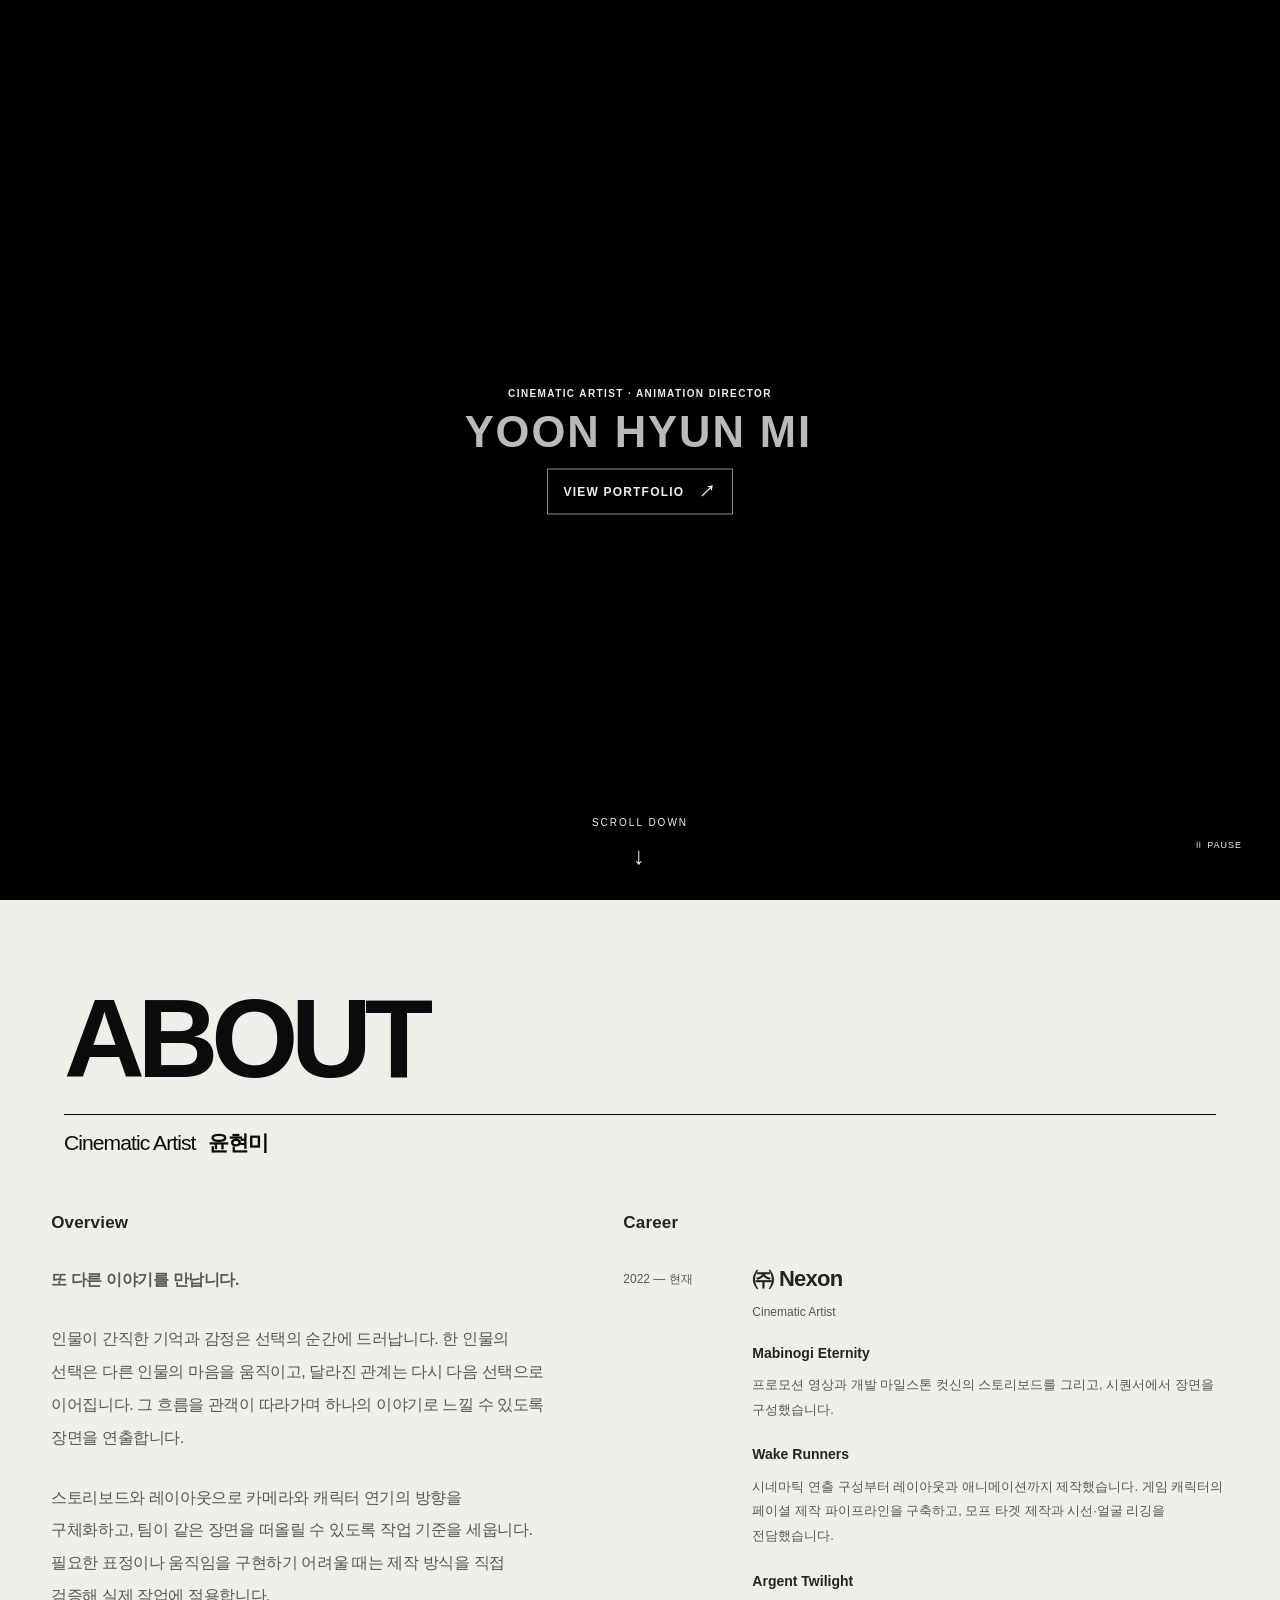
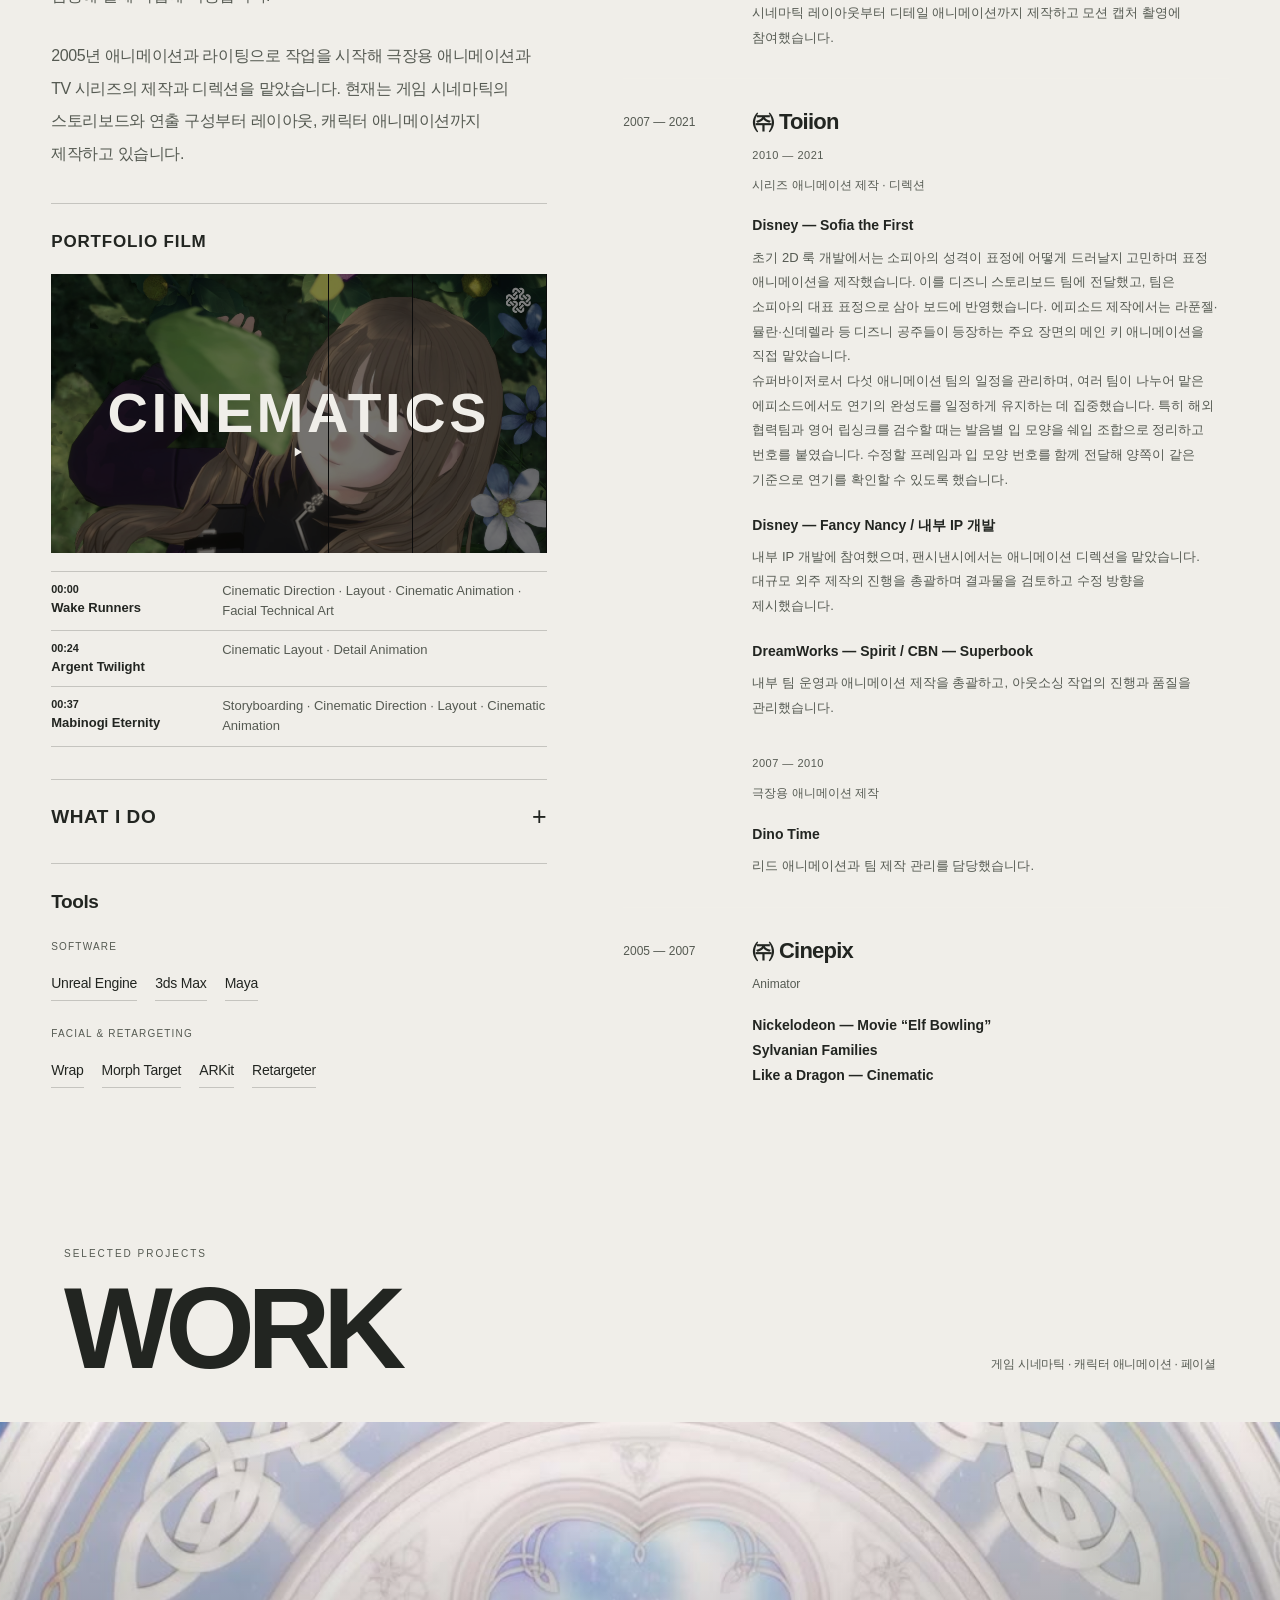
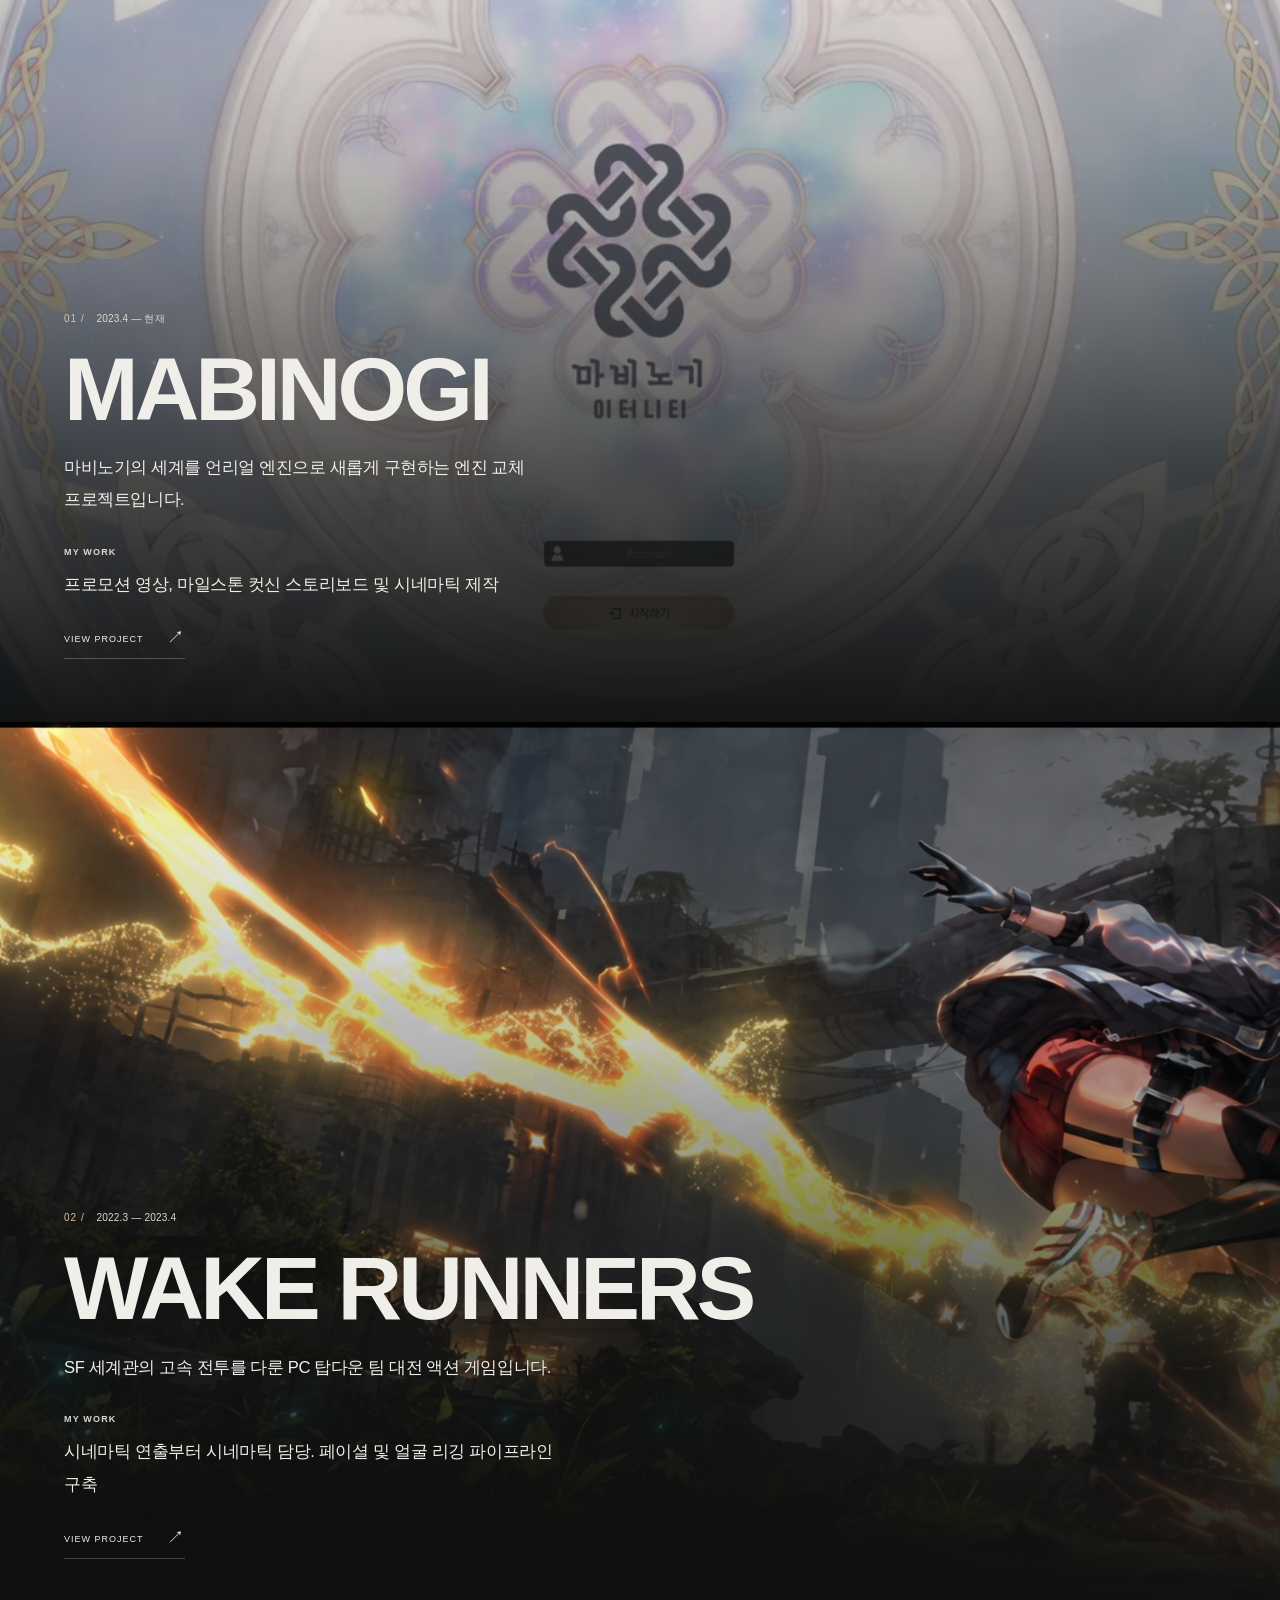
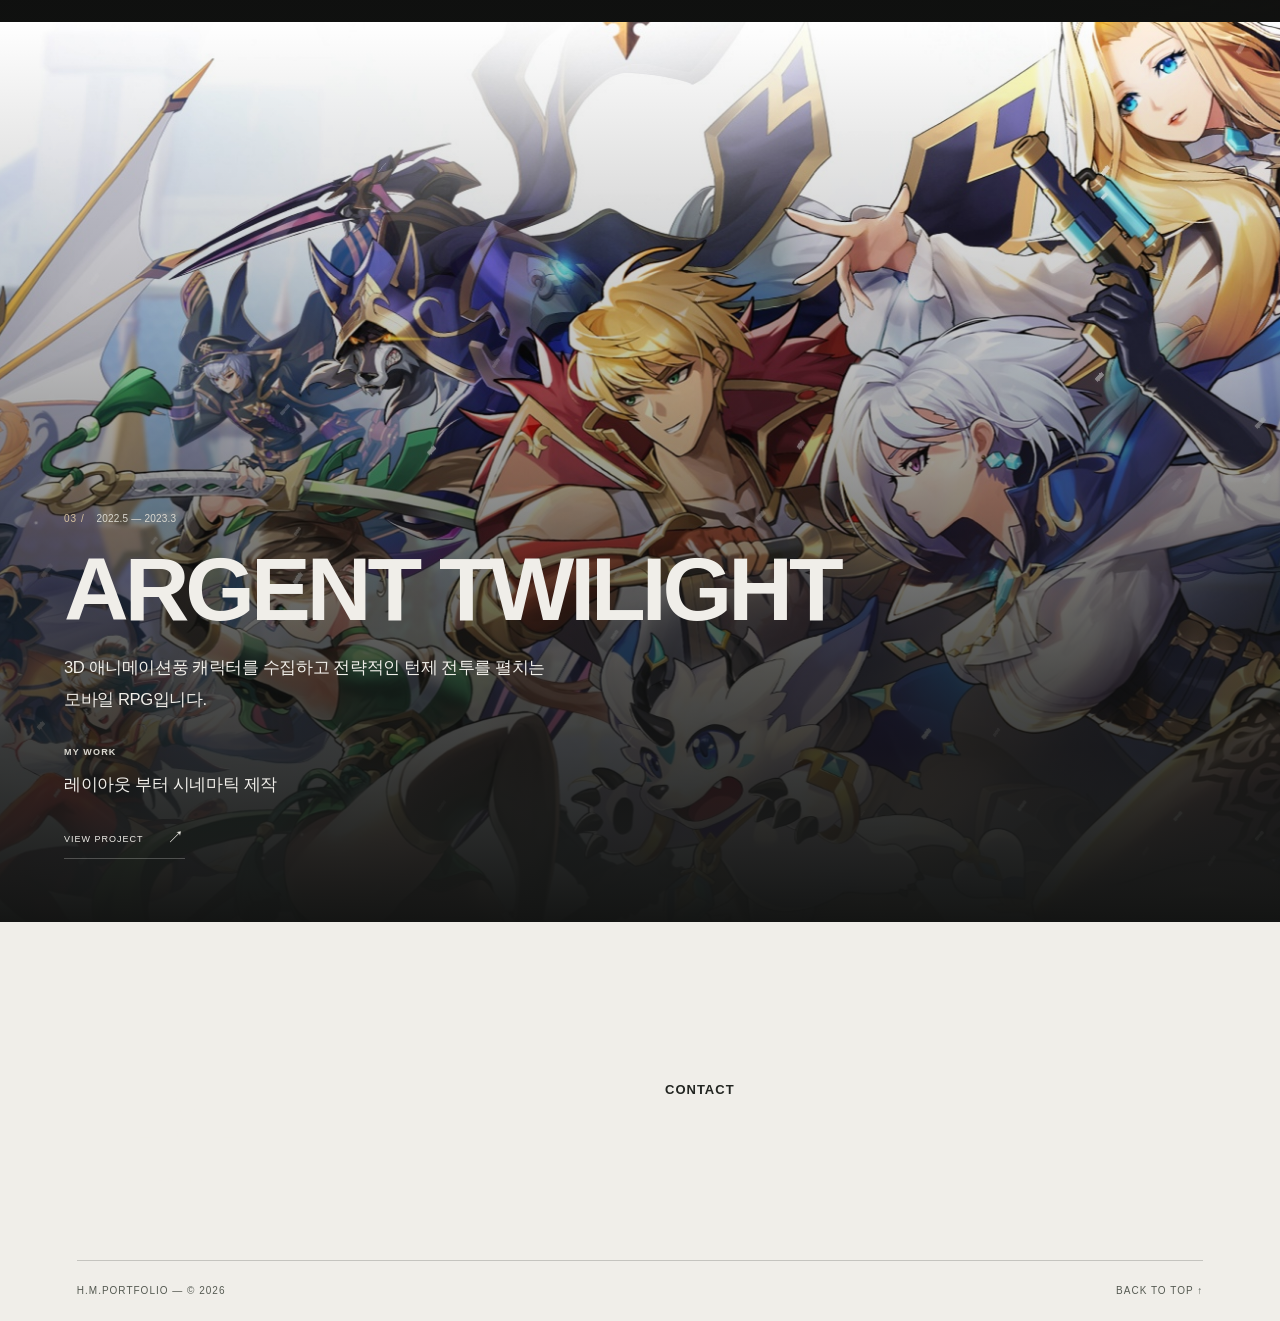
<file: index.html>
<!doctype html>
<html lang="ko"><head><meta charset="utf-8"><meta name="viewport" content="width=device-width,initial-scale=1"><meta name="description" content="H.M.Portfolio — 시네마틱 아티스트의 경력과 작품"><title>H.M.Portfolio — Cinematic Artist</title><link rel="stylesheet" href="style.css?v=landscape-1"></head>
<body class="home opening-finished hero-copy-visible">
<header class="site-header"><a class="brand" href="#top" aria-label="H.M.Portfolio 첫 화면"><span class="brand-main">H.M.</span><span class="brand-sub">PORTFOLIO</span></a><button class="menu-button" aria-expanded="false" aria-controls="site-menu" aria-label="메뉴 열기"><span></span><span></span></button><nav class="site-menu" id="site-menu" aria-label="주 메뉴"><a href="#works">WORK</a><a href="#about">ABOUT</a><a href="#contact">CONTACT</a></nav></header>
<main><section class="hero" id="top" aria-label="포트폴리오 영상"><video class="hero-video" muted loop playsinline preload="auto" poster="assets/hero-20261114-loop-poster.jpg" aria-label="포트폴리오 배경 영상"><source src="assets/hero-20261114-loop.mp4?v=1080p-1" type="video/mp4"></video><div class="hero-introduction">
<p class="hero-eyebrow">CINEMATIC ARTIST · ANIMATION DIRECTOR</p>
<h1 class="hero-title"><span class="hero-name hero-monogram">YOON HYUN MI</span></h1>
<div class="hero-links"><a href="portfolio.html" aria-label="단독 포트폴리오 영상 페이지 보기">VIEW PORTFOLIO <span aria-hidden="true">↗</span></a></div>
</div><a class="scroll" href="#about">SCROLL DOWN<span aria-hidden="true">↓</span></a><button class="video-toggle" type="button" aria-label="배경 영상 재생">PLAY</button></section>
<section class="home-about about-profile" id="about" aria-labelledby="profile-title">
<div class="profile-container">
<div class="profile-heading about-title-lockup"><h2 id="profile-title">ABOUT</h2><div class="profile-identity"><span><span lang="en">Cinematic Artist</span> <strong>윤현미</strong></span></div></div>
<div class="profile-grid">
<section class="profile-bio" id="profile-overview" aria-labelledby="profile-overview-title"><h3 id="profile-overview-title" class="profile-column-heading">Overview</h3><div class="profile-bio-copy"><p><strong>또 다른 이야기를 만납니다.</strong></p><p>인물이 간직한 기억과 감정은 선택의 순간에 드러납니다. 한 인물의 선택은 다른 인물의 마음을 움직이고, 달라진 관계는 다시 다음 선택으로 이어집니다. 그 흐름을 관객이 따라가며 하나의 이야기로 느낄 수 있도록 장면을 연출합니다.</p><p>스토리보드와 레이아웃으로 카메라와 캐릭터 연기의 방향을 구체화하고, 팀이 같은 장면을 떠올릴 수 있도록 작업 기준을 세웁니다. 필요한 표정이나 움직임을 구현하기 어려울 때는 제작 방식을 직접 검증해 실제 작업에 적용합니다.</p><p>2005년 애니메이션과 라이팅으로 작업을 시작해 극장용 애니메이션과 TV 시리즈의 제작과 디렉션을 맡았습니다. 현재는 게임 시네마틱의 스토리보드와 연출 구성부터 레이아웃, 캐릭터 애니메이션까지 제작하고 있습니다.</p></div>
<section class="profile-showreel" id="about-portfolio-film" aria-labelledby="about-portfolio-film-title"><h3 id="about-portfolio-film-title">PORTFOLIO FILM</h3><div class="resume-showreel profile-inline-film"><button class="resume-film-cover project-film-cover unified-film-cover" type="button" aria-controls="about-film-player" aria-label="포트폴리오 영상 재생"><img src="assets/mabi-production/media-event-frame-cover-v02.png" alt="나뭇잎 아래 눈을 감은 마비노기 캐릭터"><span class="project-film-title" aria-hidden="true">CINEMATICS</span><span class="film-play-mark" aria-hidden="true">▶</span></button><div class="resume-film-stage" hidden><iframe id="about-film-player" class="vimeo-film-player" title="윤현미 시네마틱·애니메이션 포트폴리오 영상" data-vimeo-src="https://player.vimeo.com/video/1246816019?autoplay=1&amp;dnt=1&amp;quality=1080p" allow="autoplay; fullscreen; picture-in-picture; encrypted-media" allowfullscreen></iframe></div></div><dl class="showreel-credits" aria-label="프로젝트별 담당 역할"><div><dt><small style="display:block;font-variant-numeric:tabular-nums">00:00</small>Wake Runners</dt><dd lang="en">Cinematic Direction · Layout · Cinematic Animation · Facial Technical Art</dd></div><div><dt><small style="display:block;font-variant-numeric:tabular-nums">00:24</small>Argent Twilight</dt><dd lang="en">Cinematic Layout · Detail Animation</dd></div><div><dt><small style="display:block;font-variant-numeric:tabular-nums">00:37</small>Mabinogi Eternity</dt><dd lang="en">Storyboarding · Cinematic Direction · Layout · Cinematic Animation</dd></div></dl></section>
<details class="profile-whatido" id="profile-whatido"><summary><h3>WHAT I DO</h3><span class="whatido-toggle" aria-hidden="true">+</span></summary><div class="whatido-content">
<div class="whatido-item"><h4>Cinematic Direction</h4><p>애니메이션 디렉션과 아웃소싱 관리, 유관 부서 협업 경험을 바탕으로 작업 범위를 정리하고 시네마틱 제작 공수를 산정합니다.<br>콘셉트와 스토리보드로 장면의 방향을 설정하고, 애니메틱과 레이아웃을 통해 카메라 구도·컷의 길이·캐릭터 연기의 흐름을 구체화합니다.</p></div>

<div class="whatido-item"><h4>Unreal Cinematics</h4><p>시퀀서를 중심으로 캐릭터·카메라·표정을 구성하고, 라이팅과 포스트 프로세스를 조정합니다. 컷신과 인게임 플레이 간 전환을 구성합니다.</p></div>
<div class="whatido-item"><h4>Facial Technical Art</h4><p>캐릭터별 모프 타겟을 제작하고 얼굴을 리깅하며, 표정 전달 공정을 구성합니다. ARKit 표정 매핑과 시퀀서 제어를 활용하고, 눈꺼풀·입술·턱의 형태와 립싱크를 확인합니다.</p></div>

<div class="whatido-item"><h4>Pipeline R&amp;D</h4><p>스토리보드와 가이드 음성 제작에 AI 보조 도구를 적용했습니다. 기존 제작 경험을 바탕으로 반복 공정을 자동화하고 페이셜 제작과 엔진 연동 방식을 개선하고 있습니다.</p></div>
<div class="whatido-item"><h4>Leadership</h4><p>팀의 제작 일정을 조율하고, 반복 작업으로 시간이 지체되는 공정을 찾아 제작 도구를 개선합니다.</p></div>
</div></details>
<section class="profile-tool-strip" id="profile-tools" aria-labelledby="profile-tools-title"><div class="profile-tools-heading"><h3 id="profile-tools-title">Tools</h3></div><div class="profile-tool-columns"><div class="profile-tool-group"><h4>SOFTWARE</h4><ul><li>Unreal Engine</li><li>3ds Max</li><li>Maya</li></ul></div><div class="profile-tool-group"><h4>FACIAL &amp; RETARGETING</h4><ul><li>Wrap</li><li>Morph Target</li><li>ARKit</li><li>Retargeter</li></ul></div></div></section>
</section>
<section class="profile-career profile-career-column" id="profile-career" aria-labelledby="profile-career-title"><h3 id="profile-career-title" class="profile-column-heading">Career</h3><div class="career-cards"><article class="career-entry"><div class="career-date">2022 — 현재</div><div><h3>㈜ Nexon</h3><div class="career-role">Cinematic Artist</div><div class="career-project"><h4>Mabinogi Eternity</h4><p>프로모션 영상과 개발 마일스톤 컷신의 스토리보드를 그리고, 시퀀서에서 장면을 구성했습니다.</p></div><div class="career-project"><h4>Wake Runners</h4><p>시네마틱 연출 구성부터 레이아웃과 애니메이션까지 제작했습니다. 게임 캐릭터의 페이셜 제작 파이프라인을 구축하고, 모프 타겟 제작과 시선·얼굴 리깅을 전담했습니다.</p></div><div class="career-project"><h4>Argent Twilight</h4><p>시네마틱 레이아웃부터 디테일 애니메이션까지 제작하고 모션 캡처 촬영에 참여했습니다.</p></div></div></article>
<article class="career-entry"><div class="career-date">2007 — 2021</div><div><h3>㈜ Toiion</h3><section class="career-position"><div class="career-role"><span class="career-position-date">2010 — 2021</span> 시리즈 애니메이션 제작 · 디렉션</div><div class="career-project"><h4>Disney — Sofia the First</h4><p>초기 2D 룩 개발에서는 소피아의 성격이 표정에 어떻게 드러날지 고민하며 표정 애니메이션을 제작했습니다. 이를 디즈니 스토리보드 팀에 전달했고, 팀은 소피아의 대표 표정으로 삼아 보드에 반영했습니다. 에피소드 제작에서는 라푼젤·뮬란·신데렐라 등 디즈니 공주들이 등장하는 주요 장면의 메인 키 애니메이션을 직접 맡았습니다.</p><p>슈퍼바이저로서 다섯 애니메이션 팀의 일정을 관리하며, 여러 팀이 나누어 맡은 에피소드에서도 연기의 완성도를 일정하게 유지하는 데 집중했습니다. 특히 해외 협력팀과 영어 립싱크를 검수할 때는 발음별 입 모양을 쉐입 조합으로 정리하고 번호를 붙였습니다. 수정할 프레임과 입 모양 번호를 함께 전달해 양쪽이 같은 기준으로 연기를 확인할 수 있도록 했습니다.</p></div><div class="career-project"><h4>Disney — Fancy Nancy / 내부 IP 개발</h4><p>내부 IP 개발에 참여했으며, 팬시낸시에서는 애니메이션 디렉션을 맡았습니다. 대규모 외주 제작의 진행을 총괄하며 결과물을 검토하고 수정 방향을 제시했습니다.</p></div><div class="career-project"><h4>DreamWorks — Spirit / CBN — Superbook</h4><p>내부 팀 운영과 애니메이션 제작을 총괄하고, 아웃소싱 작업의 진행과 품질을 관리했습니다.</p></div></section><section class="career-position"><div class="career-role"><span class="career-position-date">2007 — 2010</span>극장용 애니메이션 제작</div><div class="career-project"><h4>Dino Time</h4><p>리드 애니메이션과 팀 제작 관리를 담당했습니다.</p></div></section></div></article>
<article class="career-entry"><div class="career-date">2005 — 2007</div><div><h3>㈜ Cinepix</h3><div class="career-role">Animator</div><div class="career-project"><h4>Nickelodeon — Movie “Elf Bowling”<br>Sylvanian Families<br>Like a Dragon — Cinematic</h4></div></div></article></div></section>
</div>

</div>
</section>
<section class="works work-collection" id="works" aria-labelledby="work-title"><div class="work-container"><div class="work-heading"><div><p class="work-kicker">SELECTED PROJECTS</p><h2 id="work-title">WORK</h2></div><p class="work-intro">게임 시네마틱 · 캐릭터 애니메이션 · 페이셜</p></div><div class="project-feature-list">
<article class="project-feature" id="mabi-card"><a class="project-feature-link" href="mabinogi.html" aria-labelledby="mabi-card-title" aria-describedby="mabi-card-game mabi-card-work">
<div class="project-feature-media"><video class="cover-video" src="assets/mabinogi-login-loop-v02.mp4" poster="assets/mabinogi-login-loop-v02-poster.jpg" autoplay muted loop playsinline preload="metadata" aria-hidden="true" tabindex="-1"></video></div>
<div class="project-feature-copy"><p class="project-feature-index">01 / <span>2023.4 — 현재</span></p><h3 class="project-feature-title" id="mabi-card-title">MABINOGI</h3><p class="project-feature-game" id="mabi-card-game">마비노기의 세계를 언리얼 엔진으로 새롭게 구현하는 엔진 교체 프로젝트입니다.</p><div class="project-feature-work"><span>MY WORK</span><p id="mabi-card-work">프로모션 영상, 마일스톤 컷신 스토리보드 및 시네마틱 제작</p></div><span class="project-feature-open">VIEW PROJECT <span aria-hidden="true">↗</span></span></div>
</a></article>
<article class="project-feature" id="wake-card"><a class="project-feature-link" href="wake-runners.html" aria-labelledby="wake-card-title" aria-describedby="wake-card-game wake-card-work">
<div class="project-feature-media"><video class="cover-video" src="assets/wake-gold-loop-v01.mp4" poster="assets/wake-gold-loop-v01-poster.jpg" autoplay muted loop playsinline preload="metadata" aria-hidden="true" tabindex="-1"></video></div>
<div class="project-feature-copy"><p class="project-feature-index">02 / <span>2022.3 — 2023.4</span></p><h3 class="project-feature-title" id="wake-card-title">WAKE RUNNERS</h3><p class="project-feature-game" id="wake-card-game">SF 세계관의 고속 전투를 다룬 PC 탑다운 팀 대전 액션 게임입니다.</p><div class="project-feature-work"><span>MY WORK</span><p id="wake-card-work">시네마틱 연출부터 시네마틱 담당.  페이셜 및 얼굴 리깅 파이프라인 구축</p></div><span class="project-feature-open">VIEW PROJECT <span aria-hidden="true">↗</span></span></div>
</a></article>
<article class="project-feature" id="argent-card"><a class="project-feature-link" href="argent-twilight.html" aria-labelledby="argent-card-title" aria-describedby="argent-card-game argent-card-work">
<div class="project-feature-media"><video class="cover-video" src="assets/argent-production/argent-sparkle-loop-v03.mp4" poster="assets/argent-production/argent-white-particles-poster-v02.jpg" autoplay muted loop playsinline preload="metadata" aria-hidden="true" tabindex="-1"></video></div>
<div class="project-feature-copy"><p class="project-feature-index">03 / <span>2022.5 — 2023.3</span></p><h3 class="project-feature-title" id="argent-card-title">ARGENT TWILIGHT</h3><p class="project-feature-game" id="argent-card-game">3D 애니메이션풍 캐릭터를 수집하고 전략적인 턴제 전투를 펼치는 모바일 RPG입니다.</p><div class="project-feature-work"><span>MY WORK</span><p id="argent-card-work">레이아웃 부터 시네마틱 제작</p></div><span class="project-feature-open">VIEW PROJECT <span aria-hidden="true">↗</span></span></div>
</a></article>
</div></div></section></main>
<footer class="contact" id="contact"><div class="footer-brand brand"><span class="brand-main">H.M.</span><span class="brand-sub">PORTFOLIO</span></div><div class="contact-block"><h2>CONTACT</h2></div><div class="footer-bottom"><span>H.M.PORTFOLIO — © 2026</span><a href="#top">BACK TO TOP ↑</a></div></footer><script src="main.js?v=work-fullscreen-1"></script><script src="reveal.js?v=about-stagger-v02"></script><script src="film-poster-tone.js?v=hover-v02"></script><script src="https://player.vimeo.com/api/player.js" defer></script><script src="resume.js?v=sound-on-2" defer></script><script src="video-guides.js"></script><script src="video-controls.js?v=autohide-v02"></script><script src="about-cover-reveal.js?v=4"></script></body></html>
</file>
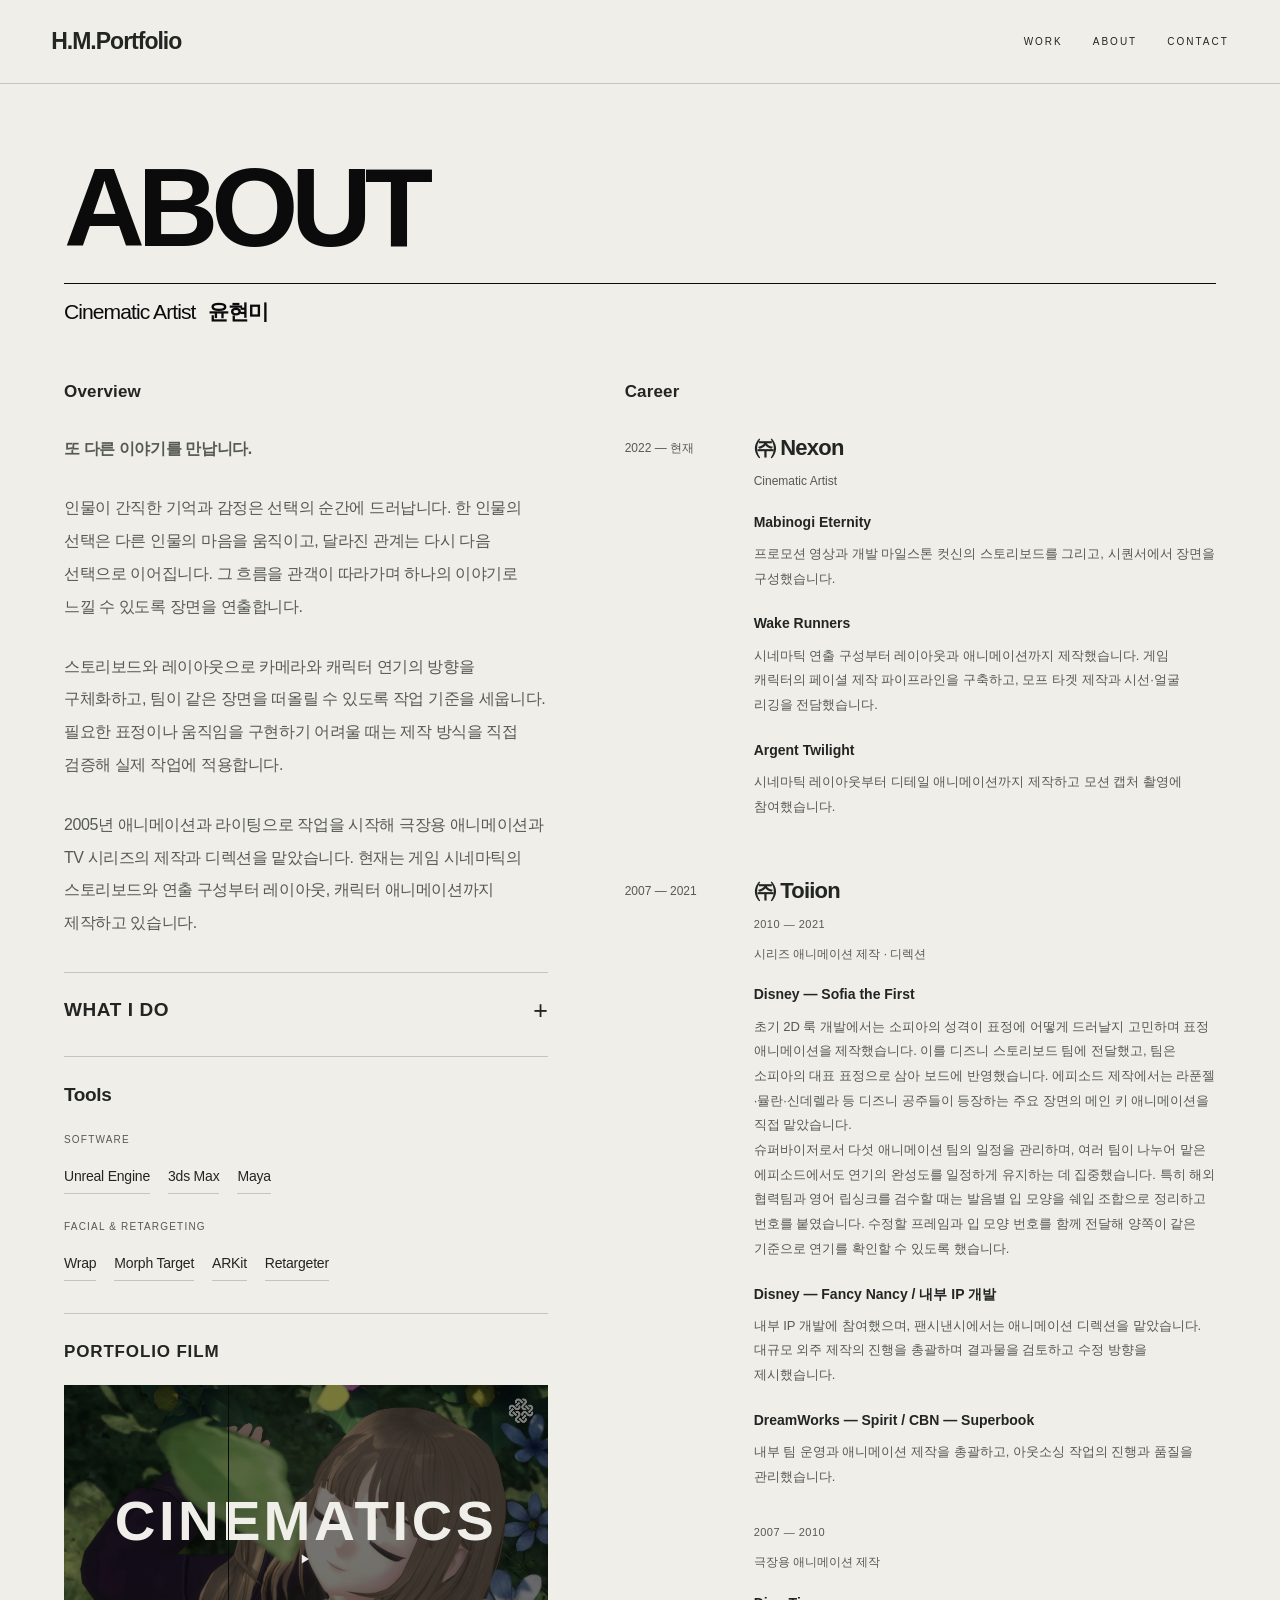
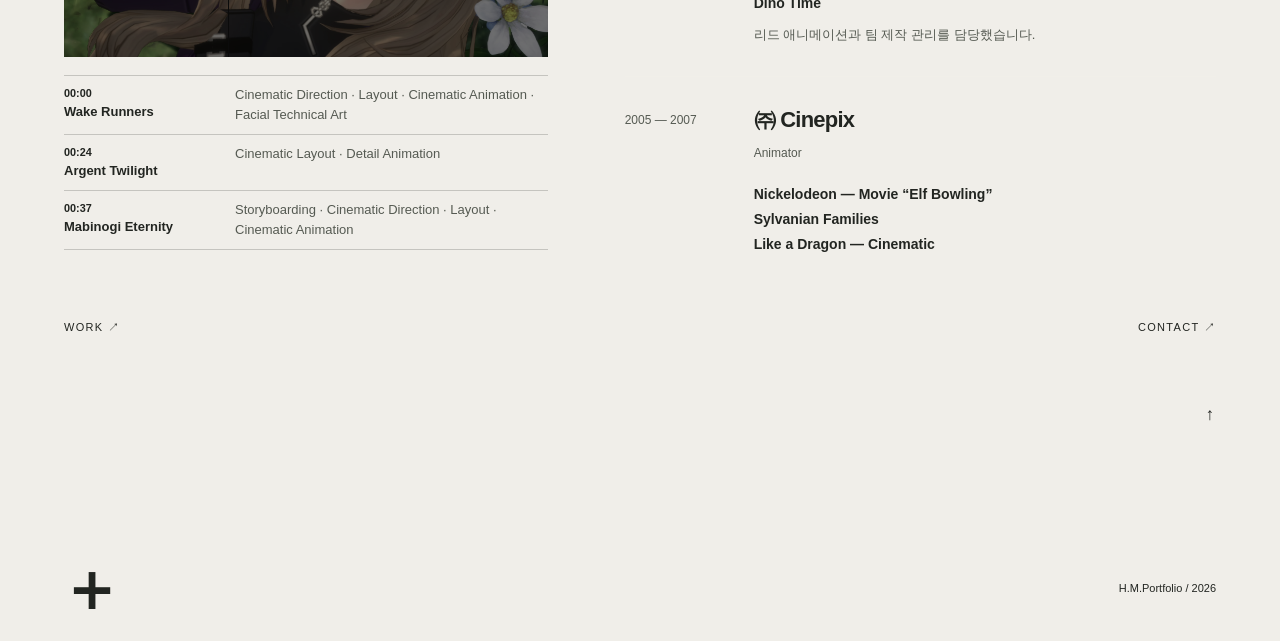
<file: about.html>
<!doctype html>
<html lang="ko">
<head><meta charset="utf-8"><meta name="viewport" content="width=device-width,initial-scale=1"><meta name="description" content="H.M.Portfolio — 게임 시네마틱, 캐릭터 애니메이션과 페이셜 제작 경력"><title>ABOUT | H.M.Portfolio</title><link rel="stylesheet" href="style.css?v=home-plus-1"></head>
<body id="page-top">
<header class="detail-header"><a class="logo" href="index.html">H.M.Portfolio</a><nav aria-label="주 메뉴"><a href="index.html#works">WORK</a><a href="about.html" aria-current="page">ABOUT</a><a href="index.html#contact">CONTACT</a></nav></header>
<main class="about-profile profile-page" id="about" aria-labelledby="profile-title">
<div class="profile-container">
<div class="profile-heading about-title-lockup"><h1 id="profile-title">ABOUT</h1><div class="profile-identity"><span><span lang="en">Cinematic Artist</span> <strong>윤현미</strong></span></div></div>
<div class="profile-grid">
<section class="profile-bio" id="profile-overview" aria-labelledby="profile-overview-title"><h3 id="profile-overview-title" class="profile-column-heading">Overview</h3><div class="profile-bio-copy"><p><strong>또 다른 이야기를 만납니다.</strong></p><p>인물이 간직한 기억과 감정은 선택의 순간에 드러납니다. 한 인물의 선택은 다른 인물의 마음을 움직이고, 달라진 관계는 다시 다음 선택으로 이어집니다. 그 흐름을 관객이 따라가며 하나의 이야기로 느낄 수 있도록 장면을 연출합니다.</p><p>스토리보드와 레이아웃으로 카메라와 캐릭터 연기의 방향을 구체화하고, 팀이 같은 장면을 떠올릴 수 있도록 작업 기준을 세웁니다. 필요한 표정이나 움직임을 구현하기 어려울 때는 제작 방식을 직접 검증해 실제 작업에 적용합니다.</p><p>2005년 애니메이션과 라이팅으로 작업을 시작해 극장용 애니메이션과 TV 시리즈의 제작과 디렉션을 맡았습니다. 현재는 게임 시네마틱의 스토리보드와 연출 구성부터 레이아웃, 캐릭터 애니메이션까지 제작하고 있습니다.</p></div>
<details class="profile-whatido" id="profile-whatido"><summary><h3>WHAT I DO</h3><span class="whatido-toggle" aria-hidden="true">+</span></summary><div class="whatido-content">
<div class="whatido-item"><h4>Cinematic Direction</h4><p>애니메이션 디렉션과 아웃소싱 관리, 유관 부서 협업 경험을 바탕으로 작업 범위를 정리하고 시네마틱 제작 공수를 산정합니다.<br>콘셉트와 스토리보드로 장면의 방향을 설정하고, 애니메틱과 레이아웃을 통해 카메라 구도·컷의 길이·캐릭터 연기의 흐름을 구체화합니다.</p></div>

<div class="whatido-item"><h4>Unreal Cinematics</h4><p>시퀀서를 중심으로 캐릭터·카메라·표정을 구성하고, 라이팅과 포스트 프로세스를 조정합니다. 컷신과 인게임 플레이 간 전환을 구성합니다.</p></div>
<div class="whatido-item"><h4>Facial Technical Art</h4><p>캐릭터별 모프 타겟을 제작하고 얼굴을 리깅하며, 표정 전달 공정을 구성합니다. ARKit 표정 매핑과 시퀀서 제어를 활용하고, 눈꺼풀·입술·턱의 형태와 립싱크를 확인합니다.</p></div>

<div class="whatido-item"><h4>Pipeline R&amp;D</h4><p>스토리보드와 가이드 음성 제작에 AI 보조 도구를 적용했습니다. 기존 제작 경험을 바탕으로 반복 공정을 자동화하고 페이셜 제작과 엔진 연동 방식을 개선하고 있습니다.</p></div>
<div class="whatido-item"><h4>Leadership</h4><p>팀의 제작 일정을 조율하고, 반복 작업으로 시간이 지체되는 공정을 찾아 제작 도구를 개선합니다.</p></div>
</div></details>
<section class="profile-tool-strip" id="profile-tools" aria-labelledby="profile-tools-title"><div class="profile-tools-heading"><h3 id="profile-tools-title">Tools</h3></div><div class="profile-tool-columns"><div class="profile-tool-group"><h4>SOFTWARE</h4><ul><li>Unreal Engine</li><li>3ds Max</li><li>Maya</li></ul></div><div class="profile-tool-group"><h4>FACIAL &amp; RETARGETING</h4><ul><li>Wrap</li><li>Morph Target</li><li>ARKit</li><li>Retargeter</li></ul></div></div></section>
<section class="profile-showreel" id="about-portfolio-film" aria-labelledby="about-portfolio-film-title"><h3 id="about-portfolio-film-title">PORTFOLIO FILM</h3><div class="resume-showreel profile-inline-film"><button class="resume-film-cover project-film-cover unified-film-cover" type="button" aria-controls="about-film-player" aria-label="포트폴리오 영상 재생"><img src="assets/mabi-production/media-event-frame-cover-v02.png" alt="나뭇잎 아래 눈을 감은 마비노기 캐릭터"><span class="project-film-title" aria-hidden="true">CINEMATICS</span><span class="film-play-mark" aria-hidden="true">▶</span></button><div class="resume-film-stage" hidden><iframe id="about-film-player" class="vimeo-film-player" title="윤현미 시네마틱·애니메이션 포트폴리오 영상" data-vimeo-src="https://player.vimeo.com/video/1246816019?autoplay=1&amp;dnt=1&amp;quality=1080p" allow="autoplay; fullscreen; picture-in-picture; encrypted-media" allowfullscreen></iframe></div></div><dl class="showreel-credits" aria-label="프로젝트별 담당 역할"><div><dt><small style="display:block;font-variant-numeric:tabular-nums">00:00</small>Wake Runners</dt><dd lang="en">Cinematic Direction · Layout · Cinematic Animation · Facial Technical Art</dd></div><div><dt><small style="display:block;font-variant-numeric:tabular-nums">00:24</small>Argent Twilight</dt><dd lang="en">Cinematic Layout · Detail Animation</dd></div><div><dt><small style="display:block;font-variant-numeric:tabular-nums">00:37</small>Mabinogi Eternity</dt><dd lang="en">Storyboarding · Cinematic Direction · Layout · Cinematic Animation</dd></div></dl></section>
</section>
<section class="profile-career profile-career-column" id="profile-career" aria-labelledby="profile-career-title"><h3 id="profile-career-title" class="profile-column-heading">Career</h3><div class="career-cards"><article class="career-entry"><div class="career-date">2022 — 현재</div><div><h3>㈜ Nexon</h3><div class="career-role">Cinematic Artist</div><div class="career-project"><h4>Mabinogi Eternity</h4><p>프로모션 영상과 개발 마일스톤 컷신의 스토리보드를 그리고, 시퀀서에서 장면을 구성했습니다.</p></div><div class="career-project"><h4>Wake Runners</h4><p>시네마틱 연출 구성부터 레이아웃과 애니메이션까지 제작했습니다. 게임 캐릭터의 페이셜 제작 파이프라인을 구축하고, 모프 타겟 제작과 시선·얼굴 리깅을 전담했습니다.</p></div><div class="career-project"><h4>Argent Twilight</h4><p>시네마틱 레이아웃부터 디테일 애니메이션까지 제작하고 모션 캡처 촬영에 참여했습니다.</p></div></div></article>
<article class="career-entry"><div class="career-date">2007 — 2021</div><div><h3>㈜ Toiion</h3><section class="career-position"><div class="career-role"><span class="career-position-date">2010 — 2021</span> 시리즈 애니메이션 제작 · 디렉션</div><div class="career-project"><h4>Disney — Sofia the First</h4><p>초기 2D 룩 개발에서는 소피아의 성격이 표정에 어떻게 드러날지 고민하며 표정 애니메이션을 제작했습니다. 이를 디즈니 스토리보드 팀에 전달했고, 팀은 소피아의 대표 표정으로 삼아 보드에 반영했습니다. 에피소드 제작에서는 라푼젤·뮬란·신데렐라 등 디즈니 공주들이 등장하는 주요 장면의 메인 키 애니메이션을 직접 맡았습니다.</p><p>슈퍼바이저로서 다섯 애니메이션 팀의 일정을 관리하며, 여러 팀이 나누어 맡은 에피소드에서도 연기의 완성도를 일정하게 유지하는 데 집중했습니다. 특히 해외 협력팀과 영어 립싱크를 검수할 때는 발음별 입 모양을 쉐입 조합으로 정리하고 번호를 붙였습니다. 수정할 프레임과 입 모양 번호를 함께 전달해 양쪽이 같은 기준으로 연기를 확인할 수 있도록 했습니다.</p></div><div class="career-project"><h4>Disney — Fancy Nancy / 내부 IP 개발</h4><p>내부 IP 개발에 참여했으며, 팬시낸시에서는 애니메이션 디렉션을 맡았습니다. 대규모 외주 제작의 진행을 총괄하며 결과물을 검토하고 수정 방향을 제시했습니다.</p></div><div class="career-project"><h4>DreamWorks — Spirit / CBN — Superbook</h4><p>내부 팀 운영과 애니메이션 제작을 총괄하고, 아웃소싱 작업의 진행과 품질을 관리했습니다.</p></div></section><section class="career-position"><div class="career-role"><span class="career-position-date">2007 — 2010</span>극장용 애니메이션 제작</div><div class="career-project"><h4>Dino Time</h4><p>리드 애니메이션과 팀 제작 관리를 담당했습니다.</p></div></section></div></article>
<article class="career-entry"><div class="career-date">2005 — 2007</div><div><h3>㈜ Cinepix</h3><div class="career-role">Animator</div><div class="career-project"><h4>Nickelodeon — Movie “Elf Bowling”<br>Sylvanian Families<br>Like a Dragon — Cinematic</h4></div></div></article></div></section>
</div>

</div>
<div class="profile-page-links"><a href="index.html#works">WORK ↗</a><a href="index.html#contact">CONTACT ↗</a></div><nav class="project-pagination about-top-navigation" aria-label="페이지 이동"><a class="page-top-link" href="#page-top" aria-label="페이지 맨 위로" title="Back to top"><span aria-hidden="true">↑</span></a></nav></main><footer class="detail-footer"><a class="footer-home" href="index.html" aria-label="홈으로 이동" title="홈으로 이동">+</a><span>H.M.Portfolio / 2026</span></footer><script src="reveal.js?v=about-stagger-v02"></script><script src="film-poster-tone.js?v=hover-v02"></script><script src="https://player.vimeo.com/api/player.js" defer></script><script src="resume.js?v=sound-on-2" defer></script><script src="video-guides.js"></script><script src="video-controls.js?v=autohide-v02"></script><script src="about-cover-reveal.js?v=4"></script></body></html>
</file>
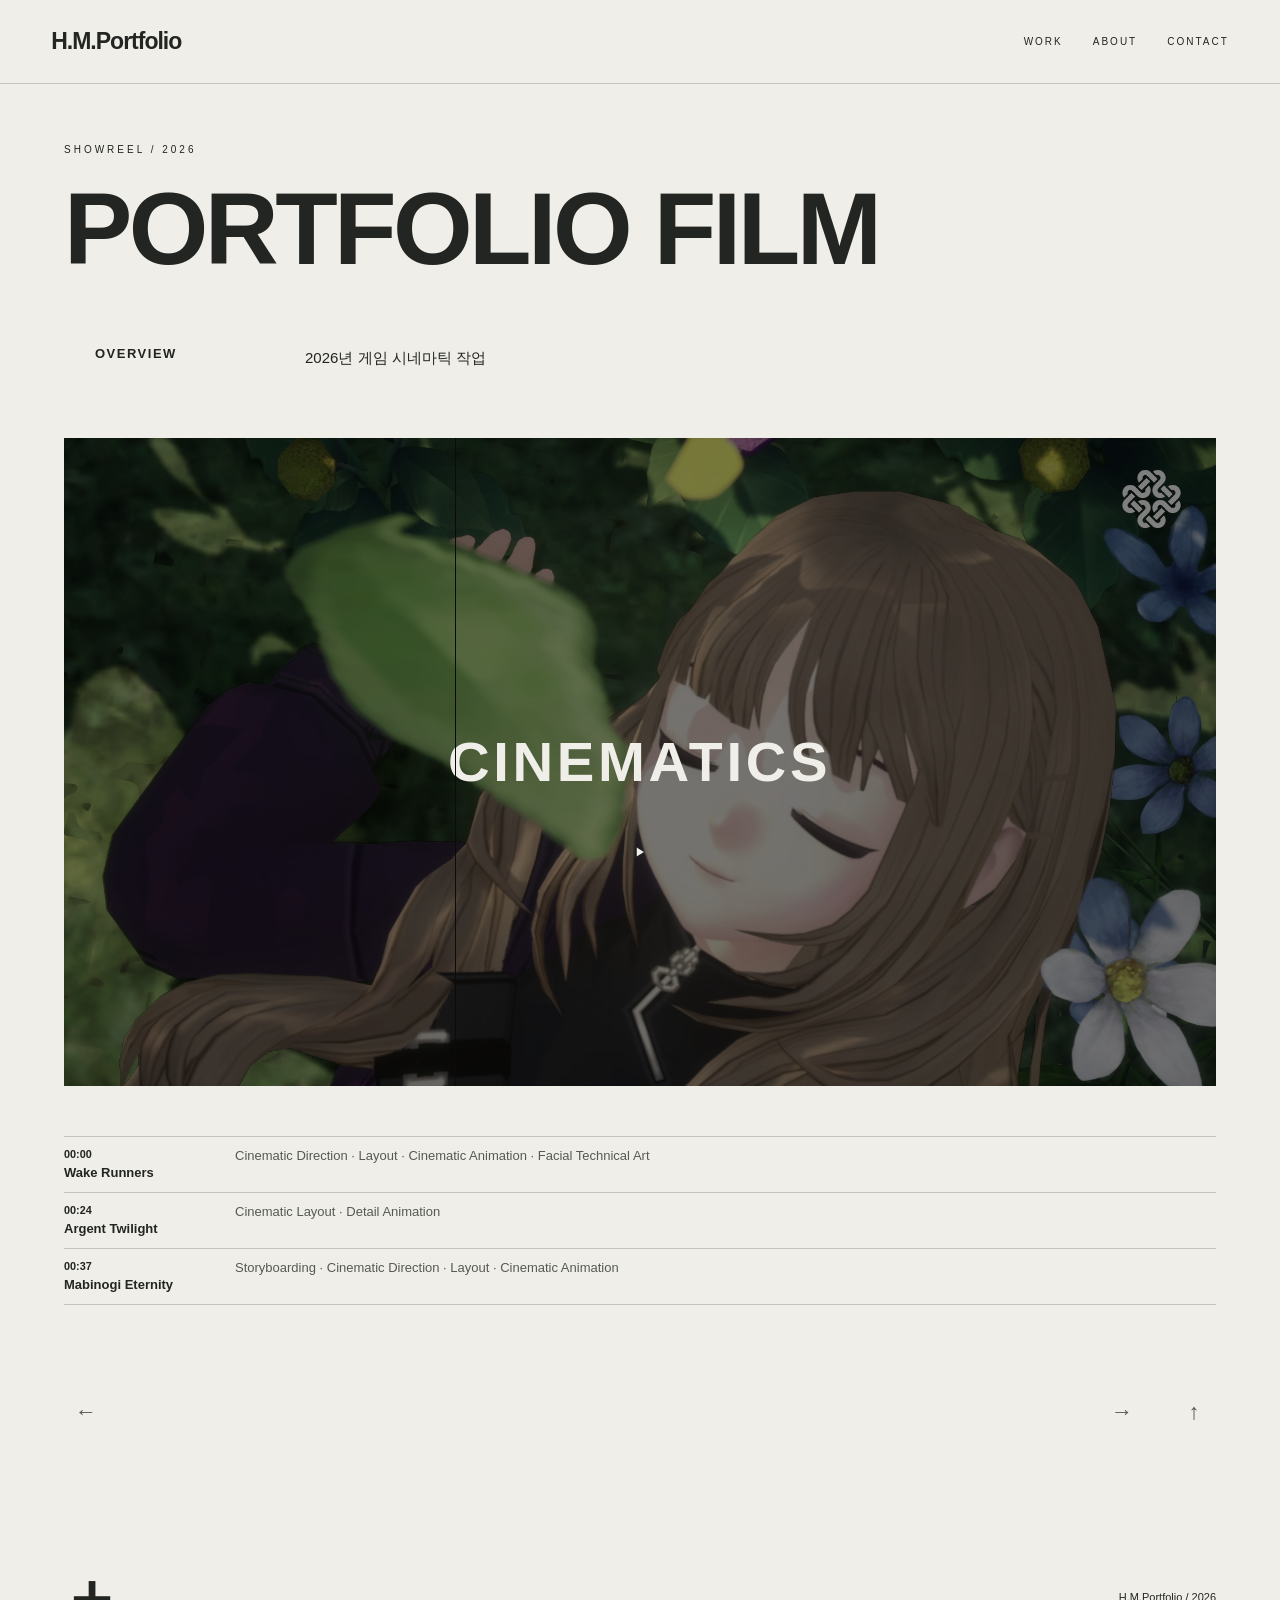
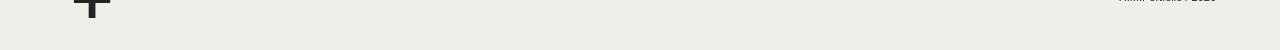
<file: portfolio.html>
<!doctype html>
<html lang="ko"><head><meta charset="utf-8"><meta name="viewport" content="width=device-width,initial-scale=1"><meta name="description" content="H.M.Portfolio — 시네마틱 연출과 제작"><title>PORTFOLIO FILM | H.M.Portfolio</title><link rel="stylesheet" href="style.css?v=home-plus-1"></head><body id="page-top" class="portfolio-film-page"><header class="detail-header"><a class="logo" href="index.html">H.M.Portfolio</a><nav><a href="index.html#works">WORK</a><a href="about.html">ABOUT</a><a href="index.html#contact">CONTACT</a></nav></header><main class="detail-main work-detail "><div class="eyebrow">SHOWREEL / 2026</div><h1 class="detail-title">PORTFOLIO FILM</h1><div class="detail-summary role-box"><h3 class="work-info-label">OVERVIEW</h3><div><p>2026년 게임 시네마틱 작업</p></div></div><section class="resume-showreel" aria-label="2026 최종 포트폴리오 영상"><button class="resume-film-cover project-film-cover unified-film-cover" type="button" aria-controls="resume-film-player" aria-label="2026 최종 포트폴리오 영상 재생"><img src="assets/mabi-production/media-event-frame-cover-v02.png" alt="나뭇잎 아래 눈을 감은 마비노기 캐릭터"><span class="project-film-title" aria-hidden="true">CINEMATICS</span><span class="film-play-mark" aria-hidden="true">▶</span></button><div class="resume-film-stage" hidden><iframe id="resume-film-player" class="vimeo-film-player" title="2026 최종 포트폴리오 영상" data-vimeo-src="https://player.vimeo.com/video/1246816019?autoplay=1&amp;dnt=1&amp;quality=1080p" allow="autoplay; fullscreen; picture-in-picture; encrypted-media" allowfullscreen></iframe></div><noscript><p><a href="https://vimeo.com/1246816019">영상 보기 ↗</a></p></noscript></section><dl class="showreel-credits" aria-label="프로젝트별 담당 역할"><div><dt><small style="display:block;font-variant-numeric:tabular-nums">00:00</small>Wake Runners</dt><dd lang="en">Cinematic Direction · Layout · Cinematic Animation · Facial Technical Art</dd></div><div><dt><small style="display:block;font-variant-numeric:tabular-nums">00:24</small>Argent Twilight</dt><dd lang="en">Cinematic Layout · Detail Animation</dd></div><div><dt><small style="display:block;font-variant-numeric:tabular-nums">00:37</small>Mabinogi Eternity</dt><dd lang="en">Storyboarding · Cinematic Direction · Layout · Cinematic Animation</dd></div></dl><nav class="project-pagination" aria-label="페이지 이동"><a href="about.html" rel="prev" aria-label="이전 페이지: 이력서" title="이전 페이지"><span aria-hidden="true">←</span></a><a href="mabinogi.html" rel="next" aria-label="다음 페이지: 마비노기" title="다음 페이지"><span aria-hidden="true">→</span></a><a class="page-top-link" href="#page-top" aria-label="페이지 맨 위로" title="Back to top"><span aria-hidden="true">↑</span></a></nav></main><footer class="detail-footer"><a class="footer-home" href="index.html" aria-label="홈으로 이동" title="홈으로 이동">+</a><span>H.M.Portfolio / 2026</span></footer><script src="https://player.vimeo.com/api/player.js" defer></script><script src="resume.js?v=sound-on-2" defer></script><script src="video-guides.js"></script><script src="video-controls.js?v=autohide-v02"></script><script src="film-poster-tone.js?v=hover-v02"></script><script src="about-cover-reveal.js?v=4"></script></body></html>
</file>
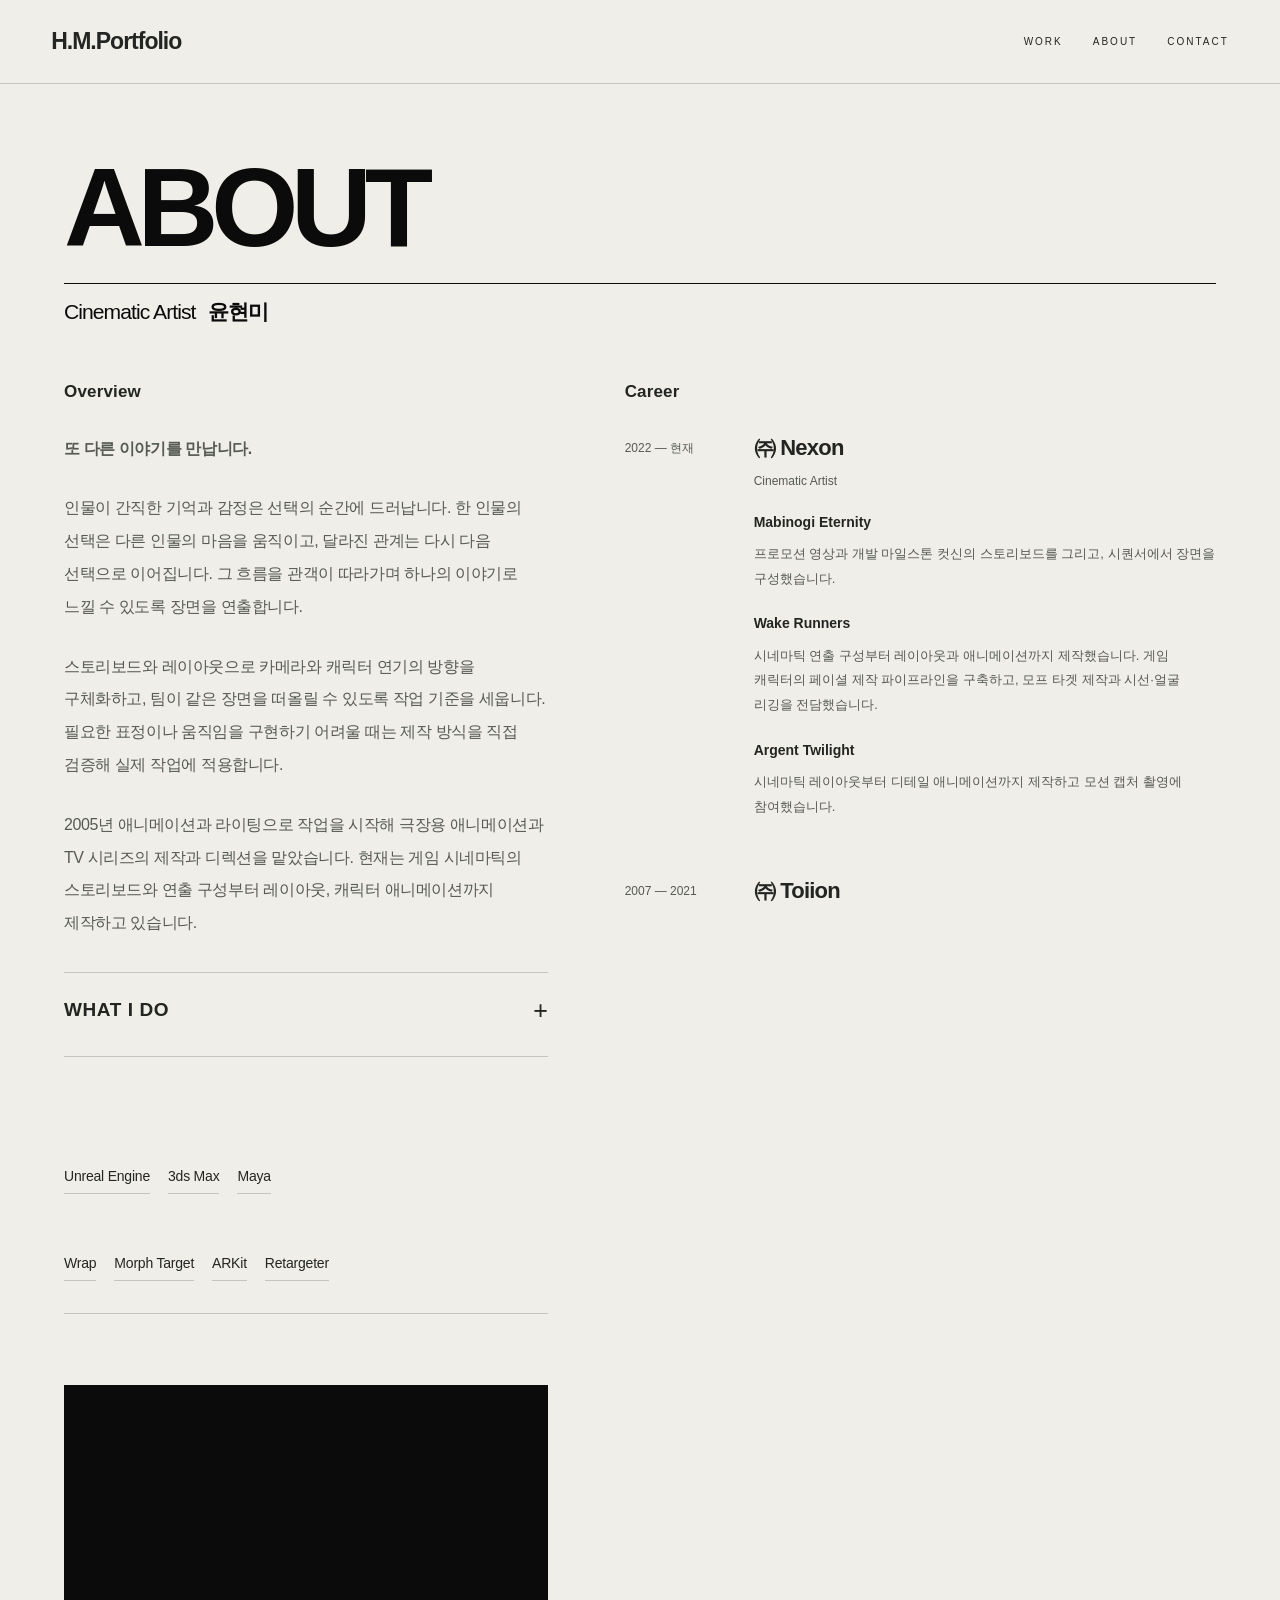
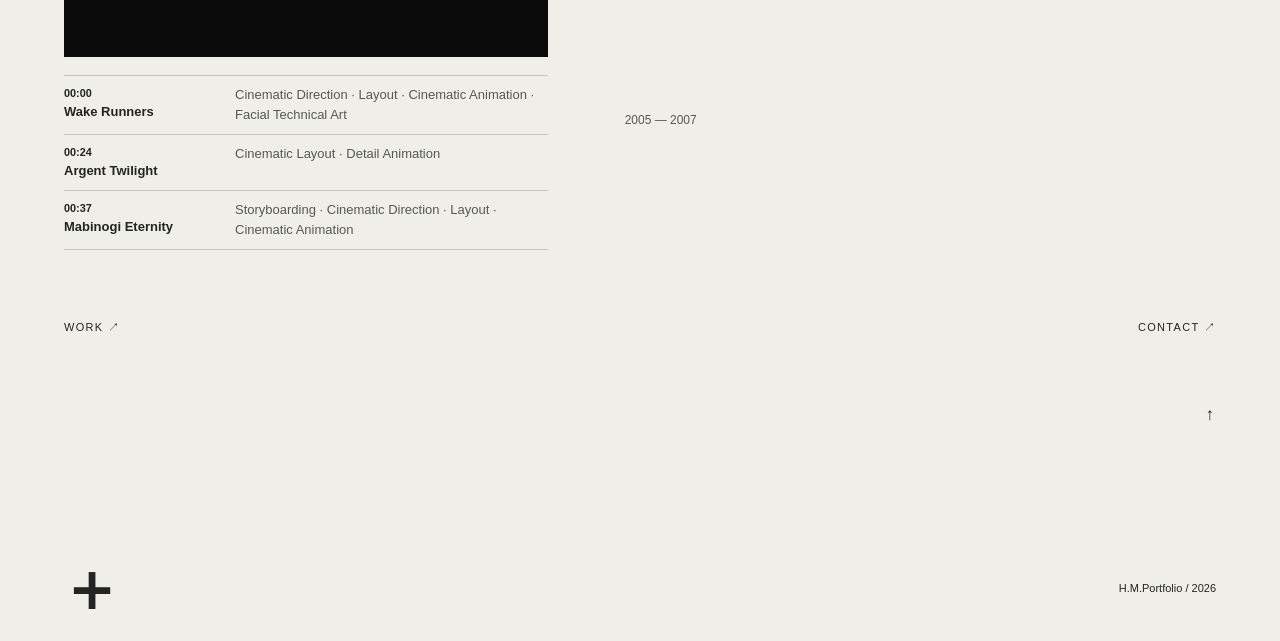
<file: resume.html>
<!doctype html>
<html lang="ko"><head><meta charset="utf-8"><meta name="viewport" content="width=device-width,initial-scale=1"><meta http-equiv="refresh" content="0;url=about.html"><title>ABOUT | H.M.Portfolio</title><link rel="stylesheet" href="style.css?v=cloud-dancer-1"></head><body><main class="detail-main"><h1 class="detail-title">ABOUT</h1><p><a href="about.html">소개 페이지로 이동 ↗</a></p></main></body></html>
</file>
<file: style.css>
:root{--cloud-dancer:#f0eee9;--bg:#101110;--ink:var(--cloud-dancer);--muted:#a4a49d;--line:#f0eee924}*{box-sizing:border-box}html{scroll-behavior:smooth;scroll-padding-top:90px}body{margin:0;background:var(--bg);color:var(--ink);font-family:Helvetica,Arial,'Malgun Gothic',sans-serif}a{color:inherit;text-decoration:none}button{font:inherit;cursor:pointer}a:focus-visible,button:focus-visible{outline:3px solid #e6d2a4;outline-offset:6px}header{position:absolute;top:0;left:0;width:100%;padding:28px 4%;display:flex;justify-content:space-between;align-items:center;z-index:5}header .logo{font-size:24px;font-weight:800;letter-spacing:-1px}nav{display:flex;gap:30px;font-size:10px;letter-spacing:2px}nav a:hover{opacity:.6}.hero{height:100svh;min-height:520px;position:relative;overflow:hidden;display:grid;place-items:center;background:#171b19}.hero-video{position:absolute;width:100%;height:100%;object-fit:cover;object-position:center}.hero:after{content:'';position:absolute;inset:0;background:linear-gradient(180deg,#0005,#0002 45%,#0009);pointer-events:none}.hero-copy{position:relative;z-index:1;text-align:center;pointer-events:none}.eyebrow{font-size:10px;letter-spacing:3px;text-transform:uppercase}h1{font-size:clamp(58px,12vw,185px);font-weight:700;letter-spacing:-.07em;line-height:1;margin:24px 0}.hero-copy p{font-size:12px;letter-spacing:3px}.scroll{position:absolute;bottom:36px;left:50%;transform:translateX(-50%);z-index:2;display:flex;align-items:center;gap:20px;font-size:10px;letter-spacing:3px;white-space:nowrap}.scroll span{font-size:29px}.video-toggle{position:absolute;right:4%;bottom:36px;z-index:2;border:1px solid #f0eee966;color:#f0eee9;background:#0003;border-radius:30px;min-height:42px;padding:10px 17px;font-size:10px;letter-spacing:1px}.works{padding:74px 4% 24px}.section-heading{display:flex;justify-content:space-between;align-items:end;margin-bottom:32px;gap:30px}.section-heading h2{font-size:clamp(30px,4vw,55px);letter-spacing:-2px;margin:12px 0 0;line-height:1.1}.section-heading p{font-size:12px;color:var(--muted);line-height:1.8;margin:0}.cards{display:grid;grid-template-columns:repeat(3,minmax(0,1fr));gap:32px 22px}.card{display:block;min-width:0}.card-image{position:relative;aspect-ratio:16/10;overflow:hidden;background:#262b28}.card-image img{width:100%;height:100%;object-fit:cover;display:block;transition:transform .7s,filter .7s;filter:brightness(.87)}.card:hover img{transform:scale(1.045);filter:brightness(1)}.card .arrow{position:absolute;right:15px;bottom:15px;width:39px;height:39px;border:1px solid #f0eee988;border-radius:50%;display:grid;place-items:center;background:#0002;transition:background .3s,color .3s}.card:hover .arrow{background:#f0eee9;color:#111}.card-meta{display:flex;justify-content:space-between;align-items:start;padding-top:16px;gap:10px}.card h3{font-size:23px;letter-spacing:-.6px;margin:0 0 7px;font-weight:500}.card small{font-size:9px;letter-spacing:2px;color:var(--muted)}.card-num{font-size:10px;color:var(--muted);padding-top:6px}.resume-art{background:#cdcec2;color:#202920;display:flex;align-items:end;padding:25px;position:relative}.resume-monogram{position:absolute;right:27px;top:-10px;font-size:190px;line-height:1.2;letter-spacing:-24px;font-weight:700;opacity:.14}.resume-art strong{font-size:33px;letter-spacing:-1px;line-height:1.1;position:relative}.resume-art .arrow{border-color:#20292066}.lab-art img{filter:brightness(.65) grayscale(1)}.contact{padding:100px 4% 28px}.contact h2{font-size:clamp(48px,8vw,120px);letter-spacing:-.06em;margin:22px 0 30px;font-weight:500}.contact-info{display:flex;gap:38px;color:#c6c6be;font-size:16px;flex-wrap:wrap}.footer-bottom{border-top:1px solid var(--line);padding-top:24px;margin-top:80px;display:flex;justify-content:space-between;font-size:10px;letter-spacing:1px;color:var(--muted)}.detail-header{position:relative;border-bottom:1px solid var(--line)}.detail-main{max-width:1400px;margin:auto;padding:60px 5% 90px}.back{font-size:11px;letter-spacing:1px;display:inline-block;margin-bottom:45px;color:var(--muted)}.detail-title{font-size:clamp(50px,8vw,115px);letter-spacing:-.055em;font-weight:500;line-height:1.05;margin:20px 0 30px}.detail-media{width:100%;display:block;margin:35px 0;max-height:78svh;object-fit:contain;background:#080908}.detail-summary{display:grid;grid-template-columns:1fr 2fr;gap:40px;padding:35px 0;border-top:1px solid var(--line);margin-top:35px}.detail-summary h2{font-size:12px;letter-spacing:2px;font-weight:400;color:var(--muted)}.detail-summary p{line-height:2;font-size:16px;margin:0}.detail-summary ul{padding-left:20px;line-height:2;margin:0}.next-project{display:flex;justify-content:space-between;padding:28px 0;border-block:1px solid var(--line);margin-top:65px;font-size:20px}.career-intro{font-size:11px;letter-spacing:3px;color:var(--muted);margin:25px 0 40px}.career-entry{display:grid;grid-template-columns:180px 1fr;gap:30px;padding:38px 0;border-top:1px solid var(--line)}.career-date{font-size:15px;color:#c9c9b8;padding-top:5px}.career-entry h3{font-size:27px;margin:0 0 9px;letter-spacing:-.5px}.career-role{color:var(--muted);font-size:13px;margin-bottom:24px}.career-entry h4{font-size:17px;margin:25px 0 8px}.career-entry p{font-size:15px;margin:0;line-height:1.9}.career-entry ul{padding-left:20px;font-size:15px;line-height:2;color:#f0eee9}.note{color:var(--muted);font-size:12px;line-height:1.9}.detail-footer{padding:25px 5%;border-top:1px solid var(--line);font-size:11px;color:var(--muted);display:flex;justify-content:space-between}
@media(min-width:1700px){.works,.contact{padding-left:7%;padding-right:7%}}@media(max-width:1000px){.cards{grid-template-columns:repeat(2,minmax(0,1fr))}}@media(max-width:600px){header{padding:24px 6%}nav{gap:14px;font-size:9px}.hero{min-height:560px}.hero-copy p{font-size:10px;letter-spacing:1px}.video-toggle{bottom:90px;right:6%}.works{padding:50px 6% 0}.section-heading{display:block}.section-heading p{margin-top:18px}.cards{grid-template-columns:1fr;gap:30px}.card-image{aspect-ratio:16/9}.card h3{font-size:23px}.contact{padding:80px 6% 25px}.footer-bottom{gap:20px;font-size:9px}.detail-main{padding:40px 6% 60px}.detail-summary,.career-entry{grid-template-columns:1fr;gap:14px}.detail-title{font-size:49px}.back{margin-bottom:25px}.detail-header nav a:first-child{display:none}.next-project{font-size:17px}}
@media(prefers-reduced-motion:reduce){html{scroll-behavior:auto}.card-image img{transition:none}.card:hover img{transform:none}}

/* Unit-inspired home: opening / moving image / film index */
.home{background:#080808;color:#f0eee9}.home.intro-running{overflow:hidden}.brand{display:inline-flex;flex-direction:column;align-items:center;color:#f0eee9}.brand-main{display:block;font-weight:900;letter-spacing:-.095em;line-height:.85;margin:0;padding-right:.075em}.brand-sub{display:block;letter-spacing:.52em;text-indent:.52em;font-weight:400;line-height:1;margin-top:18px;font-size:12px}.opening{position:fixed;inset:0;background:#000;z-index:100;display:grid;place-items:center;pointer-events:none;transition:opacity .55s;opacity:1}.opening-logo{display:flex;flex-direction:column;align-items:center;animation:opening-out .35s 1.65s both}.opening-logo .brand-main{font-size:clamp(100px,17vw,220px);animation:logo-in 1s cubic-bezier(.16,1,.3,1) both}.opening-logo .brand-sub{font-size:clamp(10px,1.4vw,18px);animation:sub-in 1s .25s both}.home.opening-finished .opening{opacity:0;visibility:hidden;transition:opacity .55s,visibility 0s .55s}.site-header{position:fixed;inset:0 0 auto;display:flex;align-items:center;justify-content:space-between;padding:19px 4%;height:92px;background:#000f;border-bottom:1px solid #f0eee919;transform:translateY(-100%);opacity:0;transition:transform .4s,opacity .4s;z-index:20}.home.past-hero .site-header{transform:none;opacity:1}.site-header .brand-main{font-size:38px}.site-header .brand-sub{font-size:6px;margin-top:8px}.site-menu{display:flex;gap:28px}.site-menu a{font-size:10px;letter-spacing:1.5px}.menu-button{display:none;width:40px;height:40px;background:none;border:0;padding:8px;color:#f0eee9}.menu-button span{display:block;height:1px;background:currentColor;margin:7px 0}.home .hero{height:100svh;min-height:480px;background:#000;isolation:isolate}.home .hero:after{background:linear-gradient(180deg,#0001 50%,#0006)}.home .hero-video{opacity:0;transition:opacity 1.2s;filter:brightness(.88)}.home.video-visible .hero-video{opacity:1}.hero-brand{position:absolute;left:50%;top:50%;transform:translate(-50%,-50%);z-index:2;opacity:0;transition:opacity 1s}.opening-finished .hero-brand{opacity:1}.hero-brand .brand-main{font-size:clamp(85px,13vw,180px);letter-spacing:-.095em}.hero-brand .brand-sub{font-size:clamp(10px,1.3vw,18px);margin-top:24px}.home .scroll{bottom:30px;flex-direction:column;gap:14px;font-size:10px;letter-spacing:2px;opacity:0;transition:opacity .7s}.opening-finished .scroll{opacity:1}.home .scroll span{font-size:24px}.home .video-toggle{bottom:35px;right:28px;border:0;background:#0004;border-radius:0;font-size:9px;padding:10px;min-height:40px}.home .works{padding:0;background:#101010;background-image:radial-gradient(#f0eee904 .7px,transparent .7px);background-size:4px 4px;scroll-margin-top:90px}.category-nav{display:flex;justify-content:center;gap:clamp(20px,5vw,80px);padding:28px 4%;border-bottom:1px solid #f0eee915;background:#030303;position:sticky;top:92px;z-index:10}.category-nav a{color:#999;font-size:11px;letter-spacing:1px;font-weight:700;white-space:nowrap}.category-nav a:hover{color:#f0eee9}.films-list{max-width:1280px;padding:80px 32px 20px;margin:auto}.film{margin:0 0 80px;scroll-margin-top:185px}.film-image{position:relative;display:block;aspect-ratio:2.28;overflow:hidden;background:#171717}.film-image img{width:100%;height:100%;object-fit:cover;display:block;transition:transform 1.1s cubic-bezier(.2,.7,.2,1),filter .6s;filter:brightness(.86)}.film-image:after{content:'';position:absolute;inset:0;background:linear-gradient(transparent 40%,#0008);pointer-events:none}.film-image h2{position:absolute;z-index:2;bottom:-.08em;left:3%;right:3%;text-align:center;margin:0;font-size:clamp(32px,5.4vw,78px);font-weight:800;line-height:1.1;letter-spacing:.015em;text-transform:uppercase;text-shadow:0 2px 20px #0003}.film-credits{display:flex;justify-content:center;gap:32px;padding:30px 15px 0;flex-wrap:wrap}.film-credits span{font-size:11px;font-weight:700;line-height:1.7;border-bottom:1px solid #f0eee9;letter-spacing:.1px}.film-image:hover img{transform:scale(1.035);filter:brightness(1)}.view-label{position:absolute;inset:40% 0 auto;text-align:center;z-index:2;font-size:11px;letter-spacing:2px;opacity:0;transform:translateY(10px);transition:opacity .4s,transform .4s}.film-image:hover .view-label,.film-image:focus-visible .view-label{opacity:1;transform:none}.resume-cover img{filter:brightness(.55) saturate(.6)}.lab-cover img{filter:brightness(.6) grayscale(1)}.home .contact{background:#000;padding:75px 6% 25px;display:grid;grid-template-columns:1fr 1fr;gap:50px;min-height:300px;align-items:start}.footer-brand{justify-self:start}.footer-brand .brand-main{font-size:90px}.footer-brand .brand-sub{font-size:9px;margin-top:17px}.home .contact h2{font-size:13px;letter-spacing:1px;font-weight:700;margin:0 0 22px}.contact-block p{font-size:12px;color:#aaa;margin:12px 0}.home .footer-bottom{grid-column:1/-1;width:100%;margin-top:25px;font-size:10px}.detail-header{background:#050505}.detail-header .logo{font-size:23px}.detail-title{font-weight:700}.detail-footer{background:#050505}@keyframes logo-in{from{opacity:0;transform:translateY(22px) scale(.93);filter:blur(9px)}to{opacity:1;transform:none;filter:blur(0)}}@keyframes sub-in{from{opacity:0;letter-spacing:1em}to{opacity:1;letter-spacing:.52em}}@keyframes opening-out{to{opacity:0;transform:scale(1.035)}}
@media(min-width:1500px){.films-list{max-width:1420px;padding-inline:45px}}@media(max-width:700px){.site-header{height:76px;padding:14px 5%}.site-header .brand-main{font-size:32px}.site-header .brand-sub{font-size:5px}.category-nav{top:76px;gap:22px;justify-content:flex-start;overflow-x:auto;padding:24px 5%}.category-nav a{font-size:9px}.films-list{padding:45px 4% 5px}.film{margin-bottom:50px;scroll-margin-top:165px}.film-image{aspect-ratio:2.15}.film-image h2{font-size:clamp(26px,6vw,42px)}.film-credits{padding-top:22px;gap:20px}.film-credits span{font-size:9px}.menu-button{display:block}.site-menu{display:none;position:absolute;right:0;top:76px;background:#000;padding:30px;width:100%;border-bottom:1px solid #333;justify-content:center}.site-menu.is-open{display:flex}.home .contact{gap:30px;padding:60px 6% 25px}.footer-brand .brand-main{font-size:62px}.footer-brand .brand-sub{font-size:6px;margin-top:12px}.hero-brand .brand-sub{margin-top:18px}.home .video-toggle{bottom:26px;right:15px}.view-label{display:none}.home .works{scroll-margin-top:76px}}
@media(prefers-reduced-motion:reduce){.opening-logo,.opening-logo .brand-main,.opening-logo .brand-sub{animation:none}.opening{display:none}.home.intro-running{overflow:auto}.hero-brand,.home .scroll{opacity:1}.hero-video,.hero-brand,.film-image img{transition:none}.film-image:hover img{transform:none}}

/* Image covers: subdued before hover, clear on hover or keyboard focus. */
.home .film-image img{filter:brightness(.45) saturate(.65)}
.home .film-image:hover img,.home .film-image:focus-visible img{filter:brightness(1) saturate(1)}
.home .resume-cover img{object-fit:contain}
@media(prefers-reduced-motion:reduce){.home .film-image img{transition:none}}

/* Solid resume cover and Mabinogi motion cover. */
.home .resume-cover{background:#303030}
.home .resume-cover::after{background:none}
.home .film-image .cover-video{display:block;width:100%;height:100%;object-fit:cover;filter:brightness(.45) saturate(.65);transition:filter .6s}
.home .film-image:hover .cover-video,.home .film-image:focus-visible .cover-video{filter:brightness(1) saturate(1);transform:none}
@media(prefers-reduced-motion:reduce){.home .film-image .cover-video{transition:none}.home .film-image:hover .cover-video{transform:none}}

/* Lock the Mabinogi video to its cover; decoding and hover cannot resize it. */
.home #mabi-card .film-image{position:relative;aspect-ratio:2.28;contain:layout paint}
.home #mabi-card .cover-video{position:absolute;inset:0;width:100%;height:100%;max-width:100%;object-fit:cover;transform:none;animation:none;transition:filter .6s}
.home #mabi-card .film-image:hover .cover-video,.home #mabi-card .film-image:focus-visible .cover-video{transform:none}
@media(max-width:700px){.home #mabi-card .film-image{aspect-ratio:2.15}}
@media(prefers-reduced-motion:reduce){.home #mabi-card .cover-video{transition:none}}

/* Wake Runners loop occupies a fixed cover, without zoom or layout movement. */
.home #wake-card .film-image{position:relative;aspect-ratio:2.28;contain:layout paint}
.home #wake-card .cover-video{position:absolute;inset:0;width:100%;height:100%;object-fit:cover;transform:none;animation:none;transition:filter .6s}
.home #wake-card .film-image:hover .cover-video,.home #wake-card .film-image:focus-visible .cover-video{transform:none}
@media(max-width:700px){.home #wake-card .film-image{aspect-ratio:2.15}}
@media(prefers-reduced-motion:reduce){.home #wake-card .cover-video{transition:none}}

/* Original artwork at rest; dark overlay and centered project title on hover. */
.home .film-image img,.home .film-image .cover-video,
.home .film-image:hover img,.home .film-image:focus-visible img,
.home .film-image:hover .cover-video,.home .film-image:focus-visible .cover-video{filter:none;transform:none}
.home .film-image::after{background:rgba(0,0,0,.55);opacity:0;transition:opacity .4s;z-index:1}
.home .film-image:hover::after,.home .film-image:focus-visible::after{opacity:1}
.home .film-image h2{top:50%;bottom:auto;left:50%;right:auto;transform:translate(-50%,-50%);width:94%;margin:0;opacity:0;transition:opacity .4s;pointer-events:none;text-align:center;z-index:2}
.home .film-image:hover h2,.home .film-image:focus-visible h2{opacity:1}
.home .film-image .view-label{display:none}
@media(hover:none){.home .film-image h2{opacity:1}.home .film-image::after{opacity:.35}}
@media(prefers-reduced-motion:reduce){.home .film-image::after,.home .film-image h2{transition:none}}

.home .resume-cover img{object-fit:cover;object-position:center}

.resume-section-title{font-size:clamp(22px,3vw,38px);font-weight:700;letter-spacing:.015em;margin:35px 0 20px;line-height:1.1}.resume-showreel .detail-media{margin:0 0 50px}

/* RESUME showreel: low-key slate cover with a fading centered title. */
.resume-showreel{margin:35px 0 50px}
.resume-film-cover{position:relative;display:block;width:100%;aspect-ratio:16/9;padding:0;border:0;background:#080808;overflow:hidden;color:#f0eee9;cursor:pointer}
.resume-film-cover img{display:block;width:100%;height:100%;object-fit:cover;object-position:center;filter:brightness(.5) saturate(.65)}
.resume-film-caption{position:absolute;inset:0;display:flex;align-items:center;justify-content:center;font-size:clamp(32px,5.4vw,78px);font-weight:800;line-height:1.1;letter-spacing:.015em;text-align:center;padding:0 3%;opacity:1;transition:opacity .45s;text-shadow:0 2px 20px #0003}
.resume-film-cover:hover .resume-film-caption,.resume-film-cover:focus-visible .resume-film-caption{opacity:.3}
.resume-showreel .resume-film-player{margin:0;max-height:78svh}
.resume-showreel [hidden]{display:none!important}
@media(max-width:700px){.resume-film-caption{font-size:clamp(22px,6vw,42px)}}
@media(prefers-reduced-motion:reduce){.resume-film-caption{transition:none}}

/* A single, readable rectangular mail contact at the end of the resume. */
.resume-contact-card{display:grid;grid-template-columns:1fr auto;gap:18px 35px;align-items:end;margin-top:65px;padding:36px 42px 40px;background:#f0eee9;color:#171916;border:1px solid #f0eee9;border-radius:0;transition:background .25s,border-color .25s}
.resume-contact-label{grid-column:1/-1;font-size:10px;font-weight:700;letter-spacing:2px;color:#55584e}
.resume-contact-name{font-size:clamp(40px,5vw,68px);font-weight:700;line-height:1;letter-spacing:-.04em}
.resume-contact-email{display:flex;gap:32px;align-items:center;font-size:clamp(17px,2vw,25px);line-height:1.5;overflow-wrap:anywhere}
.resume-contact-email>span{font-size:30px;line-height:1}
.resume-contact-card:hover,.resume-contact-card:focus-visible{background:#f0eee9;border-color:#f0eee9}
@media(max-width:650px){.resume-contact-card{grid-template-columns:1fr;padding:28px 25px;gap:22px}.resume-contact-email{justify-content:space-between}}
@media(prefers-reduced-motion:reduce){.resume-contact-card{transition:none}}

/* Portfolio cover and playback use matching 16:9 frames. */
.resume-film-stage{position:relative;width:100%;aspect-ratio:16/9;background:#000;overflow:hidden}
.resume-showreel .resume-film-stage .resume-film-player{position:absolute;inset:0;width:100%;height:100%;max-height:none;margin:0;object-fit:contain;object-position:center;transition:none}

/* Wake Runners work film, roles and source-based production notes. */
.production-kicker{font-size:12px;font-weight:500;letter-spacing:2px;margin:12px 0 18px;color:var(--muted)}
.wake-work-film .work-film-player{width:100%;aspect-ratio:16/9;max-height:none;object-fit:contain;margin:0;background:#000}
.media-caption{font-size:10px;letter-spacing:1.5px;color:var(--muted);margin:15px 0 40px}
.role-concept{font-size:clamp(22px,2.6vw,35px);letter-spacing:-.025em;line-height:1.35;margin:0 0 18px;font-weight:500}
.production-process{border-top:1px solid var(--line);padding-top:65px;margin-top:5px}
.production-title{font-size:clamp(35px,5vw,66px);letter-spacing:-.04em;font-weight:500;margin:20px 0 26px}
.process-lead{font-size:clamp(19px,2.2vw,27px);line-height:1.75;max-width:1000px;color:#f0eee9}
.process-body,.process-chapter>p{font-size:15px;line-height:2;color:#b9bbb3;max-width:1000px}
.process-tools{display:flex;flex-wrap:wrap;gap:9px;margin:28px 0 52px}.process-tools span{font-size:11px;border:1px solid #f0eee930;padding:8px 12px;color:#b9bbb3;letter-spacing:.5px}
.process-chapter{margin-top:46px}.chapter-num{font-size:10px;letter-spacing:1.8px;color:var(--muted)}.process-chapter h3{font-size:clamp(21px,3vw,34px);font-weight:500;line-height:1.4;letter-spacing:-.02em;margin:15px 0 22px}
.production-flow{list-style:none;counter-reset:step;display:grid;grid-template-columns:repeat(5,minmax(0,1fr));gap:10px;padding:0;margin:30px 0 55px}.production-flow li{counter-increment:step;border-top:1px solid #f0eee945;padding:18px 10px 10px 0;font-size:13px;line-height:1.7;color:#f0eee9}.production-flow li:before{content:'0' counter(step);display:block;font-size:10px;letter-spacing:2px;color:var(--muted);margin-bottom:12px}
.production-steps{margin:0}.production-steps>div{display:grid;grid-template-columns:140px 1fr;gap:25px;border-top:1px solid var(--line);padding:22px 0}.production-steps dt{font-size:15px;color:#f0eee9}.production-steps dd{margin:0;font-size:15px;color:#b9bbb3;line-height:1.9}
.production-figure{margin:45px 0}.production-figure img{display:block;width:100%;height:auto;background:#1b1b1b}.production-figure figcaption{color:var(--muted);font-size:10px;letter-spacing:1.4px;margin-top:14px}
.production-table{width:100%;border-collapse:collapse;text-align:left;font-size:14px;line-height:1.9}.production-table th,.production-table td{border-bottom:1px solid var(--line);padding:20px 18px 20px 0;vertical-align:top}.production-table thead th{font-size:11px;color:var(--muted);font-weight:400;letter-spacing:1px;border-top:1px solid var(--line)}.production-table tbody th{width:25%;font-weight:500}.production-table td{color:#b9bbb3}
.project-pagination{display:flex;justify-content:space-between;gap:20px;border-block:1px solid var(--line);margin-top:80px;padding:30px 0}.project-pagination a{font-size:17px;display:flex;align-items:center;gap:16px}.project-pagination a:hover{color:#d1c5a8}
@media(max-width:700px){.production-flow{grid-template-columns:1fr 1fr;gap:15px}.production-steps>div{grid-template-columns:1fr;gap:10px}.production-table th,.production-table td{padding-right:12px;font-size:12px}.production-table tbody th{width:31%}.project-pagination a{font-size:15px;gap:10px}.production-process{padding-top:45px}.process-tools{margin-bottom:35px}}

/* Clear, stronger heading hierarchy and discreet project navigation. */
.wake-production .detail-title{font-weight:800;letter-spacing:-.035em;color:#f0eee9}
.wake-production .production-title{font-weight:800;color:#f0eee9}
.wake-production .process-chapter h3{font-weight:700;color:#f0eee9}
.wake-production .detail-summary h2{font-size:14px;font-weight:700;line-height:1.6;letter-spacing:1.2px;color:#f0eee9}
.wake-production .production-kicker{font-size:13px;font-weight:700;color:#f0eee9}
.wake-production .project-pagination{padding:20px 0}
.wake-production .project-pagination a{font-size:11px;font-weight:600;letter-spacing:2px;min-height:32px;color:#b9bbb3}
.wake-production .project-pagination a:hover,.wake-production .project-pagination a:focus-visible{color:#f0eee9}

/* Two editorial work areas, sharing the portfolio-film cover interaction. */
.project-work-area{padding-top:30px;margin-top:25px}
.project-area-title{font-size:clamp(29px,4.5vw,62px);font-weight:800;line-height:1.15;letter-spacing:-.025em;color:#f0eee9;margin:18px 0 32px;overflow-wrap:normal}
.facial-work-area{border-top:1px solid #f0eee955;padding-top:65px;margin-top:65px}
.wake-production .work-info-label{font-size:13px;font-weight:700;letter-spacing:1.5px;line-height:1.6;color:#f0eee9;margin:0 0 20px}
.wake-production .detail-summary>.work-info-label{margin:0}
.work-pipeline{margin-top:35px}.cinematic-flow{grid-template-columns:repeat(3,minmax(0,1fr));margin-bottom:0}
.production-flow strong{font-size:15px;font-weight:600}.production-flow p{font-size:14px;line-height:1.9;color:#b9bbb3;margin:14px 0 0}
.development-story{margin:30px 0 45px}.development-story .process-lead{font-size:clamp(19px,2.2vw,27px)}
.engine-application{margin-top:45px}
@media(max-width:700px){.project-area-title{font-size:clamp(28px,6vw,42px)}.facial-work-area{padding-top:45px;margin-top:45px}.cinematic-flow{grid-template-columns:1fr;gap:20px}.wake-production .detail-summary>.work-info-label{margin-bottom:8px}}

/* Concise production copy and one enclosure per pipeline. */
.wake-production .detail-summary{border:0;padding:0;margin-top:28px;gap:20px 40px}
.wake-production .role-note{font-size:14px;color:#b9bbb3;margin-top:14px;line-height:1.9}
.section-index{display:inline-block;color:#8f9189;margin-right:12px;letter-spacing:1px;font-size:11px}
.pipeline-box{list-style:none;counter-reset:pipeline;display:flex;flex-direction:column;gap:26px;border:1px solid #f0eee930;background:#f0eee903;padding:30px;margin:22px 0 0}
.pipeline-box li{counter-increment:pipeline;display:grid;grid-template-columns:30px minmax(140px,.8fr) 2fr;gap:18px;align-items:baseline;border:0;padding:0}
.pipeline-box li::before{content:'0' counter(pipeline);font-size:10px;color:#8f9189;letter-spacing:1px}
.pipeline-box strong{font-size:14px;font-weight:600;color:#f0eee9;line-height:1.8}
.pipeline-box p{font-size:14px;line-height:1.9;color:#b9bbb3;margin:0}
.film-play-mark{position:absolute;top:50%;left:50%;transform:translate(-50%,-50%);display:grid;place-items:center;width:40px;height:40px;padding-left:2px;border:1px solid #f0eee980;border-radius:50%;font-size:12px;line-height:1;color:#f0eee9;pointer-events:none;transition:opacity .35s}
.resume-film-cover:hover .film-play-mark,.resume-film-cover:focus-visible .film-play-mark{opacity:.5}
.application-example{width:min(100%,520px);margin:25px 0 36px}
.example-film-placeholder{position:relative;aspect-ratio:16/9;overflow:hidden;background:#080808}
.example-film-placeholder img{display:block;width:100%;height:100%;object-fit:cover;filter:brightness(.5) saturate(.65)}
.application-example figcaption{display:flex;justify-content:space-between;gap:15px;font-size:11px;color:#bbbcb4;margin-top:12px}.application-example figcaption span{font-size:10px;color:#85877f}
.application-notes-title{font-size:13px;font-weight:700;letter-spacing:.5px;margin:0 0 22px;color:#f0eee9}
.application-notes{margin:0;display:flex;flex-direction:column;gap:26px}.application-notes>div{display:grid;grid-template-columns:220px 1fr;gap:25px}.application-notes dt{font-size:14px;line-height:1.9;font-weight:700;color:#f0eee9}.application-notes dd{font-size:14px;line-height:1.9;color:#b9bbb3;margin:0}
@media(max-width:700px){.pipeline-box{padding:22px 18px;gap:25px}.pipeline-box li{grid-template-columns:25px 1fr;gap:6px 12px}.pipeline-box p{grid-column:2}.application-notes>div{grid-template-columns:1fr;gap:8px}.wake-production .detail-summary{gap:12px}}
@media(prefers-reduced-motion:reduce){.film-play-mark{transition:none}}

/* Group each content type with one border, retaining whitespace within. */
.wake-production .detail-summary.role-box{border:1px solid #f0eee930;background:#f0eee903;padding:30px;grid-template-columns:180px 1fr;gap:24px 30px;margin-top:20px}
.wake-production .role-box .role-note{margin-top:10px}
.application-content-box{border:1px solid #f0eee930;background:#f0eee903;padding:30px}
.application-content-box>div{grid-template-columns:220px 1fr;gap:30px}
.wake-production .project-pagination a{font-size:22px;letter-spacing:0;min-width:44px;min-height:44px;justify-content:center}
.project-pagination a:last-child{margin-left:auto}
@media(max-width:700px){.wake-production .detail-summary.role-box{padding:22px 18px;grid-template-columns:1fr;gap:14px}.application-content-box{padding:22px 18px}.application-content-box>div{grid-template-columns:1fr;gap:8px}}

/* Discreet media guides and an 8px triangular pointer. */
.guided-video{position:relative;background:#000;margin:35px 0;line-height:0;isolation:isolate}
.guided-video .detail-media{margin:0;display:block}
.has-video-guides{--guide-x:50%;--guide-y:50%}
.video-guide-overlay{position:absolute;inset:0;z-index:4;display:block;overflow:hidden;pointer-events:none;opacity:0;transition:opacity .2s}
.video-guide-frame{position:absolute;inset:20px;border:1px solid #f0eee938;pointer-events:none}
.video-guide-horizontal{position:absolute;left:20px;right:20px;top:var(--guide-y);height:1px;background:#f0eee930}
.video-guide-vertical{position:absolute;top:20px;bottom:20px;left:var(--guide-x);width:1px;background:#f0eee930}
@media(hover:hover) and (pointer:fine){
 .guides-active>.video-guide-overlay{opacity:1}
 .has-video-guides,.has-video-guides>video{cursor:url("data:image/svg+xml,%3Csvg xmlns='http://www.w3.org/2000/svg' width='12' height='14' viewBox='0 0 12 14'%3E%3Cpath d='M2 2L10 7L2 12Z' fill='#f0eee9' stroke='%23000' stroke-opacity='.45' stroke-width='.6'/%3E%3C/svg%3E") 5 7,pointer}
 .resume-film-cover.has-video-guides:hover .film-play-mark{opacity:0}
}
.film-play-mark{width:12px;height:14px;padding:0;border:0;border-radius:0;font-size:11px}
.detail-footer{border:0}
.project-pagination{border:0}
@media(prefers-reduced-motion:reduce){.video-guide-overlay{transition:none}}

/* Custom film controls: fine frame lines and translucent utility cells. */
.has-custom-player{position:relative;background:#000;overflow:hidden;isolation:isolate}
.player-toolbar{position:absolute;left:0;right:0;bottom:0;z-index:8;height:58px;display:flex;align-items:stretch;border:1px solid #f0eee938;background:rgba(6,10,9,.48);backdrop-filter:blur(8px);-webkit-backdrop-filter:blur(8px);color:#f0eee9;line-height:1;opacity:1;transition:opacity .25s;cursor:default}
.player-action{display:grid;place-items:center;flex:0 0 58px;width:58px;min-height:44px;border:0;border-right:1px solid #f0eee930;border-radius:0;padding:0;background:transparent;color:#f0eee9;cursor:pointer;transition:background .2s}
.player-action:last-child{border-right:0}.player-action:hover,.player-action:focus-visible{background:#f0eee915}
.player-action svg{width:17px;height:17px;display:block;pointer-events:none}
.player-action[hidden]{display:none}
.player-time{display:flex;align-items:center;justify-content:center;flex:0 0 68px;padding:0 10px;font-family:Consolas,'Courier New',monospace;font-size:10px;font-weight:600;letter-spacing:.2px;white-space:nowrap}
.player-elapsed{border-right:1px solid #f0eee930;background:#f0eee905}.player-total{border-right:1px solid #f0eee930}
.player-progress-cell{flex:1;min-width:35px;display:flex;align-items:center;padding:0 22px}
.player-progress{--progress:0%;appearance:none;-webkit-appearance:none;display:block;width:100%;height:24px;margin:0;padding:0;border:0;border-radius:0;outline-offset:5px;background:transparent;cursor:pointer}
.player-progress::-webkit-slider-runnable-track{height:1px;background:linear-gradient(to right,#f0eee9 0 var(--progress),#f0eee940 var(--progress) 100%)}
.player-progress::-moz-range-track{height:1px;background:#f0eee940}.player-progress::-moz-range-progress{height:1px;background:#f0eee9}
.player-progress::-webkit-slider-thumb{appearance:none;-webkit-appearance:none;width:7px;height:7px;border:0;border-radius:50%;margin-top:-3px;background:#f0eee9;opacity:0}
.player-progress::-moz-range-thumb{width:7px;height:7px;border:0;border-radius:50%;background:#f0eee9;opacity:0}
.player-progress:hover::-webkit-slider-thumb,.player-progress:focus-visible::-webkit-slider-thumb{opacity:1}.player-progress:hover::-moz-range-thumb,.player-progress:focus-visible::-moz-range-thumb{opacity:1}
.player-progress:disabled{opacity:.3;cursor:default}
.has-custom-player.controls-idle:not(.player-paused)>.player-toolbar{opacity:0;pointer-events:none}
.controls-keyboard>.player-toolbar:focus-within{opacity:1!important;pointer-events:auto!important}
.player-status{position:absolute;top:50%;left:50%;transform:translate(-50%,-50%);padding:10px 16px;background:#0009;color:#f0eee9;font-size:12px;line-height:1.6;z-index:7;pointer-events:none;white-space:nowrap}
.player-status[hidden]{display:none}
.resume-film-stage.has-custom-player:fullscreen,.guided-video.has-custom-player:fullscreen{width:100vw;height:100dvh;max-width:none;margin:0;aspect-ratio:auto;display:block;background:#000}
.has-custom-player:fullscreen video.detail-media{position:absolute;inset:0;width:100%;height:100%;max-height:none;object-fit:contain;margin:0}
@media(max-width:650px){.player-toolbar{height:46px}.player-action{flex-basis:44px;width:44px}.player-action svg{width:15px;height:15px}.player-time{flex-basis:52px;padding:0 7px;font-size:9px}.player-progress-cell{padding:0 12px}}

@media(prefers-reduced-motion:reduce){.player-toolbar,.player-action{transition:none}}

/* Shared detail-page hierarchy, matching the Wake Runners layout. */
.work-detail .detail-title{font-weight:800;letter-spacing:-.035em;color:#f0eee9}
.work-detail .work-info-label{font-size:13px;font-weight:700;letter-spacing:1.5px;line-height:1.6;color:#f0eee9;margin:0 0 20px}
.work-detail .detail-summary.role-box{border:1px solid #f0eee930;background:#f0eee903;padding:30px;grid-template-columns:180px 1fr;gap:24px 30px;margin-top:20px}
.work-detail .detail-summary.role-box>.work-info-label{margin:0}
.work-detail .detail-summary.role-box p{font-size:15px;line-height:1.9;margin:0;color:#f0eee9}
.work-detail .detail-summary.role-box .role-note{font-size:14px;margin-top:10px;color:#b9bbb3}
.work-detail .project-pagination{border:0;padding:20px 0;margin-top:65px}
.work-detail .project-pagination a{font-size:22px;letter-spacing:0;min-width:44px;min-height:44px;justify-content:center;color:#b9bbb3}
.work-detail .project-pagination a:hover{color:#f0eee9}
.shared-detail-section{margin-top:35px}.shared-detail-section+.shared-detail-section{margin-top:65px}
.career-cards{display:flex;flex-direction:column;gap:20px}
.work-detail .career-entry{border:1px solid #f0eee930;background:#f0eee903;padding:30px;grid-template-columns:180px 1fr;gap:30px;margin:0}
.work-detail .career-entry h3{font-size:25px;font-weight:700;color:#f0eee9}
.work-detail .career-entry h4{font-size:15px}.work-detail .career-entry p,.work-detail .career-entry ul{font-size:14px;line-height:1.9;color:#b9bbb3}
.work-detail .career-date{font-size:13px;letter-spacing:.3px}.work-detail .career-intro{margin:0 0 25px}
.resume-contact-card.email-only{display:flex;align-items:center;justify-content:center;min-height:76px;padding:18px 30px;margin-top:38px;background:#f0eee9;color:#1c1e19;border:1px solid #f0eee9;border-radius:0;font-size:clamp(18px,2vw,25px);font-weight:400;letter-spacing:.045em;line-height:1.4;overflow-wrap:anywhere;transition:background .3s,color .3s}
.resume-contact-card.email-only:hover,.resume-contact-card.email-only:focus-visible{background:transparent;color:#f0eee9}
@media(max-width:700px){.work-detail .detail-summary.role-box,.work-detail .career-entry{padding:22px 18px;grid-template-columns:1fr;gap:14px}.work-detail .detail-summary.role-box>.work-info-label{margin:0}.resume-contact-card.email-only{min-height:64px;padding:16px 20px}}
@media(prefers-reduced-motion:reduce){.resume-contact-card.email-only{transition:none}}

.career-position{margin-top:24px}.career-position+.career-position{margin-top:34px}.career-position-date{display:block;font-size:11px;letter-spacing:.5px;margin-bottom:9px;color:#aaa}.work-detail .career-position .career-role{line-height:1.6;margin-bottom:18px}

/* Three companies in one frame; inset separators never touch its edges. */
.resume-detail .career-cards{display:flex;flex-direction:column;gap:0;border:2px solid #f0eee955;background:#f0eee903;padding:0}
.resume-detail .career-cards .career-entry{position:relative;border:0;background:transparent;padding:36px 30px;margin:0}
.resume-detail .career-cards .career-entry+.career-entry::before{content:'';position:absolute;top:0;left:30px;right:30px;height:1px;background:#f0eee928}
@media(max-width:700px){.resume-detail .career-cards .career-entry{padding:26px 20px}.resume-detail .career-cards .career-entry+.career-entry::before{left:20px;right:20px}}

/* AI-assisted Max pipeline: original document content */
.ai-pipeline-content{margin-top:22px;border:1px solid #f0eee930;background:#f0eee903;padding:30px}
.ai-pipeline-content h4{margin:0 0 20px;font-size:19px;line-height:1.6;font-weight:650;color:#f0eee9}
.ai-pipeline-content p{font-size:14px;line-height:1.95;color:#b9bbb3;margin:0}
.ai-pipeline-content strong{color:#f0eee9;font-weight:600}
.ai-pipeline-diagram{margin:25px 0;overflow-x:auto}
.ai-pipeline-diagram img{display:block;width:100%;min-width:860px;height:auto}
.ai-pipeline-table-wrap{overflow-x:auto}
.ai-pipeline-content table{width:100%;border-collapse:collapse;font-size:14px;line-height:1.8;text-align:left}
.ai-pipeline-content th{font-weight:600;color:#f0eee9;padding:13px 16px;background:#f0eee905;border-bottom:1px solid #f0eee925}
.ai-pipeline-content td{padding:15px 16px;color:#b9bbb3;border-bottom:1px solid #f0eee912;vertical-align:top}
.ai-pipeline-content th:first-child{width:40%}
.ai-pipeline-content tbody tr:last-child td{border-bottom:0}
.ai-pipeline-content blockquote{margin:25px 0 0;padding:20px 0 0;border:0}
.ai-pipeline-content blockquote p+p{margin-top:7px;font-size:12px}
.ai-max-pipeline .production-figure{margin-bottom:0}
@media(max-width:700px){.ai-pipeline-content{padding:22px 18px}.ai-pipeline-content h4{font-size:17px}.ai-pipeline-content th,.ai-pipeline-content td{padding:12px 10px;font-size:13px}}

/* Highlight the production result before the process explanation. */
.ai-pipeline-content .pipeline-result{margin:24px 0 30px;padding:28px 30px 22px;background:#f0eee9;color:#242622}
.pipeline-result-main{display:flex;align-items:center;justify-content:space-between;gap:24px;flex-wrap:wrap}
.ai-pipeline-content .pipeline-result-label{font-size:12px;font-weight:600;letter-spacing:.05em;color:#45483f;margin:0 0 12px;line-height:1.5}
.pipeline-result-metric{display:flex;align-items:baseline;gap:clamp(16px,3vw,36px);font-size:clamp(44px,6vw,76px);font-weight:750;line-height:1.1;letter-spacing:-.055em;font-variant-numeric:tabular-nums;white-space:nowrap}
.result-before{color:#797c72;font-weight:400}.result-after{color:#20241d}.result-unit{font-size:.34em;letter-spacing:-.02em;margin-left:4px;font-weight:500}.result-arrow{align-self:center;font-size:.45em;color:#888c80;font-weight:400;letter-spacing:0}
.pipeline-result-reduction{display:flex;align-items:baseline;gap:8px;color:#434b39;font-size:14px;white-space:nowrap}
.ai-pipeline-content .pipeline-result-reduction strong{color:#323e27;font-size:clamp(36px,4vw,52px);font-weight:750;line-height:1;letter-spacing:-.05em}.pipeline-result-reduction strong span{font-size:.5em;margin-left:2px}
.ai-pipeline-content .pipeline-result-note{font-size:11px;color:#696d62;line-height:1.8;margin-top:22px}
@media(max-width:700px){.ai-pipeline-content .pipeline-result{padding:24px 20px 20px}.pipeline-result-main{gap:20px}.pipeline-result-metric{gap:18px}.ai-pipeline-content .pipeline-result-note{margin-top:18px}}

/* Compact result panel below the pipeline table. */
.ai-pipeline-content .pipeline-result{margin:24px 0 0;padding:14px 22px 12px}
.pipeline-result-main{gap:12px}
.ai-pipeline-content .pipeline-result-label{font-size:11px;margin-bottom:5px}
.pipeline-result-metric{font-size:clamp(32px,4vw,44px);gap:clamp(14px,2vw,24px)}
.ai-pipeline-content .pipeline-result-reduction strong{font-size:clamp(27px,3vw,34px)}
.pipeline-result-reduction{font-size:12px;gap:6px}
.ai-pipeline-content .pipeline-result-note{margin-top:10px;font-size:10px;line-height:1.6}
@media(max-width:700px){.ai-pipeline-content .pipeline-result{padding:13px 16px 11px}.pipeline-result-main{gap:12px}.ai-pipeline-content .pipeline-result-note{margin-top:9px}}

/* Film Lab: preserve the complete drawing inside its cover. */
.home #lab-card .film-image{background:#080808}
.home #lab-card .cover-video{object-fit:contain;transform:none;animation:none}
.lab-motion-figure video{display:block;width:100%;height:auto;aspect-ratio:1456/816;object-fit:contain;background:#080808}

/* Exact 21:9 Film Lab composition on all screens. */
.home #lab-card .film-image{aspect-ratio:21/9}
.lab-motion-figure video{aspect-ratio:21/9}

/* Project case studies: film first, then contribution and technical evidence. */
.project-case .detail-title{font-size:clamp(42px,7.2vw,98px);margin-bottom:16px}
.project-period{font-size:12px;letter-spacing:.09em;color:var(--muted);margin:0 0 32px}
.project-case .project-cinematics{margin-top:0;margin-bottom:0}
.project-film-title{position:absolute;inset:0;display:grid;place-items:center;font-size:clamp(25px,4.4vw,62px);font-weight:800;letter-spacing:.065em;color:var(--ink);transition:opacity .25s}
.project-film-cover .film-play-mark{top:64%}
.project-film-cover:hover .project-film-title,.project-film-cover:focus-visible .project-film-title{opacity:.45}
.project-film-cover.is-opening .project-film-title,.project-film-cover.is-opening .film-play-mark{opacity:0}
.project-outline{position:sticky;top:0;z-index:8;display:flex;gap:28px;overflow-x:auto;white-space:nowrap;padding:21px 0;background:var(--bg);border-bottom:1px solid #f0eee925;font-size:10px;letter-spacing:.08em}
.project-outline a{color:var(--muted)}.project-outline a:hover,.project-outline a:focus-visible{color:var(--ink)}
.project-case .project-work-area{scroll-margin-top:85px;margin-top:40px;padding-top:20px}
.project-case .role-box{border:0;background:none;padding:22px 0;grid-template-columns:180px 1fr}
.project-case .work-info-label{font-size:11px}
.project-case .project-area-title{font-size:clamp(24px,3vw,38px)}
.technical-breakdown{margin:25px 0 0}.technical-breakdown>div{display:grid;grid-template-columns:180px 1fr;gap:30px;padding:25px 0;border-bottom:1px solid #f0eee919}.technical-breakdown dt{font-size:15px;font-weight:650}.technical-breakdown dd{margin:0;color:var(--muted);font-size:14px;line-height:1.9}
#project-results{scroll-margin-top:85px}
@media(max-width:700px){.project-outline{gap:22px;padding:18px 0}.project-case .role-box,.technical-breakdown>div{grid-template-columns:1fr;gap:12px}.project-period{margin-bottom:24px}.project-film-cover .film-play-mark{top:72%}}
@media(prefers-reduced-motion:reduce){.project-film-title{transition:none}}

/* Wake Runners: open case-study hierarchy, scoped to this project. */
.project-case .project-contribution,.project-case .project-case-study{scroll-margin-top:85px}
.project-contribution{padding:48px 0 42px}
.wake-section-label{display:block;font-size:10px;font-weight:650;letter-spacing:.12em;color:var(--muted);margin:0 0 22px}
.contribution-columns{display:grid;grid-template-columns:1fr 1fr;gap:45px}
.contribution-columns h3{font-size:22px;letter-spacing:-.025em;margin:0 0 13px;font-weight:700}
.contribution-columns p{font-size:14px;line-height:1.95;color:#c6c6be;margin:0 0 15px}
.technology-line{font-size:11px;line-height:1.9;color:var(--muted)}
.project-case .project-case-study{border:0;background:none;padding:48px 0 28px;margin:0}
.project-case-study+.project-case-study{border-top:1px solid #f0eee91c}
.case-study-heading{margin-bottom:38px}.case-study-heading .wake-section-label{margin-bottom:12px}
.case-study-heading h2{font-size:clamp(25px,3vw,36px);line-height:1.4;letter-spacing:-.04em;font-weight:750;margin:0}
.case-story-row{display:grid;grid-template-columns:160px minmax(0,1fr);gap:30px;padding:0;margin-bottom:38px}
.case-story-row>h3{font-size:13px;font-weight:600;margin:3px 0 0;line-height:1.8}.case-story-row>h3 span{display:inline-block;font-size:10px;font-weight:400;color:var(--muted);margin-right:16px}
.case-story-row p{font-size:14px;line-height:1.95;color:#b9bbb3;margin:0 0 14px}
.case-story-row .story-lead{font-size:17px;line-height:1.8;color:var(--ink);font-weight:600}
.open-process{list-style:none;counter-reset:open-step;margin:20px 0 0;padding:0;display:grid;grid-template-columns:repeat(3,minmax(0,1fr));gap:25px}
.open-process li{counter-increment:open-step}.open-process li:before{content:'0' counter(open-step);display:block;font-size:10px;color:var(--muted);margin-bottom:10px}
.open-process strong{display:block;font-size:14px;font-weight:650;margin-bottom:8px}.open-process p{font-size:13px;margin:0}
.facial-process{grid-template-columns:repeat(2,minmax(0,1fr));gap:26px 35px;margin-top:28px}
.facial-process > li:only-child { grid-column: 1 / -1; }
.facial-process > li:only-child p + p { margin-top: .35em; }
.facial-pipeline-track h4.story-lead { margin: 0 0 8px; }
.facial-pipeline-track + .facial-pipeline-track {
  border-top: 1px solid var(--line);
  margin-top: clamp(24px, 3.5vw, 44px);
  padding-top: clamp(20px, 3vw, 36px);
}
.case-evidence-link{display:inline-block;font-size:11px;letter-spacing:.02em;color:var(--ink);margin-top:3px}
.project-case-study .production-figure{margin:32px 0 0}.project-case-study .production-figure figcaption{font-size:9px}
.wake-production .facial-result-content .pipeline-result{background:var(--cloud-dancer);color:#242622;margin:0 0 32px;padding:14px 22px 12px;scroll-margin-top:90px}
.wake-production .facial-result-content .pipeline-result-label{color:#45483f;font-size:11px;margin:0 0 5px}
.wake-production .facial-result-content .pipeline-result-reduction strong{font-size:34px;color:#323e27;letter-spacing:-.05em}
.wake-production .facial-result-content .pipeline-result-note{font-size:10px;line-height:1.6;margin:10px 0 0;color:#696d62}
.engine-result-title{font-size:11px;letter-spacing:.1em;margin:0 0 14px;font-weight:650}
.open-applications{margin:24px 0 0}.open-applications>div{margin:0 0 23px}.open-applications dt{font-size:14px;font-weight:650;margin-bottom:7px}.open-applications dd{font-size:13px;line-height:1.95;color:#b9bbb3;margin:0}
.wake-production .case-story-row .application-example{margin:28px 0 0}
@media(max-width:700px){.contribution-columns{grid-template-columns:1fr;gap:30px}.project-contribution{padding:34px 0 18px}.project-case .project-case-study{padding-top:34px}.case-story-row{grid-template-columns:1fr;gap:14px;margin-bottom:32px}.case-study-heading{margin-bottom:28px}.open-process{grid-template-columns:1fr;gap:20px}.facial-process{grid-template-columns:1fr}.wake-production .facial-result-content .pipeline-result{padding:14px 16px 12px}.case-story-row .story-lead{font-size:16px}}

/* Argent cover: fixed composition with white particle motion only. */
.home #argent-card .cover-video{position:absolute;inset:0;width:100%;height:100%;object-fit:cover;transform:none;animation:none}

/* Motion cover is distinct from the cutscene player. */
.resume-film-cover .project-cover-loop{display:block;width:100%;height:100%;object-fit:cover;pointer-events:none;filter:brightness(.82)}

/* Unified project contributions: typography and spacing replace card borders. */
.project-case .project-contribution,.project-case .project-case-study{scroll-margin-top:85px}
.contribution-three{grid-template-columns:repeat(3,minmax(0,1fr));gap:30px}
.contribution-number{display:block;font-size:10px;letter-spacing:.1em;color:var(--muted);margin-bottom:13px}
.contribution-three h3{font-size:clamp(17px,2vw,22px)}
.project-case .project-contribution{border:0;background:none}
.project-case .project-case-study{border:0;background:none}
.project-case .project-case-study+.project-case-study{border-top:1px solid #f0eee91c}
.work-detail .role-box{border:0;background:none}
@media(max-width:700px){.contribution-three{grid-template-columns:1fr;gap:26px}}

/* Resume uses the same open editorial hierarchy as project case studies. */
.resume-detail .shared-detail-section:first-of-type{margin-top:0}
.resume-detail .resume-career-content{padding-top:45px;margin-top:0}
.resume-detail #resume-career-heading,.resume-detail #resume-contact{scroll-margin-top:85px}
.resume-career-lead{font-size:clamp(22px,3vw,34px);font-weight:750;line-height:1.5;letter-spacing:-.04em;margin:0 0 18px}
.resume-career-description{font-size:14px;line-height:1.95;color:var(--muted);max-width:760px;margin:0 0 35px}
.resume-detail .career-cards{border:0;background:none;gap:0}
.resume-detail .career-cards .career-entry{padding:34px 0;grid-template-columns:160px minmax(0,1fr);gap:30px}
.resume-detail .career-cards .career-entry+.career-entry::before{left:0;right:0;background:#f0eee91c}
.resume-detail .career-entry h3{font-size:24px;margin:0 0 10px}
.resume-detail .career-role{font-size:12px;line-height:1.9;margin-bottom:20px}
.resume-detail .career-date{font-size:12px;color:var(--muted)}
.resume-detail .career-project{margin:0 0 22px}.resume-detail .career-project:last-child{margin-bottom:0}
.resume-detail .career-entry h4{font-size:14px;font-weight:600;margin:0 0 7px}
.resume-detail .career-entry p,.resume-detail .career-entry ul{font-size:14px;line-height:1.95;color:#b9bbb3}
.resume-detail .career-entry ul{list-style:none;padding:0;margin:16px 0 0}
.resume-detail .resume-inline-contact{padding:35px 0 0;margin-left:190px;background:none;border:0}
.resume-inline-contact .wake-section-label{margin-bottom:13px}
.resume-inline-contact>a{display:inline-flex;align-items:center;gap:28px;font-size:clamp(19px,2.8vw,30px);letter-spacing:-.025em;color:var(--ink);line-height:1.6;overflow-wrap:anywhere;transition:opacity .2s}
.resume-inline-contact>a span{font-size:.65em}.resume-inline-contact>a:hover{opacity:.55}
@media(max-width:700px){.resume-detail .career-cards .career-entry{padding:28px 0;grid-template-columns:1fr;gap:13px}.resume-detail .resume-inline-contact{margin-left:0;padding-top:25px}.resume-detail .resume-career-content{padding-top:32px}}

/* Resume: concise heading and a quiet divider before email. */
.resume-detail .resume-career-lead{font-size:clamp(19px,2.1vw,25px);line-height:1.5;letter-spacing:-.025em}
.resume-detail .resume-inline-contact{border-top:1px solid #f0eee928;margin-top:22px;padding-top:28px}

/* Mabinogi draft: promotion and milestone case studies. */
.publication-note{font-size:12px;line-height:1.9;color:var(--muted);margin:24px 0 12px}
.mabi-production .mabi-project-entry{padding:20px 0 35px}.mabi-project-entry+.mabi-project-entry{padding-top:35px;border-top:1px solid #f0eee91c}
.mabi-entry-heading{margin-bottom:30px}.mabi-entry-heading .wake-section-label{margin-bottom:9px}.mabi-entry-heading h3{font-size:clamp(21px,2.6vw,29px);line-height:1.4;letter-spacing:-.035em;margin:0 0 12px}
.case-story-row .mabi-key-result{font-size:12px}.mabi-key-result strong{font-size:22px;color:var(--ink);margin-left:8px}
.process-video{margin:28px 0 0}.process-video .guided-video{position:relative;aspect-ratio:16/9;background:#080808;overflow:hidden}.process-video video{display:block;width:100%;height:100%;object-fit:contain}.process-video figcaption{font-size:10px;letter-spacing:.07em;color:var(--muted);margin-top:12px;line-height:1.7}
.process-video-pending{margin-top:26px;padding:25px 0;background:none}.process-video-pending>span{font-size:20px;color:var(--muted)}.case-story-row .process-video-pending p{font-size:12px;margin:8px 0 3px}.process-video-pending small{font-size:10px;color:var(--muted)}
.mabi-storyboard{margin-top:25px}.mabi-storyboard summary{cursor:pointer;font-size:12px;color:var(--ink);padding:10px 0}.mabi-storyboard .production-figure{margin-top:15px}
.mabi-production #promotion-work,.mabi-production #milestone-work{scroll-margin-top:85px}

/* Compact media event film between its heading and public YouTube link. */
.mabi-production .media-event-inline-film{width:100%;max-width:640px;margin:20px 0 15px}
.media-event-inline-film .project-film-title{font-size:clamp(22px,3.2vw,36px)}
.media-event-storyboard{max-width:900px}.media-event-storyboard a{display:block}

/* Consistent work entries: content, then storyboard / animatic / public result. */
.deliverable-pipeline{display:flex;flex-direction:column;gap:34px}
.deliverable-stage>h4{font-size:13px;font-weight:650;letter-spacing:.01em;margin:0 0 15px;display:flex;gap:13px;align-items:baseline}.deliverable-stage>h4>span{font-size:10px;font-weight:400;color:var(--muted)}
.deliverable-stage .production-figure,.deliverable-stage .process-video{margin:0}.deliverable-stage .mabi-storyboard{margin:0}.deliverable-stage .mabi-storyboard summary{padding-top:0}
.case-story-row .pipeline-pending{font-size:12px;color:var(--muted);margin:0;line-height:1.8}
.mabi-production .deliverable-stage .media-event-inline-film{margin:0 0 13px;max-width:640px}
.research-share-note{font-size:11px;color:var(--muted);margin:0 0 0 190px;line-height:1.9}
.mabi-production #research-work,.mabi-production #facial-research{scroll-margin-top:85px}
@media(max-width:700px){.research-share-note{margin-left:0}.deliverable-pipeline{gap:27px}}

/* Detailed research stays readable without additional panels. */
.research-detail{margin:22px 0 0}.research-detail>summary{cursor:pointer;font-size:12px;font-weight:600;color:var(--ink);padding:7px 0;line-height:1.8}.research-detail-body{padding-top:12px}.research-detail-body .open-applications{margin-top:8px}
.research-steps{list-style:none;counter-reset:research-step;padding:0;margin:8px 0 0}.research-steps>li{counter-increment:research-step;position:relative;padding-left:30px;margin-bottom:24px}.research-steps>li:before{content:'0' counter(research-step);position:absolute;left:0;top:3px;font-size:9px;color:var(--muted)}.research-steps strong{display:block;font-size:14px;font-weight:650;margin-bottom:8px}.case-story-row .research-steps p{font-size:13px;margin-bottom:0}
.mabi-production #retarget-research{scroll-margin-top:85px}

/* Shared AI production category: discreet internal sharing note. */
.case-story-row .ai-sharing-label{font-size:10px;letter-spacing:.025em;line-height:1.8;color:var(--muted);margin:0 0 12px}

/* Film Lab shares the same open research layout as project pages. */
.lab-intro{font-size:14px;line-height:1.9;color:var(--muted);margin:0 0 28px;max-width:760px}
.film-lab-production .mabi-project-entry{padding:20px 0 35px}
.film-lab-production #ai-production,.film-lab-production #ai-sharing,.film-lab-production #retarget-research{scroll-margin-top:85px}

.media-event-facial{margin-top:32px;scroll-margin-top:85px}.media-event-facial>h4{font-size:13px;font-weight:650;letter-spacing:.02em;margin:0 0 15px}

/* Shorter Wake Runners result strip, retaining its original width. */
.wake-production .facial-result-content .pipeline-result{width:100%;padding:8px 18px 7px}
.wake-production .pipeline-result-main{gap:8px}
.wake-production .pipeline-result-main>div:first-child{display:flex;align-items:center;gap:18px}
.wake-production .facial-result-content .pipeline-result-label{margin:0;font-size:10px}
.wake-production .pipeline-result-metric{font-size:30px;gap:18px}
.wake-production .facial-result-content .pipeline-result-reduction strong{font-size:26px}
.wake-production .facial-result-content .pipeline-result-note{margin-top:5px;font-size:9px;line-height:1.5}
@media(max-width:700px){.wake-production .facial-result-content .pipeline-result{padding:9px 12px}.wake-production .pipeline-result-main>div:first-child{gap:10px;flex-wrap:wrap}.wake-production .pipeline-result-metric{font-size:27px;gap:12px}}


/* Video introduction and About — 2026-10-28. */
.home .hero::after{background:linear-gradient(to top,#000c 0%,#0005 24%,transparent 57%)}
.hero-introduction{position:absolute;left:6%;right:6%;bottom:19%;z-index:2;max-width:900px;opacity:0;transform:translateY(18px);transition:opacity 1s .15s,transform 1s .15s;pointer-events:none}
.video-visible .hero-introduction{opacity:1;transform:none}
.hero-eyebrow{font-size:11px;font-weight:600;letter-spacing:.18em;line-height:1.6;margin:0 0 22px;color:var(--ink)}
.hero-title{font-size:clamp(64px,8.1vw,142px);font-weight:800;letter-spacing:-.055em;line-height:.95;margin:0 0 23px;text-shadow:0 2px 24px #0002}
.hero-title span{display:block}
.hero-description{font-size:clamp(14px,1.2vw,18px);font-weight:400;letter-spacing:-.025em;line-height:1.85;margin:0;color:#e3e1dd;word-break:keep-all;overflow-wrap:break-word}
.hero-links{display:flex;gap:30px;margin-top:27px;pointer-events:auto;align-items:center}
.hero-links a{display:inline-flex;align-items:center;gap:15px;min-height:40px;font-size:10px;font-weight:600;letter-spacing:.1em;border-bottom:1px solid #f0eee955;transition:border-color .2s}
.hero-links a:hover{border-color:var(--ink)}
.hero-links span{font-size:15px}
.about-overview{display:grid;grid-template-columns:minmax(0,1fr) minmax(0,1.25fr);gap:60px;margin:45px 0 65px}
.about-overview h2{font-size:clamp(24px,2.7vw,38px);font-weight:700;letter-spacing:-.045em;line-height:1.55;margin:0;word-break:keep-all}
.about-introduction-body p,.about-project-body p{font-size:14px;line-height:2;color:#b9bbb3;margin:0 0 18px;word-break:keep-all;overflow-wrap:break-word}
.about-introduction-body p:last-child,.about-project-body p:last-child{margin-bottom:0}
.about-detail .resume-showreel{margin:0 0 55px}
.about-detail .project-outline{flex-wrap:wrap}
.about-section{padding-top:55px;margin-top:35px;border-top:1px solid var(--line)}
.about-detail #about-career,.about-detail #about-projects,.about-detail #about-capabilities{scroll-margin-top:35px}
.about-project{display:grid;grid-template-columns:minmax(0,1fr) minmax(0,2fr);gap:45px;padding:35px 0}
.about-project+.about-project{border-top:1px solid #f0eee91c}
.about-project-heading p{font-size:11px;letter-spacing:.03em;color:var(--muted);margin:0 0 12px}
.about-project-heading h3{font-size:24px;letter-spacing:-.035em;line-height:1.35;margin:0 0 22px}
.about-project-heading a{display:inline-flex;align-items:center;min-height:40px;font-size:9px;letter-spacing:.12em;border-bottom:1px solid #f0eee940}
.about-project-body h4{font-size:15px;line-height:1.8;font-weight:600;margin:0 0 12px;color:var(--ink)}
.about-project-body p+h4{margin-top:30px}
.about-project-body strong{font-weight:600;color:var(--ink)}
.about-capabilities{margin:25px 0 0}
.about-capabilities>div{display:grid;grid-template-columns:minmax(0,1fr) minmax(0,2fr);gap:45px;padding:21px 0;border-bottom:1px solid #f0eee91c}
.about-capabilities dt{font-size:14px;font-weight:600;line-height:1.9}
.about-capabilities dd{font-size:14px;line-height:1.9;color:#b9bbb3;margin:0;word-break:keep-all;overflow-wrap:break-word}
.about-detail .resume-inline-contact{margin-left:0;margin-top:65px}
.about-contact-pending{font-size:14px;color:var(--muted);margin:0;line-height:1.8}
@media(min-width:1800px){.hero-introduction{left:8%;bottom:20%}}
@media(max-width:800px){.about-overview{grid-template-columns:1fr;gap:25px;margin:30px 0 40px}.about-overview h2{font-size:28px}.about-project{grid-template-columns:1fr;gap:24px}.about-project-heading h3{margin-bottom:10px}.about-capabilities>div{grid-template-columns:1fr;gap:8px}.about-section{padding-top:35px}.about-detail .project-outline{gap:16px 24px}}
@media(max-width:600px){.hero-introduction{left:6%;right:6%;bottom:23%}.hero-eyebrow{font-size:9px;letter-spacing:.12em;margin-bottom:18px}.hero-title{font-size:clamp(46px,12vw,72px);margin-bottom:20px}.hero-description{font-size:13px;line-height:1.9}.hero-description br{display:none}.hero-links{margin-top:20px;gap:25px}.hero-links a{font-size:9px}.home .hero{min-height:600px}.home .video-toggle{bottom:24px}.about-project-heading h3{font-size:22px}.about-detail .detail-header nav{gap:12px}}
@media(max-height:650px) and (min-width:601px){.hero-introduction{bottom:18%}.hero-title{font-size:clamp(48px,7.5vw,85px)}.hero-eyebrow{margin-bottom:12px}.hero-description{font-size:13px}.hero-links{margin-top:12px}}
@media(prefers-reduced-motion:reduce){.hero-introduction{opacity:1;transform:none;transition:none}.hero-links a{transition:none}}

.hero-copy-visible .hero-introduction{opacity:1;transform:none}

/* Name on the reel, with a quiet portfolio subtitle. */
.hero-title .hero-name{font-size:clamp(48px,7vw,124px);line-height:1.05;letter-spacing:-.045em;white-space:nowrap}
.hero-title .hero-portfolio{font-size:clamp(11px,1vw,15px);font-weight:400;letter-spacing:.38em;line-height:1.5;margin-top:17px}
@media(max-width:600px){.hero-title .hero-name{font-size:clamp(28px,9.1vw,54px)}.hero-title .hero-portfolio{font-size:10px;margin-top:12px}}
@media(max-height:650px) and (min-width:601px){.hero-title .hero-name{font-size:clamp(42px,7vw,85px)}}

/* Main Work collection — grouped project cards. */
.home .work-collection{padding:75px 4% 85px;background:#101110;scroll-margin-top:90px}
.work-container{max-width:1560px;margin:0 auto}
.work-heading{display:flex;align-items:flex-end;justify-content:space-between;gap:30px;margin-bottom:42px}
.work-kicker{font-size:10px;letter-spacing:.2em;line-height:1.5;color:var(--muted);margin:0 0 16px}
.work-heading h2{font-size:clamp(66px,9vw,138px);font-weight:800;letter-spacing:-.065em;line-height:.9;margin:0}
.work-intro{font-size:12px;line-height:1.9;letter-spacing:-.02em;margin:0 0 4px;color:var(--muted);word-break:keep-all}
.work-grid{display:grid;grid-template-columns:repeat(2,minmax(0,1fr));gap:32px 24px}
.work-card{min-width:0;scroll-margin-top:115px}
.work-card-link{display:block;outline-offset:7px}
.work-media{aspect-ratio:16/9;position:relative;isolation:isolate;overflow:hidden;background:#030403}
.work-media .cover-video{position:absolute;inset:0;display:block;width:100%;height:100%;object-fit:contain;pointer-events:none}
.work-media::after{content:'';position:absolute;inset:0;z-index:1;background:linear-gradient(180deg,#0007,transparent 38%,#0002 55%,#000c);pointer-events:none;transition:opacity .3s}
.work-card-meta{position:absolute;z-index:2;top:24px;left:25px;display:flex;flex-direction:column;gap:6px;color:#f0eee9;font-size:10px;line-height:1.5;letter-spacing:.07em;text-shadow:0 1px 8px #0008}
.work-card-meta>span:last-child{font-size:9px;letter-spacing:.15em;color:#cccac5}
.work-card-arrow{position:absolute;z-index:2;top:20px;right:23px;font-size:24px;line-height:1;opacity:.7;transition:opacity .2s,transform .2s}
.work-card-title{position:absolute;z-index:2;left:25px;right:24px;bottom:25px}
.work-card-number{display:block;font-size:10px;letter-spacing:.08em;margin-bottom:9px;color:#d7c2a0}
.work-card-title h3{font-size:clamp(24px,3.3vw,48px);font-weight:750;line-height:1.05;letter-spacing:-.035em;margin:0;color:var(--ink);overflow-wrap:break-word}
.work-card-roles{display:flex;flex-wrap:wrap;gap:8px 18px;padding:16px 0 0;color:var(--muted);font-size:9px;line-height:1.7;letter-spacing:.06em}
.work-card-link:hover .work-card-arrow,.work-card-link:focus-visible .work-card-arrow{opacity:1;transform:translate(2px,-2px)}
.work-card-link:hover .work-media::after,.work-card-link:focus-visible .work-media::after{opacity:.8}
@media(max-width:900px){.work-heading{align-items:flex-start;flex-direction:column;gap:20px}.work-heading h2{font-size:82px}.work-card-title{left:20px;bottom:20px}.work-card-meta{left:20px;top:20px}.work-card-title h3{font-size:clamp(23px,3.6vw,36px)}.work-grid{gap:28px 18px}}
@media(max-width:700px){.home .work-collection{padding:45px 5% 55px;scroll-margin-top:76px}.work-heading{margin-bottom:28px}.work-heading h2{font-size:68px}.work-kicker{font-size:9px;margin-bottom:12px}.work-intro{font-size:11px}.work-grid{grid-template-columns:1fr;gap:30px}.work-card-title h3{font-size:clamp(26px,6vw,40px)}.work-card-title{bottom:23px}.work-card-roles{font-size:9px;gap:6px 14px;padding-top:12px}}
@media(prefers-reduced-motion:reduce){.work-media::after,.work-card-arrow{transition:none}.work-card-link:hover .work-card-arrow{transform:none}}

/* Original H.M. type, centered scroll navigation, and a standalone About card. */
.home .hero-title{font-family:inherit;font-size:clamp(25px,3.4vw,52px);font-weight:750;letter-spacing:.045em;line-height:1;margin:0;color:rgba(240,238,233,.78);text-shadow:0 2px 16px #0006}
.home .hero-title .hero-name{font:inherit;letter-spacing:inherit;line-height:.85;padding-right:.075em;white-space:nowrap}
.home .hero-title .hero-portfolio{font-size:clamp(10px,1.1vw,15px);font-weight:400;letter-spacing:.18em;line-height:1.7;margin-top:24px;padding:0}
.home .site-header{justify-content:center;visibility:hidden}
.home.past-hero .site-header{visibility:visible}
.home .site-header>.brand,.home .site-header>.menu-button{display:none}
.home .site-header .site-menu{position:static;display:flex;justify-content:center;align-items:center;gap:clamp(30px,5vw,70px);width:auto;padding:0;background:none;border:0}
.home .site-header .site-menu a{font-size:11px;letter-spacing:2px;line-height:1.5;padding:14px 0}
.home-about{padding:80px 4% 0;background:#101110;scroll-margin-top:92px}
.home-about>.film{max-width:1280px;margin:0 auto;scroll-margin-top:115px}
.home .home-about .film-image{aspect-ratio:2.28;background:#303030}
.home .home-about .film-image img{object-fit:contain}
.home .home-about .film-image h2{opacity:1;font-size:clamp(32px,5.4vw,78px)}
.home .home-about .film-credits{padding-bottom:20px}
@media(min-width:1500px){.home-about>.film{max-width:1330px}}
@media(max-width:700px){.home .hero-title .hero-portfolio{font-size:10px;margin-top:18px}.home .site-header .site-menu{gap:32px}.home .site-header .site-menu a{font-size:10px;letter-spacing:1.5px}.home-about{padding:45px 5% 0;scroll-margin-top:76px}.home .home-about .film-image{aspect-ratio:2.15}.home .home-about .film-credits{gap:20px;padding:22px 0 0}.home .home-about .film-credits span{font-size:9px}}

/* Center the opening credit over the reel. */
.home .hero-introduction{left:50%;top:50%;right:auto;bottom:auto;width:92%;max-width:520px;transform:translate(-50%,-50%);text-align:center;transition:opacity 1s}
.home .hero-eyebrow{font-size:10px;letter-spacing:.14em;margin:0 0 12px;text-shadow:0 1px 8px #000b}
.home .hero-title{margin-bottom:0}

/* A single sentence below the centered monogram; wraps naturally on narrow screens. */
.home .hero-title .hero-portfolio{max-width:1100px;margin:24px auto 0;font-size:clamp(11px,1.1vw,15px);letter-spacing:0;line-height:1.9;word-break:keep-all;overflow-wrap:break-word;white-space:normal}
@media(max-width:700px){.home .hero-title .hero-portfolio{max-width:560px;margin-top:20px;font-size:11px;padding:0 8px}}

/* Keep the showreel link close to the opening credit. */
.home .hero-links{justify-content:center;margin-top:20px}

/* About appears directly between the reel and Work. Native disclosure panels. */
.home .home-about.about-profile{padding:80px 4% 75px;background:#101110;scroll-margin-top:90px}
.profile-container{max-width:1560px;margin:0 auto}
.profile-heading{margin-bottom:55px}
.profile-heading>p{font-size:10px;letter-spacing:.17em;line-height:1.7;color:var(--muted);margin:0 0 18px}
.profile-heading>h1,.profile-heading>h2{font-size:clamp(66px,9vw,138px);font-weight:800;letter-spacing:-.065em;line-height:.95;margin:0;color:var(--ink)}
.profile-overview{display:grid;grid-template-columns:minmax(0,.9fr) minmax(0,1.1fr);gap:70px;padding-bottom:50px}
.profile-label{font-size:12px;letter-spacing:.08em;margin:0 0 20px;color:var(--muted)}
.profile-overview h3{max-width:540px;font-size:clamp(23px,2.2vw,34px);font-weight:650;letter-spacing:-.045em;line-height:1.65;word-break:keep-all;margin:0}
.profile-overview-copy p{font-size:14px;line-height:2;letter-spacing:-.015em;color:#b9bbb3;word-break:keep-all;overflow-wrap:break-word;margin:0 0 20px}
.profile-overview-copy p:last-child{margin-bottom:0}
.profile-panels{border-top:1px solid #f0eee930}
.profile-panel{border-bottom:1px solid #f0eee930;scroll-margin-top:105px}
.profile-panel>summary{display:flex;align-items:center;justify-content:space-between;gap:24px;list-style:none;cursor:pointer;padding:25px 0;color:var(--ink)}
.profile-panel>summary::-webkit-details-marker{display:none}
.profile-panel>summary:focus-visible{outline:2px solid #e6d2a4;outline-offset:6px}
.profile-panel-label{display:flex;align-items:center;gap:18px;font-size:clamp(24px,3vw,36px);font-weight:600;letter-spacing:-.035em;line-height:1.3}
.profile-panel-label>span{font-size:11px;font-weight:400;letter-spacing:.03em;color:var(--muted)}
.profile-plus{display:block;font-size:28px;font-weight:300;line-height:1;transition:transform .2s}
.profile-panel[open]>summary .profile-plus{transform:rotate(45deg)}
.profile-panel-body{padding:0 0 35px}
.about-profile .profile-career .career-cards{display:block;border:0;background:none;padding:0}
.about-profile .profile-career .career-entry{grid-template-columns:180px minmax(0,1fr);gap:35px;border:0;border-top:1px solid #f0eee918;background:none;padding:30px 0;margin:0}
.about-profile .profile-career .career-entry:first-child{border-top:0;padding-top:15px}
.about-profile .profile-career .career-entry:last-child{padding-bottom:0}
.about-profile .profile-career .career-date{font-size:12px;color:var(--muted);line-height:1.9;padding-top:4px}
.about-profile .profile-career .career-entry h3{font-size:24px;letter-spacing:-.035em;line-height:1.4;margin:0 0 8px}
.about-profile .profile-career .career-role{font-size:12px;line-height:1.8;color:var(--muted);margin-bottom:20px}
.about-profile .profile-career .career-project{margin-bottom:20px}
.about-profile .profile-career .career-project:last-child{margin-bottom:0}
.about-profile .profile-career .career-entry h4{font-size:14px;font-weight:600;line-height:1.8;margin:0 0 7px}
.about-profile .profile-career .career-entry p,.about-profile .profile-career .career-entry ul{max-width:900px;font-size:14px;line-height:1.95;color:#b9bbb3;margin:0;word-break:keep-all;overflow-wrap:break-word}
.about-profile .profile-career .career-entry ul{list-style:none;padding:0;margin-top:12px}
.about-profile .profile-career .career-position:first-of-type{margin-top:0}
.profile-tools{margin:5px 0 0;display:grid;grid-template-columns:repeat(3,minmax(0,1fr));gap:45px}
.profile-tools dt{font-size:10px;letter-spacing:.12em;line-height:1.8;color:var(--muted);margin-bottom:16px}
.profile-tools dd{font-size:15px;line-height:2;margin:0;word-break:keep-all;overflow-wrap:break-word}
.profile-page{padding:65px 5% 80px}
.profile-page-links{max-width:1560px;margin:55px auto 0;display:flex;justify-content:space-between;gap:24px;font-size:11px;letter-spacing:.12em}
@media(max-width:1000px){.profile-overview{grid-template-columns:1fr;gap:30px}.profile-overview h3{max-width:720px}.profile-tools{grid-template-columns:1fr;gap:25px}.profile-tools dt{margin-bottom:8px}}
@media(max-width:700px){.home .home-about.about-profile{padding:45px 5% 50px;scroll-margin-top:76px}.profile-heading{margin-bottom:35px}.profile-heading>h1,.profile-heading>h2{font-size:68px}.profile-heading>p{font-size:9px}.profile-overview{padding-bottom:30px;gap:24px}.profile-overview h3{font-size:24px}.profile-overview-copy p{font-size:13px;line-height:2}.profile-panel>summary{padding:21px 0}.about-profile .profile-career .career-entry{grid-template-columns:1fr;gap:10px;padding:25px 0}.about-profile .profile-career .career-entry h3{font-size:22px}.about-profile .profile-career .career-entry p,.about-profile .profile-career .career-entry ul{font-size:13px}.profile-tools dd{font-size:14px}.profile-page{padding:45px 5% 60px}}
@media(prefers-reduced-motion:reduce){.profile-plus{transition:none}}

/* About: identity, biography and career in two columns, with a visible tools row. */
.profile-identity{display:flex;align-items:baseline;gap:20px;flex-wrap:wrap;margin-top:26px}
.profile-identity>span:first-child{font-size:clamp(22px,2.3vw,32px);font-weight:650;letter-spacing:-.02em;line-height:1.4}
.profile-identity>span:last-child{font-size:16px;font-weight:400;letter-spacing:.08em;line-height:1.5;color:var(--muted)}
.profile-grid{display:grid;grid-template-columns:minmax(0,.9fr) minmax(0,1.1fr);gap:clamp(45px,6vw,100px);align-items:start}
.profile-column-heading{font-size:17px;font-weight:600;line-height:1.5;letter-spacing:.01em;margin:0 0 28px}
.profile-bio-copy{max-width:630px}
.profile-bio-copy p{font-size:clamp(15px,1.25vw,18px);font-weight:400;line-height:2.05;letter-spacing:-.025em;color:#c5c5be;word-break:keep-all;overflow-wrap:break-word;margin:0 0 27px}
.profile-bio-copy p:last-child{margin-bottom:0}
.about-profile .profile-career-column .career-entry{grid-template-columns:105px minmax(0,1fr);gap:24px;padding:28px 0}
.about-profile .profile-career-column .career-entry:first-child{padding-top:0}
.about-profile .profile-career-column .career-entry h3{font-size:22px}
.about-profile .profile-career-column .career-entry p,.about-profile .profile-career-column .career-entry ul{font-size:13px;line-height:1.9}
.about-profile .profile-career-column .career-role{margin-bottom:17px}
.profile-tool-strip{margin-top:60px;padding-top:32px;border-top:1px solid #f0eee930;scroll-margin-top:105px}
.profile-tools-heading{display:flex;align-items:baseline;gap:18px;margin-bottom:28px}
.profile-tools-heading h3{font-size:23px;font-weight:600;line-height:1.4;letter-spacing:-.02em;margin:0}
.profile-tools-heading>span{font-size:11px;letter-spacing:.04em;color:var(--muted)}
.profile-tool-columns{display:grid;grid-template-columns:.85fr 1.5fr .65fr;gap:40px}
.profile-tool-group h4{font-size:10px;font-weight:500;line-height:1.8;letter-spacing:.12em;margin:0 0 15px;color:var(--muted)}
.profile-tool-group ul{display:flex;flex-wrap:wrap;gap:10px 20px;list-style:none;margin:0;padding:0}
.profile-tool-group li{font-size:14px;line-height:1.8;letter-spacing:-.015em;padding-bottom:4px;border-bottom:1px solid #f0eee92b;color:var(--ink)}
.home .hero-links{margin-top:24px}
@media(max-width:1000px){.profile-grid{gap:35px;grid-template-columns:minmax(0,1fr) minmax(0,1fr)}.about-profile .profile-career-column .career-entry{grid-template-columns:1fr;gap:8px}.profile-tool-columns{grid-template-columns:1fr 1.4fr;gap:30px}.profile-tool-group:last-child{grid-column:1/-1}}
@media(max-width:700px){.profile-grid{grid-template-columns:1fr;gap:40px}.profile-heading{margin-bottom:38px}.profile-identity{margin-top:20px;gap:14px}.profile-identity>span:last-child{font-size:14px}.profile-column-heading{font-size:16px;margin-bottom:20px}.profile-bio-copy p{font-size:14px;line-height:2}.profile-tool-strip{margin-top:40px;padding-top:25px}.profile-tool-columns{grid-template-columns:1fr;gap:25px}.profile-tool-group:last-child{grid-column:auto}.profile-tool-group ul{gap:8px 18px}.profile-tool-group li{font-size:13px}.profile-tools-heading{margin-bottom:23px}}

/* Tools sit beneath the overview, separated by a thin rule. */
.profile-bio .profile-tool-strip{margin-top:32px;padding-top:25px;border-top:1px solid #f0eee930}
.profile-bio .profile-tools-heading{margin-bottom:22px}
.profile-bio .profile-tools-heading h3{font-size:19px}
.profile-bio .profile-tool-columns{grid-template-columns:1fr;gap:24px}
.profile-bio .profile-tool-group:last-child{grid-column:auto}
.profile-bio .profile-tool-group ul{gap:8px 18px}

/* Expandable What I Do between the overview and the always-visible tools. */
.profile-whatido{margin-top:32px;border-top:1px solid #f0eee930;scroll-margin-top:105px}
.profile-whatido>summary{display:flex;align-items:center;justify-content:space-between;gap:20px;padding:23px 0 0;list-style:none;cursor:pointer}
.profile-whatido>summary::-webkit-details-marker{display:none}
.profile-whatido>summary h3{font-size:19px;font-weight:600;letter-spacing:.03em;line-height:1.5;margin:0}
.profile-whatido>summary:focus-visible{outline:2px solid #e6d2a4;outline-offset:6px}
.whatido-toggle{font-size:25px;font-weight:300;line-height:1;transition:transform .2s}
.profile-whatido[open]>summary .whatido-toggle{transform:rotate(45deg)}
.whatido-content{display:grid;gap:24px;padding-top:27px}
.whatido-item h4{font-size:14px;font-weight:600;letter-spacing:-.01em;line-height:1.7;margin:0 0 7px}
.whatido-item p{font-size:13px;font-weight:400;line-height:1.95;letter-spacing:-.015em;color:#b9bbb3;word-break:keep-all;overflow-wrap:break-word;margin:0}
@media(max-width:700px){.whatido-item p{font-size:13px}.whatido-content{gap:22px}}
@media(prefers-reduced-motion:reduce){.whatido-toggle{transition:none}}

/* Wake Runners: introduction, My Work, Concept / Pipeline / Applications. */
.wake-game-intro{max-width:910px;font-size:15px;line-height:1.95;letter-spacing:-.02em;color:#b9bbb3;margin:0 0 17px;word-break:keep-all;overflow-wrap:break-word}
.wake-work-columns{display:grid;grid-template-columns:repeat(2,minmax(0,1fr));gap:45px}
.wake-work-columns h3{font-size:21px;line-height:1.5;letter-spacing:-.025em;margin:0 0 14px;font-weight:650}
.wake-work-columns p{font-size:14px;line-height:1.95;color:#b9bbb3;margin:0;word-break:keep-all;overflow-wrap:break-word}
.wake-rnd-note{display:grid;grid-template-columns:130px minmax(0,1fr);gap:24px;padding-top:25px;margin-top:28px;border-top:1px solid #f0eee91c}
.wake-rnd-note h3{font-size:12px;line-height:1.9;letter-spacing:.04em;margin:0;color:var(--muted);font-weight:500}
.wake-rnd-note p{font-size:13px;line-height:1.95;margin:0;color:#b9bbb3;word-break:keep-all}
.wake-production .wake-process-row>h3{font-size:12px;letter-spacing:.07em;color:var(--ink)}
.wake-production .wake-cinematic-process{margin-top:0}
.wake-production .wake-film-evidence{margin-top:25px;min-height:32px;line-height:2}
.wake-production .wake-process-row .facial-result-content .pipeline-result{margin-top:30px;margin-bottom:0}
.wake-production #facial-applications{scroll-margin-top:85px}
@media(max-width:700px){.wake-game-intro{font-size:14px}.wake-work-columns{grid-template-columns:1fr;gap:28px}.wake-work-columns h3{font-size:20px}.wake-rnd-note{grid-template-columns:1fr;gap:9px}.wake-production .wake-process-row>h3{font-size:11px}}

/* Wake Runners: stronger introduction and a single facial pipeline case study. */
.wake-facial-focus .wake-game-intro{font-weight:700;color:var(--ink)}
.wake-facial-focus .wake-work-columns{grid-template-columns:1fr;max-width:920px}
.wake-facial-summary{max-width:960px;margin:20px 0 0;font-size:14px;font-weight:400;line-height:1.95;color:#b9bbb3;word-break:keep-all;overflow-wrap:break-word}

/* Numbered English work headings and a full-width expression image between them. */
.wake-facial-focus .wake-numbered-heading{font-size:clamp(22px,2.8vw,34px);font-weight:750;line-height:1.5;letter-spacing:-.025em;margin:0 0 15px;word-break:normal;overflow-wrap:break-word}
.wake-production .wake-expression-gallery{width:100%;max-width:none;margin:12px 0 55px;scroll-margin-top:85px}
.wake-production .wake-expression-gallery img{display:block;width:100%;height:auto;max-height:none;object-fit:contain}
.wake-expression-gallery figcaption{font-size:9px;letter-spacing:.12em;line-height:1.8;color:var(--muted);margin-top:14px}
@media(max-width:700px){.wake-production .wake-expression-gallery{margin-bottom:35px}.wake-facial-focus .wake-numbered-heading{font-size:22px}}

/* Video follows the cinematic work description. */
.wake-my-work .project-cinematics{margin-top:30px}

/* Full-width cinematic description and two-column facial applications. */
.wake-facial-focus .wake-work-columns{max-width:none;width:100%}
.wake-production .wake-applications-row{grid-template-columns:1fr;gap:20px}
.wake-application-columns{display:grid;grid-template-columns:repeat(2,minmax(0,1fr));gap:40px;align-items:start}
.wake-application-copy{min-width:0}
.wake-application-copy .open-applications{margin-top:24px}
.wake-application-copy .open-applications dd{word-break:keep-all;overflow-wrap:break-word}
.wake-production .wake-applications-row .application-example{width:100%;max-width:none;margin:0}
.wake-production .wake-applications-row .example-film-placeholder{aspect-ratio:16/9}
@media(max-width:800px){.wake-application-columns{grid-template-columns:1fr;gap:25px}}

/* Argent Twilight uses the same cinematic project hierarchy as Wake Runners. */
.argent-game-intro{max-width:910px;font-size:15px;font-weight:700;line-height:1.95;letter-spacing:-.02em;color:var(--ink);margin:0 0 17px;word-break:keep-all;overflow-wrap:break-word}
.argent-numbered-heading{font-size:clamp(22px,2.8vw,34px);font-weight:750;line-height:1.5;letter-spacing:-.025em;margin:0 0 15px;word-break:normal;overflow-wrap:break-word}
.argent-work-summary{max-width:none;width:100%;font-size:14px;line-height:1.95;color:#b9bbb3;margin:0;word-break:keep-all;overflow-wrap:break-word}
.argent-my-work .project-cinematics{margin-top:30px}
.argent-production .argent-concept-pipeline{padding-top:35px}
.argent-production .argent-process-row>h3{font-size:12px;letter-spacing:.07em;color:var(--ink)}
.argent-process{margin-top:0}
.argent-film-evidence{margin-top:25px;min-height:32px;line-height:2}
.argent-production #cinematic-concept,.argent-production #cinematic-pipeline{scroll-margin-top:85px}
@media(max-width:700px){.argent-game-intro{font-size:14px}.argent-numbered-heading{font-size:22px}.argent-production .argent-process-row>h3{font-size:11px}}

/* Mocap work is included in the Detail Animation step. */
.argent-production .argent-process{grid-template-columns:repeat(2,minmax(0,1fr))}
@media(max-width:700px){.argent-production .argent-process{grid-template-columns:1fr}}

/* Three stacked projects: titles cross the right edge of each cover. */
.project-feature-list{display:flex;flex-direction:column;gap:100px}
.project-feature{min-width:0;scroll-margin-top:120px}
.project-feature-link{display:grid;grid-template-columns:minmax(0,1.45fr) minmax(0,.8fr);align-items:center;position:relative}
.project-feature-media{position:relative;aspect-ratio:16/9;overflow:hidden;background:#060706}
.project-feature-media .cover-video{display:block;width:100%;height:100%;object-fit:contain;pointer-events:none}
.project-feature-copy{position:relative;z-index:2;min-width:0;padding:25px 0 25px 38px}
.project-feature-index{font-size:10px;font-weight:500;letter-spacing:.1em;line-height:1.8;color:#d7c2a0;margin:0 0 16px}
.project-feature-index span{color:var(--muted);font-size:10px;letter-spacing:.02em;margin-left:8px}
.project-feature-title{font-size:clamp(34px,4.3vw,68px);font-weight:800;line-height:1.02;letter-spacing:-.045em;margin:0 0 25px -82px;color:var(--ink);text-shadow:none;overflow-wrap:break-word}
.project-feature-game{font-size:14px;font-weight:500;line-height:1.9;letter-spacing:-.025em;color:var(--ink);margin:0 0 25px;word-break:keep-all;overflow-wrap:break-word}
.project-feature-work>span{font-size:9px;font-weight:600;letter-spacing:.13em;line-height:1.8;color:var(--muted)}
.project-feature-work p{font-size:13px;font-weight:400;line-height:1.95;letter-spacing:-.02em;color:#b9bbb3;margin:9px 0 0;word-break:keep-all;overflow-wrap:break-word}
.project-feature-open{display:inline-flex;align-items:center;gap:24px;min-height:40px;margin-top:25px;border-bottom:1px solid #f0eee940;font-size:9px;font-weight:500;letter-spacing:.11em;line-height:1.8}
.project-feature-open>span{font-size:17px;transition:transform .2s}
.project-feature-link:hover .project-feature-open>span,.project-feature-link:focus-visible .project-feature-open>span{transform:translate(2px,-2px)}
/* The complete former Film Lab is now a section of Mabinogi. */
.mabi-production .mabi-lab-research{border-top:1px solid #f0eee91c;margin-top:30px;padding-top:48px}
.mabi-research-index{display:flex;flex-wrap:wrap;gap:18px 28px;border-block:1px solid #f0eee91c;padding:19px 0;margin:24px 0 10px;font-size:10px;letter-spacing:.04em;color:var(--muted)}
.mabi-research-index a:hover{color:var(--ink)}
.mabi-lab-research>.project-case-study{padding-top:15px}
.mabi-lab-research .lab-motion-figure{margin:26px 0}
.mabi-production #production-research{scroll-margin-top:85px}
@media(max-width:1100px) and (min-width:851px){.project-feature-title{font-size:44px;margin-left:-62px}.project-feature-copy{padding-left:28px}.project-feature-game{font-size:13px}.project-feature-list{gap:75px}}
@media(max-width:850px){.project-feature-list{gap:65px}.project-feature-link{grid-template-columns:1fr}.project-feature-copy{padding:25px 0 0}.project-feature-title{font-size:clamp(36px,7vw,60px);margin:0 0 20px;text-shadow:none}.project-feature-game{margin-bottom:20px}.project-feature-open{margin-top:20px}.project-feature-index{margin-bottom:14px}}
@media(max-width:500px){.project-feature-list{gap:50px}.project-feature-title{font-size:36px}.project-feature-game{font-size:13px}.project-feature-work p{font-size:12px}}
@media(prefers-reduced-motion:reduce){.project-feature-open>span{transition:none}.project-feature-link:hover .project-feature-open>span{transform:none}}

/* Mabinogi: Cinematics / In-game Animation / AI-assisted Production Pipeline. */
.mabi-structured .mabi-game-intro{max-width:910px;font-size:15px;font-weight:700;line-height:1.95;letter-spacing:-.02em;color:var(--ink);margin:0 0 17px;word-break:keep-all;overflow-wrap:break-word}
.mabi-structured .mabi-numbered-heading{font-size:clamp(22px,2.8vw,34px);font-weight:750;line-height:1.5;letter-spacing:-.025em;margin:0 0 18px;word-break:normal;overflow-wrap:break-word}
.mabi-work-summary{font-size:14px;line-height:1.95;color:#b9bbb3;margin:0 0 30px;word-break:keep-all;overflow-wrap:break-word}
.mabi-section-subtitle{font-size:13px;line-height:1.9;color:var(--muted);margin:0}
.project-case .project-overview-label{margin:0;color:var(--muted);font-weight:600;line-height:1.5}
.project-case .project-overview-card{
  position:relative;
  padding:clamp(24px,4vw,54px);
  text-align:right;
  border:1px solid #f0eee933;
  background:linear-gradient(115deg,#f0eee907 10%,#f0eee912 100%);
}
.project-case .project-overview-card::before{
  content:"";
  position:absolute;
  inset:12px auto auto 12px;
  width:21px;
  height:11px;
  border-block-start:1px solid #f0eee980;
  border-inline-start:1px solid #f0eee980;
  pointer-events:none;
}
.project-case .project-overview-card>.detail-title{margin:12px 0 16px;font-size:clamp(40px,8vw,115px)}
.project-case .project-overview-card>:is(.mabi-game-intro,.wake-game-intro,.argent-game-intro){margin-inline-start:auto}
.argent-production .project-overview-card>.detail-title{font-size:clamp(26px,5.2vw,76px)}
.project-case .project-overview-card>.project-period{margin-bottom:0}
.project-case .project-work-group{--work-inset:clamp(12px,2.6vw,36px);margin-top:clamp(32px,4.6vw,62px)}
.mabi-structured .mabi-cinematic-area>#promotion-work,
.mabi-structured .mabi-lab-research>.project-case-study,
.project-case .project-work-inset{padding-inline-start:var(--work-inset)}
.project-case .project-work-label{margin:0 0 18px;font-size:clamp(27px,3.2vw,44px);font-weight:750;line-height:1.1;letter-spacing:-.035em}
.project-case .project-work-group :is(.mabi-numbered-heading,.wake-numbered-heading,.argent-numbered-heading){font-size:clamp(18px,2.2vw,27px);color:#d1d0c9}
.project-case .project-work-group>:is(.wake-my-work,.argent-my-work){padding-top:0;padding-bottom:28px}
.wake-production .project-work-group>.facial-work-area{border-top:1px solid var(--line);padding-top:28px}
.wake-production .project-work-inset>.wake-facial-summary{margin:0 0 22px}
.wake-production .project-work-inset>.wake-process-row:not(:last-child){margin-bottom:clamp(16px,2vw,26px)}
.wake-production .project-work-inset>.wake-process-row+.wake-process-row{border-top:1px solid #f0eee91c;padding-top:clamp(16px,2vw,26px)}
.argent-production .project-work-inset>.argent-process{gap:0}
.argent-production .argent-process>li+li{border-inline-start:1px solid #f0eee91c;padding-inline-start:clamp(16px,2vw,26px)}
.argent-production .argent-process>li:first-child{padding-inline-end:clamp(16px,2vw,26px)}
@media(max-width:700px){
  .argent-production .argent-process>li+li{border-inline-start:0;border-top:1px solid #f0eee91c;padding:16px 0 0;margin-top:16px}
  .argent-production .argent-process>li:first-child{padding-inline-end:0}
}
.mabi-structured .mabi-cinematic-area{padding-top:0;padding-bottom:8px}
.mabi-structured .mabi-cinematic-area>.mabi-numbered-heading{margin-bottom:16px}
.mabi-structured .mabi-cinematic-area .mabi-project-entry{padding:26px 0 28px}
.mabi-structured .mabi-cinematic-area .mabi-project-entry:first-child{padding-top:0}
.mabi-structured .mabi-cinematic-area .mabi-entry-heading{margin:0 0 18px}
.mabi-structured .mabi-cinematic-area .mabi-entry-heading h3{margin:0;font-size:clamp(17px,1.65vw,21px);font-weight:650;line-height:1.4;letter-spacing:-.025em}
.mabi-structured .mabi-cinematic-area .mabi-case-row>div>p,.mabi-structured .mabi-cinematic-area .mabi-media-column>p.note{max-width:44rem;margin:0 0 9px;font-size:14px;line-height:1.85;word-break:keep-all;overflow-wrap:anywhere}
.mabi-structured .mabi-cinematic-area .mabi-case-row>div>p:last-child{margin-bottom:0}
.mabi-structured .mabi-cinematic-area .mabi-case-row{margin-bottom:16px}
.mabi-structured .mabi-case-row>h3,.mabi-structured .mabi-case-row>h4{font-size:12px;font-weight:600;letter-spacing:.06em;line-height:1.8;color:var(--ink);margin:3px 0 0}
.mabi-structured .mabi-case-row>div{min-width:0}
.mabi-structured .mabi-entry-heading{margin-top:12px}
.mabi-structured .media-event-inline-film{max-width:none;margin:0 0 15px}
.mabi-structured .media-event-inline-film .project-film-title{font-size:clamp(25px,4.4vw,62px)}
.mabi-structured .media-event-storyboard{max-width:none;margin-top:0}
.mabi-structured .mabi-storyboard{margin-top:0}
.mabi-structured .mabi-animatic-support .process-video{margin-top:0}
.mabi-structured .mabi-facial-support>summary{font-size:13px}
.mabi-structured .mabi-facial-support>.research-detail-body{margin:6px 0 0 4px;padding:0 0 0 14px;border-left:1px solid var(--line)}
.mabi-structured .mabi-facial-support .media-event-facial{margin-top:0}
.mabi-facial-support .media-event-facial>p,.mabi-facial-support .open-applications dd{max-width:42rem;font-size:14px;line-height:1.8;word-break:keep-all;overflow-wrap:anywhere}
.mabi-facial-support .media-event-facial>p{margin:0 0 10px}
.mabi-facial-support .media-event-facial>.open-applications{margin:18px 0 0}
.mabi-facial-support .open-applications>div{margin:0}
.mabi-facial-support .open-applications dt{font-size:13px;margin-bottom:5px}
.mabi-facial-support .media-event-facial>.process-video{margin:18px 0 0}
.mabi-structured #milestone-title{font-size:clamp(22px,2.6vw,30px);font-weight:700;letter-spacing:-.03em;line-height:1.5;margin:0}
.mabi-structured .mabi-ingame-area{border-top:1px solid #f0eee91c;padding-top:45px;padding-bottom:25px}
.mabi-structured #ingame-animation,.mabi-structured #production-tool-development,.mabi-structured #automation-team-sharing{scroll-margin-top:85px}
.mabi-structured .mabi-lab-research.project-case-study{margin-top:0;padding-top:30px;border-top:1px solid var(--line)}
.mabi-structured .mabi-lab-research>.case-study-heading{margin-bottom:18px}
.mabi-structured .mabi-lab-research>.project-case-study{padding-top:0}
.mabi-structured .mabi-lab-research .mabi-project-entry{padding-top:0}
.mabi-structured #ai-production>.case-story-row:not(:last-child){margin-bottom:clamp(16px,2vw,26px)}
.mabi-structured #ai-production>.case-story-row+.case-story-row{padding-top:clamp(16px,2vw,26px);border-top:1px solid #f0eee91c}
@media(max-width:700px){.mabi-structured .mabi-game-intro{font-size:14px}.mabi-structured .mabi-numbered-heading{font-size:22px}.mabi-structured .mabi-case-row>h3,.mabi-structured .mabi-case-row>h4{font-size:11px}.mabi-structured .mabi-ingame-area{padding-top:32px}}

/* Make the portfolio link visible under H.M.; show the film below About tools. */
.home .hero-links{margin-top:18px}
.home .hero-links a{font-size:12px;font-weight:650;letter-spacing:.1em;line-height:1.5;min-height:44px;padding:10px 15px;border:1px solid #f0eee999;background:#0006;color:var(--ink);gap:15px;transition:background .2s,color .2s,border-color .2s}
.home .hero-links a>span{font-size:16px}
.home .hero-links a:hover,.home .hero-links a:focus-visible{background:var(--ink);color:#101110;border-color:var(--ink)}
.profile-showreel{margin-top:32px;padding-top:25px;border-top:1px solid #f0eee930;scroll-margin-top:105px}
.profile-showreel h3{font-size:17px;font-weight:600;letter-spacing:.05em;line-height:1.5;margin:0 0 20px}
.profile-showreel-player{display:block;width:100%;height:auto;aspect-ratio:16/9;object-fit:contain;background:#050505}
@media(max-width:700px){.home .hero-links a{font-size:11px;padding:10px 13px}.home .hero-links{margin-top:15px}.profile-showreel h3{font-size:16px}}
@media(prefers-reduced-motion:reduce){.home .hero-links a{transition:none}}

/* Paired storyboard and final film, scoped to the two promotion projects. */
.mabi-structured .mabi-media-pair{display:grid;grid-template-columns:minmax(0,1fr) minmax(0,1fr);gap:0;margin:20px 0 0;align-items:start}
.mabi-structured .mabi-media-column{min-width:0;padding:0 26px 0 0}
.mabi-structured .mabi-media-column+.mabi-media-column{border-left:1px solid rgba(240,238,233,.2);padding:0 0 0 26px}
.mabi-structured .mabi-media-column>h4{margin:0 0 12px;font-size:11px;letter-spacing:.09em;font-weight:600}
@media(min-width:701px){.mabi-structured :is(#media-event,#fantasy-party) .mabi-media-column>h4{min-height:34px;display:flex;align-items:center}}
.mabi-public-video-link{display:inline-flex;align-items:center;gap:10px;padding:7px 11px;border:1px solid #f0eee966;line-height:1.5;letter-spacing:.03em}
.mabi-public-video-link:hover,.mabi-public-video-link:focus-visible{border-color:var(--ink);background:#f0eee910}
.mabi-structured .mabi-media-column .production-figure{margin:0}
.mabi-structured .mabi-media-column .production-figure img{width:100%;height:auto;display:block}
.mabi-structured .mabi-media-column .media-event-inline-film{width:100%;max-width:none;margin:0 0 12px}
.mabi-structured .mabi-media-column .project-film-title{font-size:clamp(20px,2.5vw,36px)}
.mabi-structured .mabi-public-embed{aspect-ratio:16/9;background:#080808;margin:0 0 12px}
.mabi-structured .mabi-public-embed iframe{display:block;width:100%;height:100%;border:0}
@media(max-width:700px){.mabi-structured .mabi-media-pair{grid-template-columns:1fr}.mabi-structured .mabi-media-column{padding:0}.mabi-structured .mabi-media-column+.mabi-media-column{border-left:0;border-top:1px solid rgba(240,238,233,.2);margin-top:25px;padding:25px 0 0}}

/* Museum gallery: half of the previous 45px figure spacing. */
.mabi-structured .museum-storyboard-gallery>.research-detail-body{width:100%;max-width:440px}.mabi-structured .museum-storyboard-gallery .production-figure{margin:0}.mabi-structured .museum-storyboard-gallery .production-figure+.production-figure{margin-top:8px}.mabi-structured .museum-storyboard-gallery .production-figure img{display:block;width:100%;height:auto}

.mabi-structured .ai-flashback-row{display:grid;grid-template-columns:repeat(3,minmax(0,1fr));gap:12px;align-items:start;margin:20px 0}.mabi-structured .ai-flashback-row .production-figure{margin:0;min-width:0}.mabi-structured .ai-flashback-row img{display:block;width:100%;height:auto}@media(max-width:600px){.mabi-structured .ai-flashback-row{grid-template-columns:1fr;gap:14px}}

/* Gentle text entrances, activated only by reveal.js. */
.about-profile .motion-reveal{opacity:0;transform:translateY(18px);transition:opacity .75s ease,transform .85s cubic-bezier(.22,1,.36,1);transition-delay:var(--reveal-delay,0ms)}
.about-profile .motion-reveal.is-revealed{opacity:1;transform:translateY(0)}
@media(prefers-reduced-motion:reduce){.about-profile .motion-reveal{opacity:1;transform:none;transition:none}}

/* Keep original colors; show cinematic title and dim the still cover only on interaction. */
.resume-film-cover.toned-film-cover>img{filter:none;object-fit:cover;transition:filter .35s ease}
.resume-film-cover.toned-film-cover:hover>img,.resume-film-cover.toned-film-cover:focus-visible>img{filter:brightness(.65) saturate(.78)}
.toned-film-cover .cover-cinematic-label,.film-hover-preview .cover-cinematic-label{position:absolute;top:50%;left:50%;transform:translate(-50%,-40%);opacity:0;transition:opacity .3s ease,transform .35s ease;color:#f0eee9;font-size:clamp(22px,4vw,58px);font-weight:600;letter-spacing:.12em;line-height:1.1;white-space:nowrap;pointer-events:none;text-shadow:0 2px 18px #0007}
.toned-film-cover:hover .cover-cinematic-label,.toned-film-cover:focus-visible .cover-cinematic-label,.film-hover-preview:not(.has-started):hover .cover-cinematic-label,.film-hover-preview:not(.has-started):focus-within .cover-cinematic-label{opacity:1;transform:translate(-50%,-50%)}
.toned-film-cover .film-play-mark{top:65%;opacity:0;transition:opacity .3s ease}
.toned-film-cover:hover .film-play-mark,.toned-film-cover:focus-visible .film-play-mark{opacity:1}
.film-hover-preview{position:relative;line-height:0}
.film-hover-preview video{display:block;width:100%;filter:none;transition:filter .35s ease}
.film-hover-preview:not(.has-started):hover video.poster-tone-pending,.film-hover-preview:not(.has-started):focus-within video.poster-tone-pending{filter:brightness(.65) saturate(.78)}
@media(prefers-reduced-motion:reduce){.toned-film-cover>img,.toned-film-cover .cover-cinematic-label,.toned-film-cover .film-play-mark,.film-hover-preview video,.film-hover-preview .cover-cinematic-label{transition:none}}


/* Pair the next-page and page-top controls on the right. */
.project-pagination>a[rel="next"]{margin-left:auto}
.project-pagination>a.page-top-link{margin-left:8px}
.project-pagination>a.page-top-link:only-child{margin-left:auto}
.about-top-navigation{margin-top:40px}
html{scroll-behavior:smooth}
/* Portfolio Film intro: sequential text entrances. */
.portfolio-film-page .detail-main>.eyebrow,.portfolio-film-page .detail-title,.portfolio-film-page .detail-summary>.work-info-label,.portfolio-film-page .detail-summary>div>p{animation:portfolio-intro-in .8s cubic-bezier(.22,1,.36,1) both}
.portfolio-film-page .detail-main>.eyebrow{animation-delay:.04s}
.portfolio-film-page .detail-title{animation-delay:.17s}
.portfolio-film-page .detail-summary>.work-info-label{animation-delay:.32s}
.portfolio-film-page .detail-summary>div>p{animation-delay:.48s}
@keyframes portfolio-intro-in{from{opacity:0;transform:translateY(18px)}to{opacity:1;transform:translateY(0)}}
@media(prefers-reduced-motion:reduce){html{scroll-behavior:auto}.portfolio-film-page .detail-main>.eyebrow,.portfolio-film-page .detail-title,.portfolio-film-page .detail-summary>.work-info-label,.portfolio-film-page .detail-summary>div>p{animation:none}}

/* Return from an ended film through black into the cover. */
.resume-showreel.film-returning{background:#000}
.resume-film-cover.cover-returning{animation:film-cover-return 1.05s ease-in-out both}
@keyframes film-cover-return{0%,14%{opacity:0}100%{opacity:1}}
@media(prefers-reduced-motion:reduce){.resume-film-cover.cover-returning{animation:none}}

/* Fade the cover to black, then reveal the first decoded video frames. */
.resume-showreel.film-starting{background:#000}
.resume-showreel>.resume-film-cover{transition:opacity .42s ease-in-out}
.resume-showreel.film-starting>.resume-film-cover{opacity:0;pointer-events:none}
.resume-showreel.film-starting>.resume-film-stage{opacity:0;transition:opacity .6s ease-in-out}
.resume-showreel.film-starting.film-ready>.resume-film-stage{opacity:1}
.profile-showreel .profile-inline-film{margin:0}
@media(prefers-reduced-motion:reduce){.resume-showreel>.resume-film-cover,.resume-showreel.film-starting>.resume-film-stage{transition:none}}

/* One cover treatment for all click-to-play films, based on Wake Runners. */
.resume-showreel .resume-film-cover.unified-film-cover{aspect-ratio:16/9;background:#000}
.resume-showreel .resume-film-cover.unified-film-cover>img{width:100%;height:100%;object-fit:cover;filter:brightness(.5) saturate(.65);transition:filter .35s ease}
.resume-showreel .resume-film-cover.unified-film-cover:hover>img,.resume-showreel .resume-film-cover.unified-film-cover:focus-visible>img{filter:brightness(.82) saturate(.9)}
.resume-showreel .resume-film-cover.unified-film-cover .project-film-title{position:absolute;inset:0;display:grid;place-items:center;transform:none;opacity:1;color:var(--ink);font-size:clamp(25px,4.4vw,62px);font-weight:800;letter-spacing:.065em;line-height:1.1;pointer-events:none;transition:opacity .3s ease}
.resume-showreel .resume-film-cover.unified-film-cover .film-play-mark{top:64%;left:50%;right:auto;bottom:auto;transform:translate(-50%,-50%);opacity:1;width:12px;height:14px;padding:0;border:0;border-radius:0;background:none;color:var(--ink);font-size:11px;transition:opacity .3s ease}
.resume-showreel .resume-film-cover.unified-film-cover:hover .project-film-title,.resume-showreel .resume-film-cover.unified-film-cover:focus-visible .project-film-title,.resume-showreel .resume-film-cover.unified-film-cover:hover .film-play-mark,.resume-showreel .resume-film-cover.unified-film-cover:focus-visible .film-play-mark{opacity:.45}
.resume-showreel .resume-film-cover.unified-film-cover.is-opening .project-film-title,.resume-showreel .resume-film-cover.unified-film-cover.is-opening .film-play-mark{opacity:0}
.process-video .facial-film-shell{margin:0}
.mabi-structured .mabi-media-column .external-film-shell{margin:0 0 12px}
.mabi-structured .mabi-media-column .external-film-shell .mabi-public-embed{margin:0}
@media(prefers-reduced-motion:reduce){.resume-showreel .resume-film-cover.unified-film-cover>img,.resume-showreel .resume-film-cover.unified-film-cover .project-film-title,.resume-showreel .resume-film-cover.unified-film-cover .film-play-mark{transition:none}}

/* Wake Runners R&D: two media panels below the test records. */
.wake-applications-row .wake-application-copy,.wake-applications-row .wake-rnd-media-pair{grid-column:1/-1}
.wake-rnd-media-pair{display:grid;grid-template-columns:repeat(2,minmax(0,1fr));gap:28px;align-items:start;min-width:0}
.wake-rnd-media-pair .resume-showreel{margin:0}
.wake-rnd-media-pair + .facial-asset-credits { margin-top: clamp(28px, 4vw, 56px); }
.wake-rnd-media-pair .unified-film-cover .project-film-title{font-size:clamp(22px,3vw,42px)}
@media(max-width:800px){.wake-rnd-media-pair{grid-template-columns:1fr;gap:25px}}

/* About cover assembles from uneven vertical panels on viewport entry. */
#about-portfolio-film .resume-showreel{position:relative}
#about-portfolio-film .cover-assembling>.resume-film-cover{opacity:0!important}
.about-cover-slices{position:absolute;inset:0;overflow:hidden;pointer-events:none;perspective:1100px;background:#0b0b0b;z-index:5}
.about-cover-slice{position:absolute;top:0;height:100%;overflow:hidden;opacity:0;transform:translateX(-35px) rotateY(-85deg);transform-origin:left center;backface-visibility:hidden}
.about-cover-slice img{position:absolute;top:0;height:100%;max-width:none;object-fit:cover;display:block}
.cover-assembling-active .about-cover-slice{animation:about-panel-assemble 1.05s cubic-bezier(.2,.7,.2,1) var(--slice-delay) both}
@keyframes about-panel-assemble{from{opacity:0;transform:translateX(-35px) rotateY(-85deg);filter:brightness(.35)}to{opacity:1;transform:translateX(0) rotateY(0);filter:brightness(1)}}
@media(prefers-reduced-motion:reduce){.about-cover-slices{display:none}#about-portfolio-film .cover-assembling>.resume-film-cover{opacity:1!important}}

/* Assemble the complete cover, including its typography. */
.portfolio-film-page .resume-showreel{position:relative}
.portfolio-film-page .cover-assembling>.resume-film-cover{opacity:0!important}
.about-cover-slice .slice-cover-copy>img{position:absolute;inset:0;width:100%;height:100%;object-fit:cover}
.about-cover-slice .slice-cover-copy .project-film-title{opacity:1!important}
@media(prefers-reduced-motion:reduce){.portfolio-film-page .cover-assembling>.resume-film-cover{opacity:1!important}}

/* Keep the assembled image identical to the resting cover during handoff. */
.cover-assembling>.resume-film-cover{transition:none!important}
.resume-showreel:hover .about-cover-slice .slice-cover-copy>img{filter:brightness(.82) saturate(.9)}
.resume-showreel:hover .about-cover-slice .slice-cover-copy .project-film-title,
.resume-showreel:hover .about-cover-slice .slice-cover-copy .film-play-mark{opacity:.45!important}

/* Cloud Dancer page surfaces */
:root {
  color-scheme: light;
  --bg: var(--cloud-dancer);
  --ink: #222521;
  --muted: #555a52;
  --line: #22252135;
  --paper-panel: #e8e6df;
}
body, body.home, .detail-header, .detail-footer,
.home .work-collection, .home .works, .home .home-about.about-profile,
.home .contact, .home .site-header, .site-menu, .category-nav {
  background: var(--bg);
  color: var(--ink);
}
.home .site-header, .detail-header, .detail-footer {
  border-color: var(--line);
}
.site-header :is(.brand,.menu-button), .category-nav a:hover,
.project-case .project-work-group :is(.mabi-numbered-heading,.wake-numbered-heading,.argent-numbered-heading),
.work-detail :is(.detail-title,.work-info-label,.production-title,.project-area-title),
.work-detail .detail-summary.role-box p,
.work-detail .career-entry h3,
.wake-production .project-pagination a:hover,
.work-detail .project-pagination a:hover,
.resume-contact-card.email-only:hover,.resume-contact-card.email-only:focus-visible {
  color: var(--ink);
}
.contact-info,.contact-block p,.category-nav a,.career-date,.career-position-date,
.profile-bio-copy p,.profile-overview-copy p,.whatido-item p,
.about-profile .profile-career .career-entry :is(p,ul),
.work-detail .career-entry :is(p,ul),.work-detail .project-pagination a,
.work-detail .detail-summary.role-box .role-note,
.case-story-row p,.contribution-columns p,.open-applications dd,
.wake-facial-summary,.wake-rnd-note p,.wake-work-columns p,.wake-game-intro,
.argent-work-summary,.mabi-work-summary,
.application-example figcaption,.application-example figcaption span {
  color: var(--muted);
}
.project-case .project-overview-card {
  background: var(--paper-panel);
  border-color: var(--line);
}
.project-case .project-overview-card::before,
.profile-showreel,.profile-whatido,.profile-bio .profile-tool-strip,
.profile-tool-group li,.mabi-project-entry+.mabi-project-entry,
.mabi-public-video-link,.mabi-structured .mabi-media-column+.mabi-media-column {
  border-color: var(--line);
}
.mabi-public-video-link:hover,.mabi-public-video-link:focus-visible {
  background: var(--paper-panel);
}
.wake-production .facial-result-content .pipeline-result {
  background: var(--paper-panel);
}
.hero,.home .work-media,.film-image,.resume-film-cover,.resume-film-stage,.guided-video {
  color-scheme: dark;
  --ink: var(--cloud-dancer);
  --muted: #c5c5be;
  --line: #f0eee924;
  color: var(--ink);
}
.home .hero-links a:hover,.home .hero-links a:focus-visible {
  color: #101110;
}


/* Project introduction and scroll sequence */
.project-intro {
  display: grid;
  isolation: isolate;
  position: relative;
  overflow: hidden;
  min-height: clamp(340px, 58vw, 720px);
  background: var(--bg);
}
.project-intro-frame {
  position: absolute;
  inset: 0;
  margin: 0;
  opacity: var(--intro-visibility, 1);
  pointer-events: none;
}
.project-intro-frame img { width: 100%; height: 100%; object-fit: cover; display: block; }
.project-intro-frame::after {
  content: "";
  position: absolute;
  inset: 0;
  background: linear-gradient(0deg, #101110ed, #10111034 62%, transparent);
}
.project-case .project-intro .project-overview-card {
  position: relative;
  align-self: end;
  text-align: left;
  border: 0;
  background: transparent;
  opacity: var(--intro-visibility, 1);
}
.project-intro .project-overview-card::before { display: none; }
.project-intro .project-overview-card > :is(.detail-title,.project-intro-description,.project-period,.project-overview-label) {
  color: #f0eee9;
  margin-inline-start: 0;
}
.project-work-nav {
  display: flex;
  flex-wrap: wrap;
  gap: 8px 24px;
  border-block: 1px solid var(--line);
  padding: 10px 0;
  margin: 0 0 clamp(28px, 5vw, 62px);
  font-size: 13px;
  letter-spacing: 0;
}
.project-work-nav a { padding: 7px 0; }
.project-work-nav a:hover { text-decoration: underline; text-underline-offset: 4px; }
.mabi-structured :is(#media-event,#fantasy-party,#ingame-cinematics,#nexon-museum,#production-research) {
  scroll-margin-top: 16px;
}
@media (max-width: 600px) {
  .project-work-nav { gap: 0 16px; }
}

/* Full-screen project covers */
body.project-full-cover > .detail-header {
  position: absolute;
  color: var(--cloud-dancer);
  background: linear-gradient(180deg, #101110b3, transparent);
  border-bottom: 0;
}
.project-full-cover > .detail-main {
  max-width: none;
  padding: 0 0 90px;
}
.project-full-cover > .detail-main > :is(.project-work-group,.project-pagination) {
  width: min(90%, calc(1400px - 10vw));
  margin-inline: auto;
}
@media (min-width: 1600px) {
  .project-full-cover > .detail-main > :is(.project-work-group,.project-pagination) {
    width: min(90%, 1240px);
  }
}
.project-full-cover .project-intro {
  min-height: 100vh;
  min-height: 100svh;
}
.project-full-cover .project-intro-frame img {
  object-position: center;
}
.project-full-cover .project-intro .project-overview-card {
  padding: 100px 5% clamp(30px, 6vh, 78px);
}
.project-full-cover .project-overview-card > :is(.project-overview-label,.detail-title,.project-intro-description,.project-period) {
  animation: project-cover-copy-in .72s cubic-bezier(.22,1,.36,1) var(--cover-copy-delay) both;
}
.project-full-cover .project-overview-label { --cover-copy-delay: .12s; }
.project-full-cover .project-overview-card > .detail-title { --cover-copy-delay: .26s; }
.project-full-cover .project-intro-description { --cover-copy-delay: .45s; }
.project-full-cover .project-overview-card > .project-period { --cover-copy-delay: .62s; }
@keyframes project-cover-copy-in {
  from { opacity: 0; transform: translateY(21px); }
  to { opacity: 1; transform: translateY(0); }
}
@media (max-width: 600px) {
  .project-full-cover > .detail-main { padding-bottom: 60px; }
  .project-full-cover > .detail-main > :is(.project-work-group,.project-pagination) { width: 88%; }
}
@media (prefers-reduced-motion: reduce) {
  .project-full-cover .project-overview-card > :is(.project-overview-label,.detail-title,.project-intro-description,.project-period) {
    animation: none;
  }
}


.project-full-cover .project-intro .project-overview-card > .detail-title {
  font-size: clamp(36px, 8vw, 115px);
  overflow-wrap: anywhere;
}
.project-full-cover .project-intro .project-overview-card > .project-intro-description {
  font-size: clamp(18px, 1.65vw, 24px);
  line-height: 1.65;
  font-weight: 650;
  max-width: 42ch;
  text-shadow: 0 2px 8px #000c;
}
.project-full-cover .project-intro-frame::after {
  background: linear-gradient(0deg, #101110f5, #10111080 40%, transparent 72%);
}
.project-full-cover .project-work-group [id] { scroll-margin-top: 16px; }

/* WORK project Korean typography */
body.project-full-cover {
  font-family: Helvetica, Arial, 'Pretendard Variable', 'Malgun Gothic', sans-serif;
}
.project-full-cover .project-overview-card > .detail-title {
  font-family: Helvetica, Arial, 'Malgun Gothic', sans-serif;
}


/* Dim the page around the active About showreel. */
body:is(.portfolio-film-page, :has(#about-portfolio-film, .wake-production, .argent-production))::after {
  content: "";
  position: fixed;
  inset: 0;
  z-index: 30;
  background: #101110d6;
  opacity: 0;
  pointer-events: none;
  transition: opacity .38s ease;
}
body:is(.portfolio-film-page, :has(#about-portfolio-film, .wake-production, .argent-production)):has(.about-film-playing)::after {
  opacity: 1;
}
#about-portfolio-film:has(.resume-film-stage:not([hidden])) .profile-inline-film {
  position: relative;
  z-index: 31;
}
@media (prefers-reduced-motion: reduce) {
  body:is(.portfolio-film-page, :has(#about-portfolio-film, .wake-production, .argent-production))::after { transition: none; }
}

/* Work cover project names */
.home .work-card-title h3, .project-full-cover .project-intro .detail-title { text-shadow: none; }


/* Project roles beneath the portfolio film. */
.showreel-credits {
  margin: 18px 0 0;
  border-top: 1px solid var(--line);
  font-size: 13px;
  line-height: 1.55;
}
.showreel-credits > div {
  display: grid;
  grid-template-columns: minmax(0, 155px) minmax(0, 1fr);
  gap: 4px 16px;
  padding: 9px 0;
  border-bottom: 1px solid var(--line);
}
.showreel-credits dt { font-weight: 650; }
.showreel-credits dd { margin: 0; color: var(--muted); word-break: keep-all; }
@media (max-width: 600px) {
  .showreel-credits > div { grid-template-columns: 1fr; }
}


/* Full-screen projects in the home WORK section. */
.home .work-collection { padding-inline: 0; }
.home .work-collection .work-container { max-width: none; }
.home .work-collection .work-heading { padding-inline: 5%; }
.home .project-feature-list { gap: 0; }
.home .project-feature-link {
  isolation: isolate;
  display: grid;
  grid-template-columns: minmax(0, 1fr);
  align-items: end;
  min-height: 100vh;
  min-height: 100svh;
  background: #101110;
  color: var(--cloud-dancer);
}
.home .project-feature-media {
  position: absolute;
  inset: 0;
  aspect-ratio: auto;
}
.home .project-feature-media .cover-video { object-fit: cover; }
.home .project-feature-media::after {
  content: "";
  position: absolute;
  inset: 0;
  background: linear-gradient(to top, #101110fa, #101110ba 28%, #10111044 63%, transparent);
}
.home .project-feature-copy {
  padding: clamp(100px, 16vh, 190px) 5% clamp(34px, 7vh, 88px);
}
.home .project-feature-title {
  font-size: clamp(34px, 7vw, 108px);
  margin: 0 0 17px;
  color: inherit;
  text-shadow: none;
}
.home .project-feature-game,
.home .project-feature-work p {
  max-width: 55ch;
  font-size: clamp(14px, 1.3vw, 19px);
  color: inherit;
}
.home .project-feature-index span,
.home .project-feature-work > span { color: #dad8d0; }
.home .project-feature-open { margin-top: 18px; }
.home .project-feature-link:focus-visible { outline-offset: -6px; }

@media (prefers-reduced-motion: no-preference) {
  .work-reveal-pending { opacity: 0; }
}

.vimeo-film-player{display:block;width:100%;height:100%;border:0}

.portfolio-film-page .resume-showreel:has(.resume-film-stage:not([hidden])) { position: relative; z-index: 31; }

/* Give the Mirror Room storyboard the full article width. */
.mabi-structured .mabi-case-row.museum-storyboard-row { display:block; }
.mabi-structured .museum-storyboard-row > h4 { margin:0 0 14px; }
.mabi-structured .museum-storyboard-gallery > .research-detail-body {
  display:grid;
  grid-template-columns:repeat(3,minmax(0,1fr));
  align-items:start;
  gap:clamp(8px,1.5vw,20px);
  max-width:none;
  margin:0;
  padding:0;
}
.mabi-structured .museum-storyboard-gallery .production-figure+.production-figure { margin-top:0; }
@media (max-width:600px) {
  .mabi-structured .museum-storyboard-gallery > .research-detail-body { grid-template-columns:repeat(2,minmax(0,1fr)); }
}

/* Crop the thin outer seam of the embedded showreel. */
:is(#about-portfolio-film, .portfolio-film-page) .resume-film-stage > .vimeo-film-player,
.resume-film-stage > .vimeo-film-player--edge-crop {
  position: absolute;
  inset: -2px;
  width: calc(100% + 4px);
  height: calc(100% + 4px);
  background: #000;
}

:is(.wake-production, .argent-production) .resume-showreel.about-film-playing { position: relative; z-index: 31; }

/* ABOUT title lockup */
.home .profile-heading.about-title-lockup {
  margin-inline: calc((100% - 90vw) / 2);
}
.profile-heading.about-title-lockup {
  text-align: left;
  color: #0b0b0b;
}
.profile-heading.about-title-lockup > :is(h1,h2) {
  margin: .08em 0 0;
  font-size: clamp(50px, 9vw, 112px);
  font-weight: 900;
  line-height: .9;
  letter-spacing: -.065em;
  color: inherit;
}
.profile-heading.about-title-lockup .profile-identity {
  display: block;
  margin: 0;
  border-top: 1px solid currentColor;
  margin-top: clamp(12px, 2vw, 24px);
  padding-top: clamp(8px, 1.4vw, 16px);
}
.profile-heading.about-title-lockup .profile-identity > span {
  display: inline-block;
  position: relative;
  font-family: inherit;
  font-size: clamp(15px, 1.65vw, 23px);
  font-style: normal;
  font-weight: 400;
  letter-spacing: -.045em;
  line-height: 1.15;
  color: inherit;
}

.about-title-lockup .profile-identity strong { margin-inline-start: .35em; font-weight: 650; }

/* Keep an inline placeholder while the same player fills the mobile viewport. */
@media (orientation: landscape) and (pointer: coarse) and (max-height: 600px) {
  .resume-showreel.landscape-playback::before {
    content: "";
    display: block;
    aspect-ratio: 16 / 9;
    background: #000;
  }
  html:has(.landscape-playback) { overflow: hidden; }
  .resume-showreel.landscape-playback {
    position: relative;
    z-index: 100 !important;
  }
  .resume-showreel.landscape-playback > .resume-film-stage:not([hidden]) {
    position: fixed;
    inset: 0;
    width: 100%;
    height: 100vh;
    height: 100dvh;
    aspect-ratio: auto;
    background: #000;
    opacity: 1;
    transition: none;
  }
  .landscape-playback > .resume-film-stage > .vimeo-film-player {
    position: absolute;
    inset: 0;
    width: 100%;
    height: 100%;
  }
}

.mabi-structured .mabi-media-pair.mabi-video-only { grid-template-columns: minmax(0, 1fr); }
.mabi-structured .mabi-video-only > .mabi-media-column { padding: 0; }

/* Tone down the full-screen WORK covers without affecting their text. */
.project-full-cover .project-intro-frame > img {
  filter: brightness(.84) saturate(.82);
}

.detail-footer {
  align-items: center;
}

.detail-footer .footer-home {
  display: inline-grid;
  place-items: center;
  flex: none;
  width: 56px;
  height: 56px;
  font: 900 clamp(2.875rem, 5vw, 3.625rem)/1 system-ui, sans-serif;
}

.detail-footer .footer-home:hover {
  opacity: .65;
}
</file>
